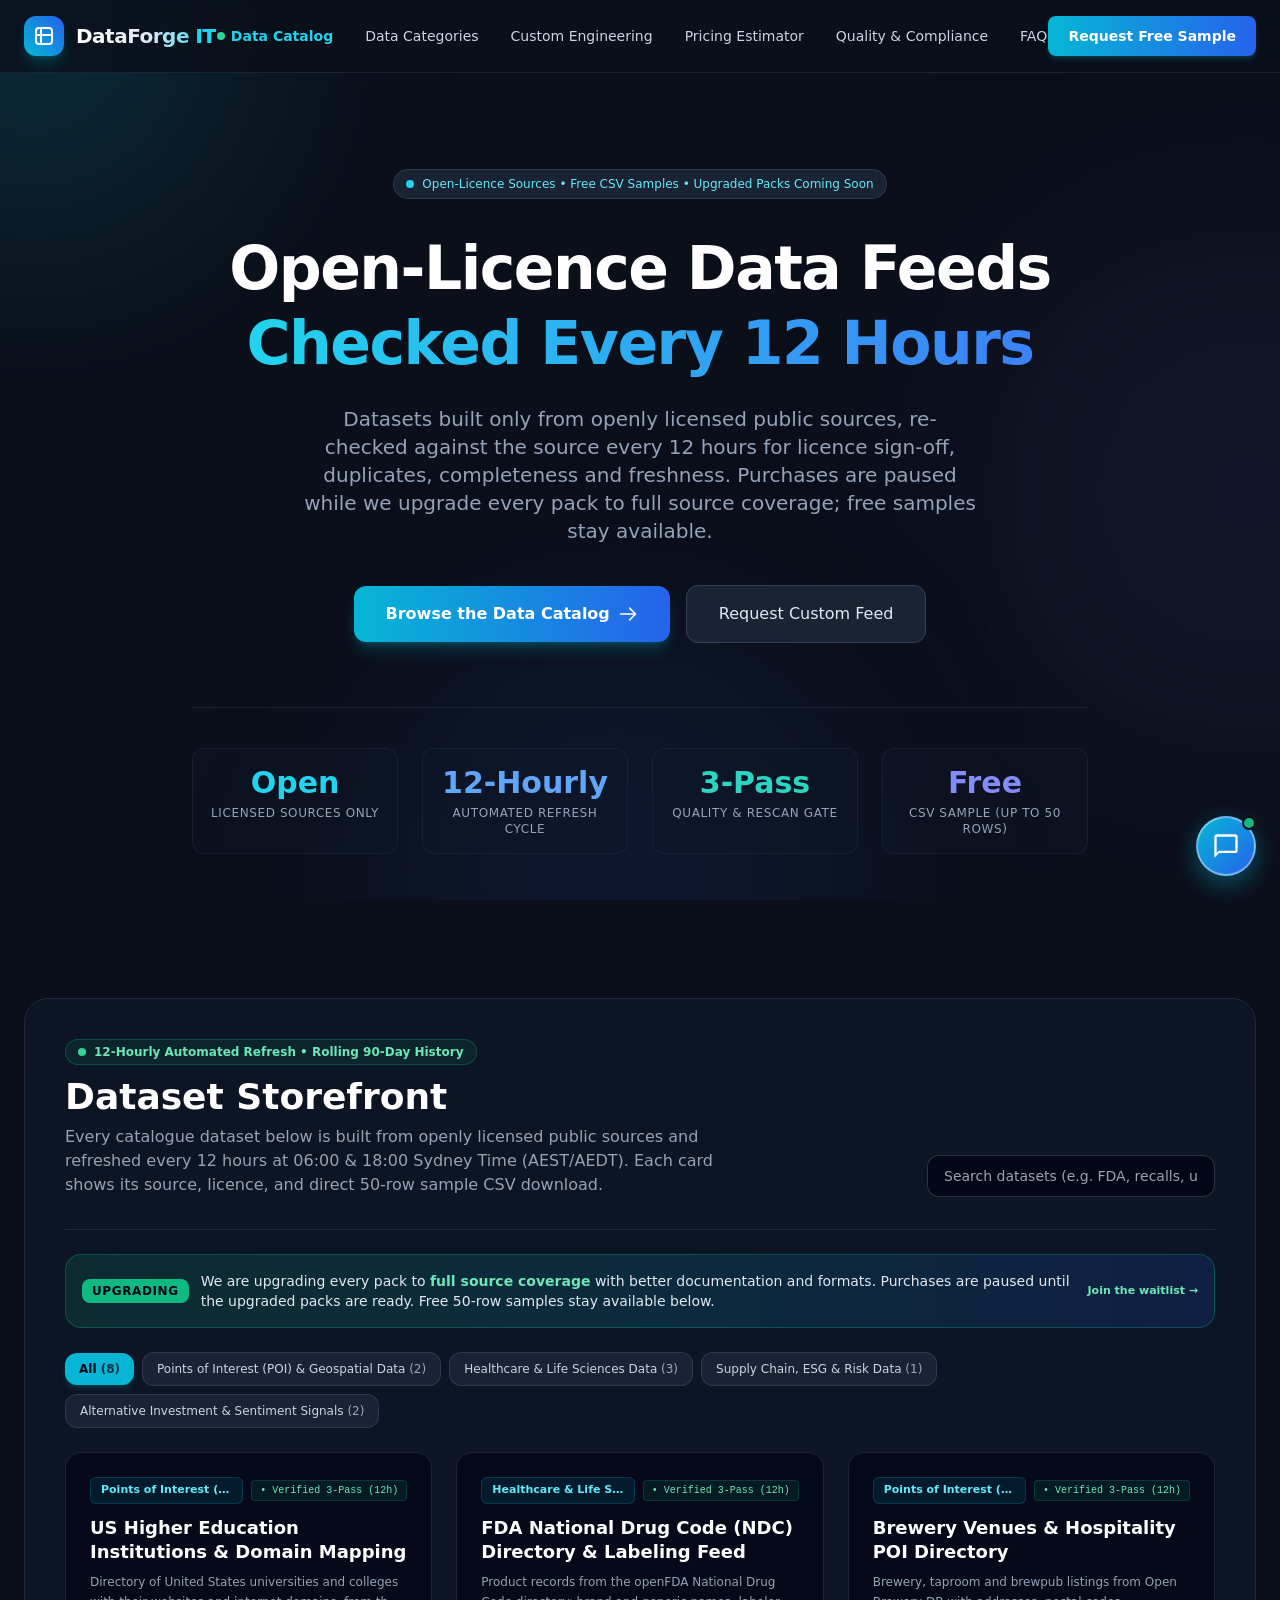
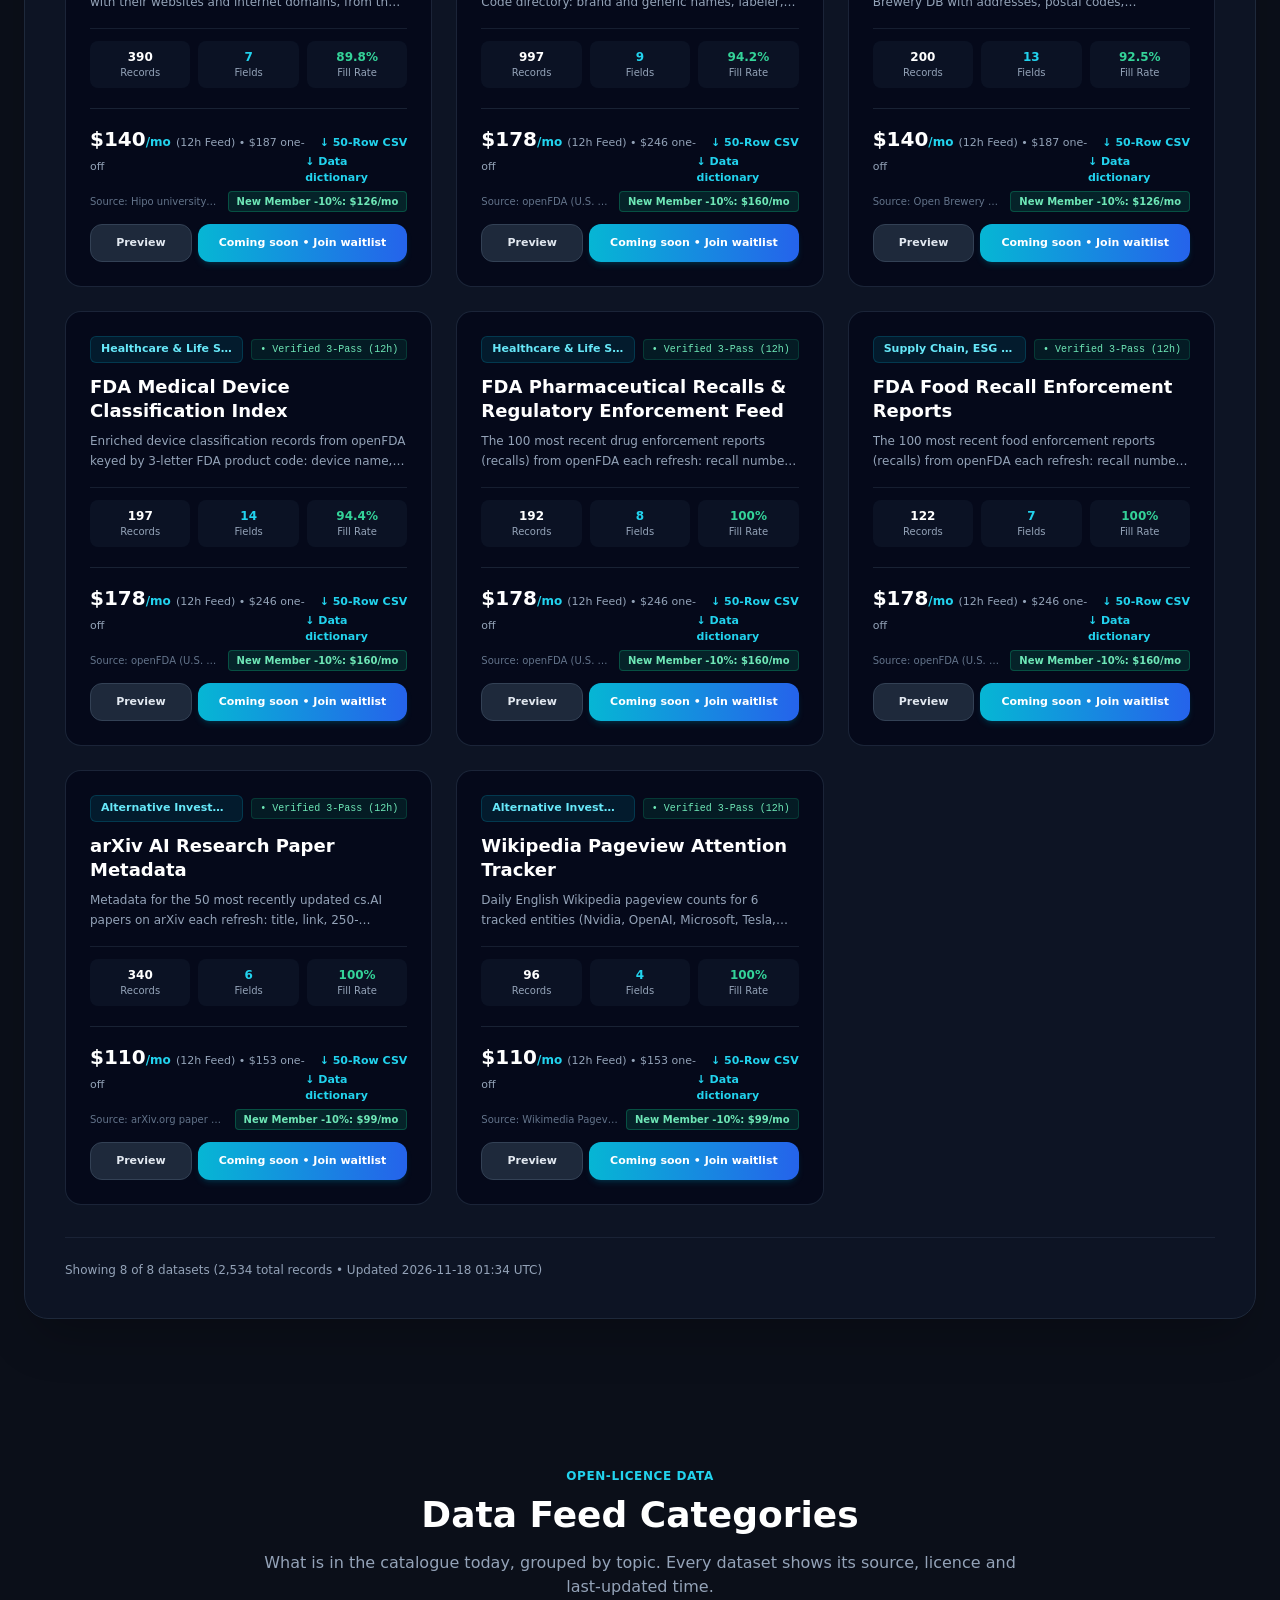
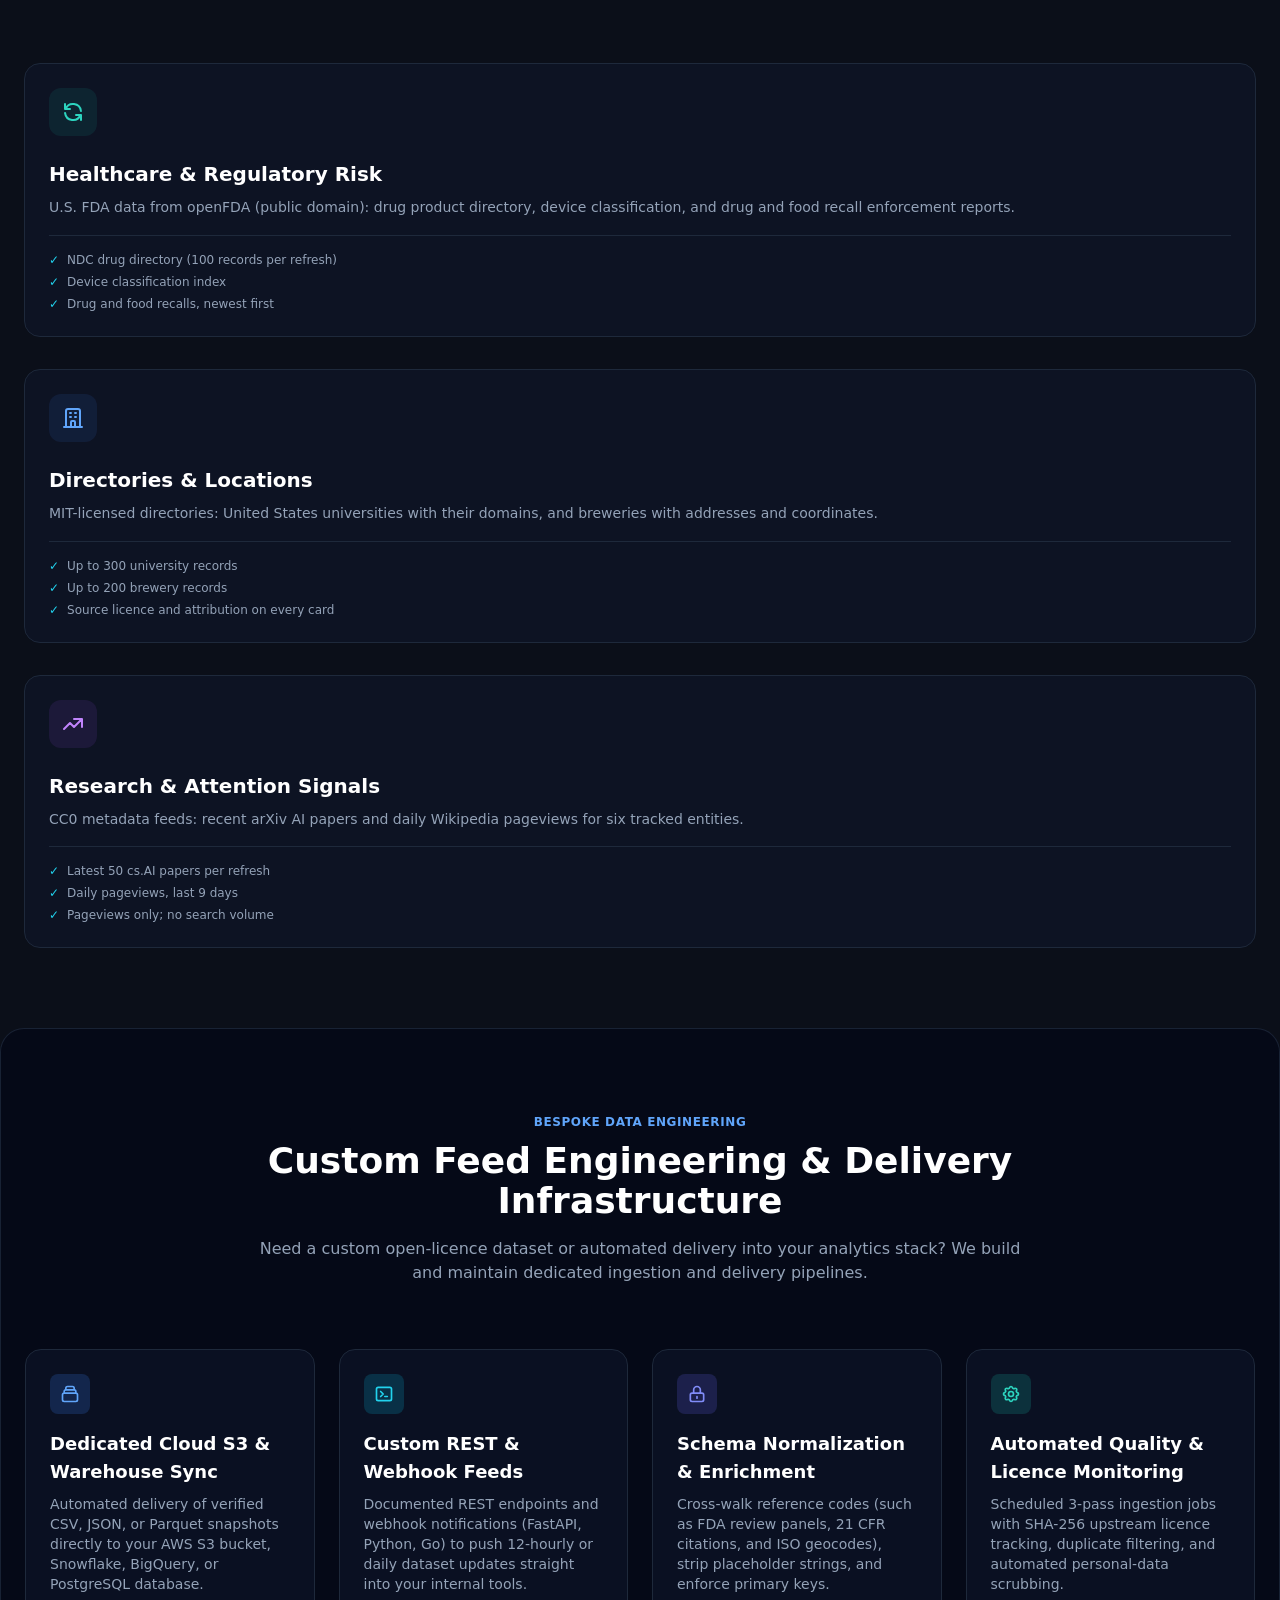
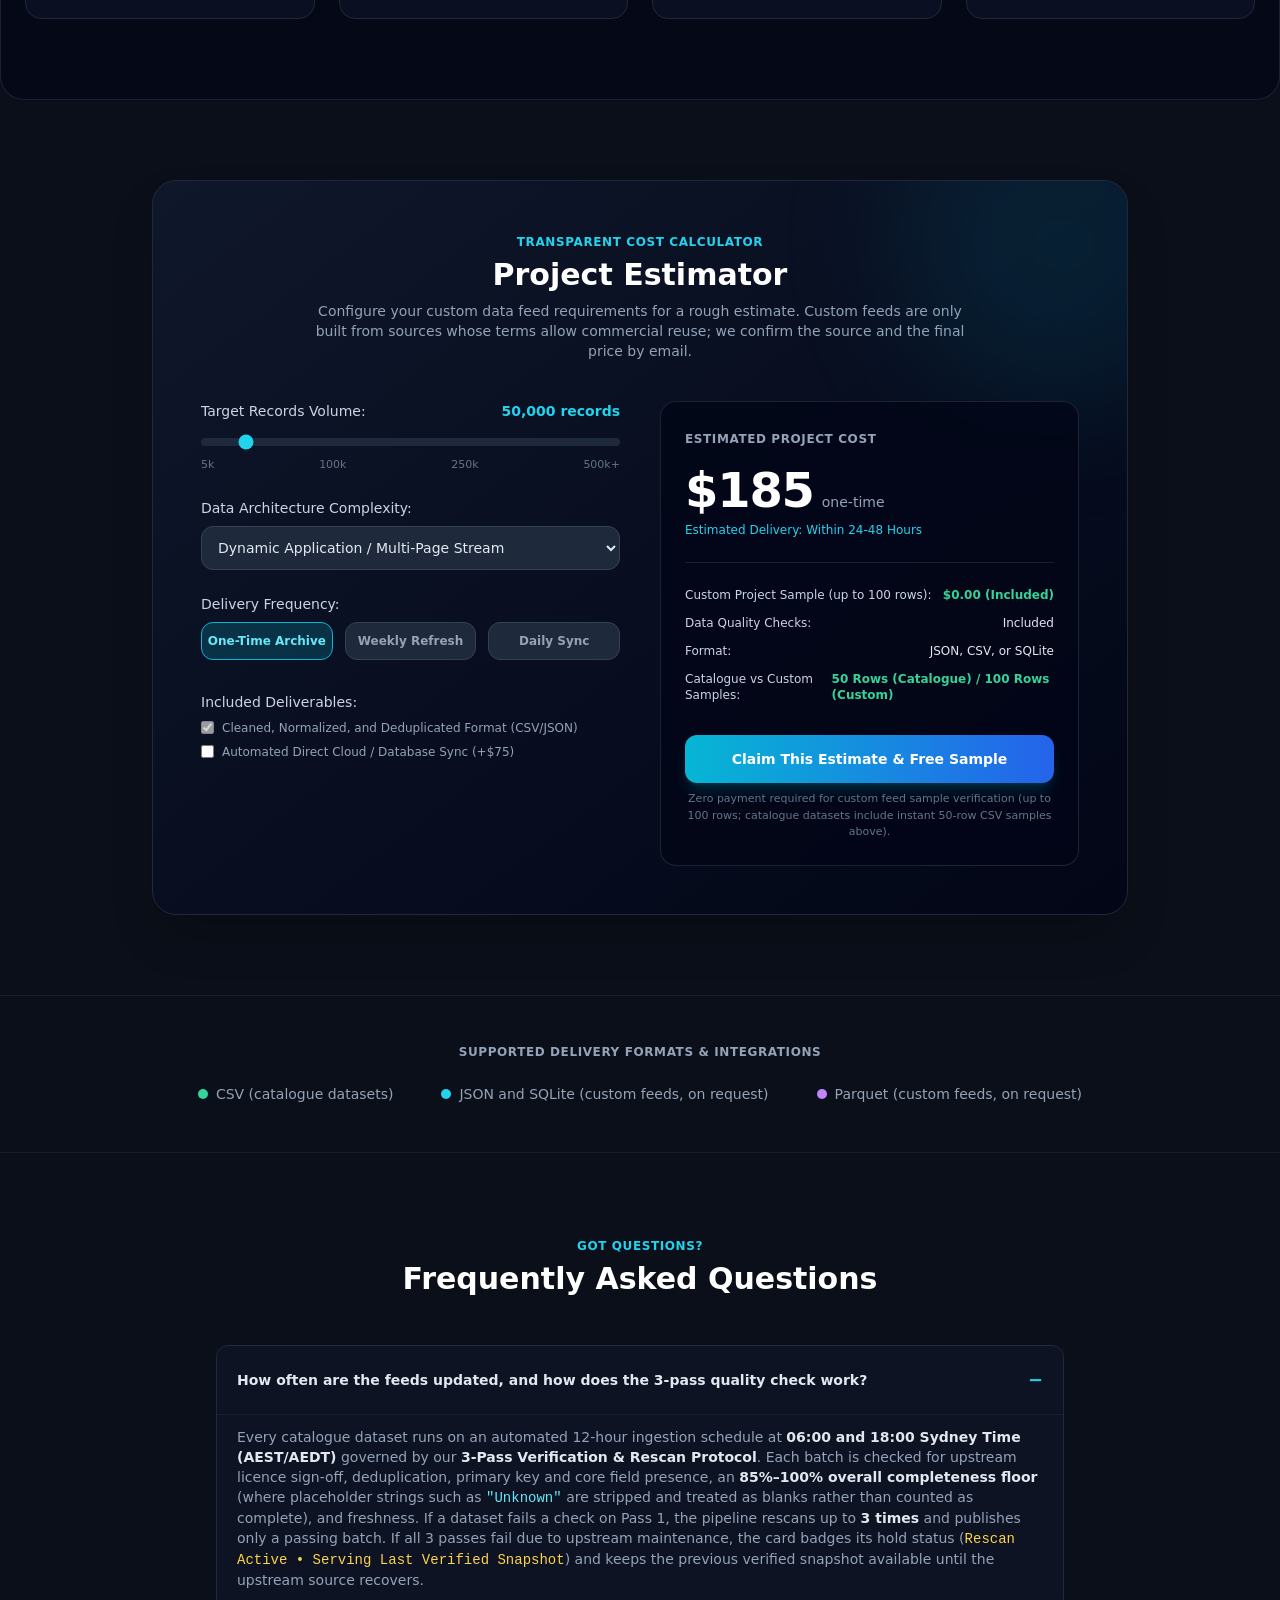
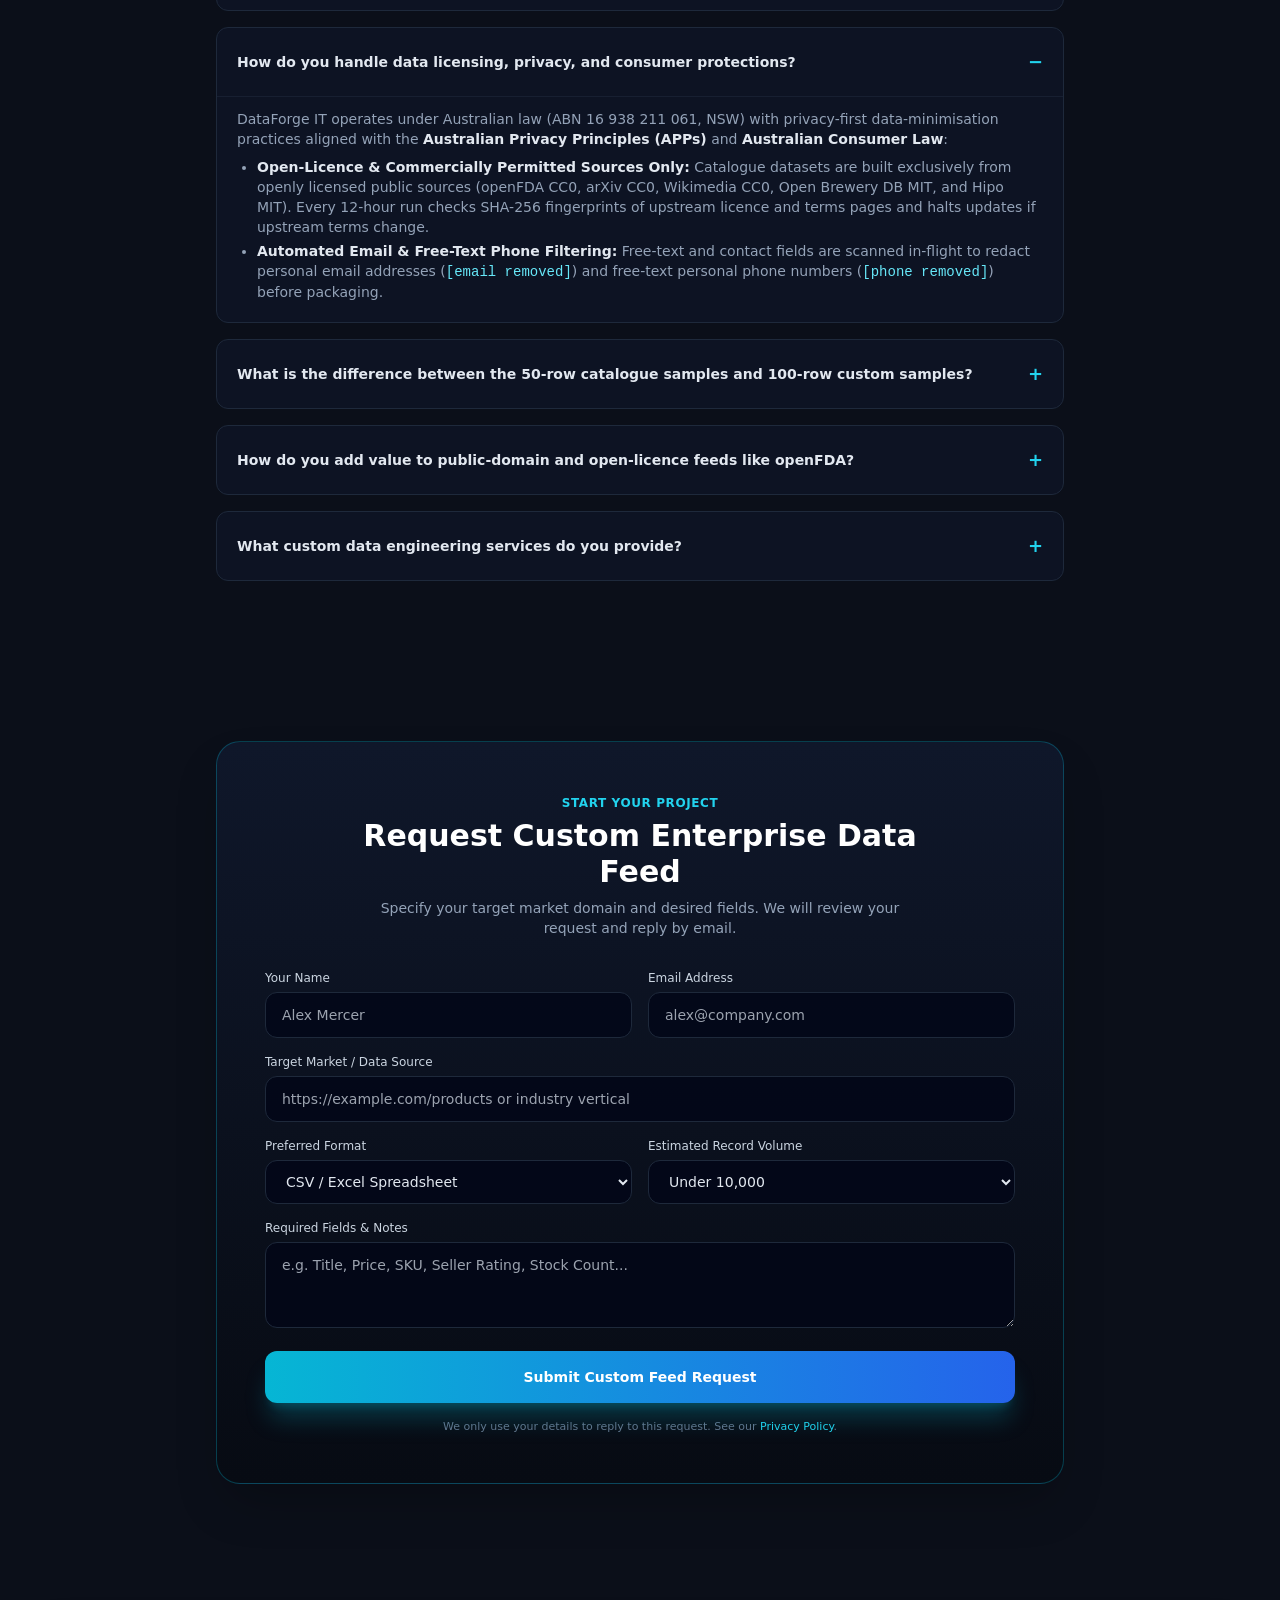
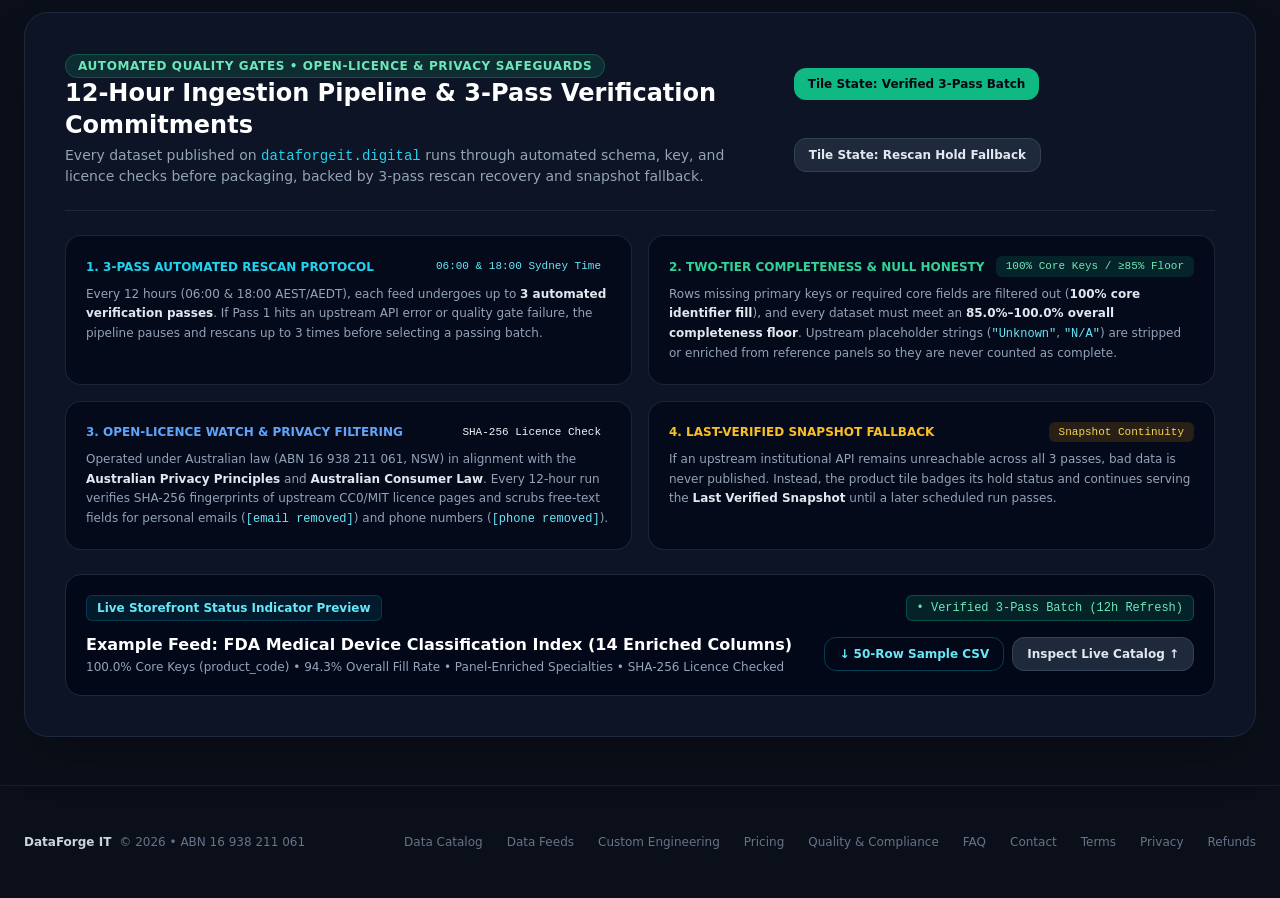
<file: index.html>
<!DOCTYPE html>
<html lang="en" class="scroll-smooth">
<head>
  <meta charset="UTF-8">
  <meta name="viewport" content="width=device-width, initial-scale=1.0">
  <title>DataForge IT | Open-Licence Data Feeds Checked Every 12 Hours</title>
  
  <!-- SEO & Social Preview Tags -->
  <meta name="description" content="Cleaned, ready-to-use datasets built from openly licensed public sources, re-checked every 12 hours. Free CSV sample (up to 50 rows) on every dataset.">
  <meta property="og:type" content="website">
  <meta property="og:url" content="https://dataforgeit.digital/">
  <meta property="og:title" content="DataForge IT &mdash; Open-Licence Data Feeds Refreshed Every 12 Hours">
  <meta property="og:description" content="Inspect schemas and download free sample CSVs (up to 50 rows): FDA recalls and drug data, research trends, universities and more. New members save 10%.">
  <meta name="twitter:card" content="summary">
  <meta name="twitter:title" content="DataForge IT &mdash; Open-Licence Data Feeds">
  <meta name="twitter:description" content="Upgraded packs coming soon. Free CSV sample (up to 50 rows) on every dataset.">
  
  <link rel="stylesheet" href="site.css">
  <style>
    @keyframes pulseGlow {
      0%, 100% { opacity: 0.4; transform: scale(1); }
      50% { opacity: 0.8; transform: scale(1.05); }
    }
    .glow-effect {
      animation: pulseGlow 6s ease-in-out infinite;
    }
    .custom-scrollbar::-webkit-scrollbar {
      width: 6px;
      height: 6px;
    }
    .custom-scrollbar::-webkit-scrollbar-track {
      background: rgba(0, 0, 0, 0.2);
    }
    .custom-scrollbar::-webkit-scrollbar-thumb {
      background: rgba(255, 255, 255, 0.2);
      border-radius: 4px;
    }
    .bg-amber-500 { background-color: rgb(245 158 11); }
    .bg-amber-500\/15 { background-color: rgb(245 158 11 / 0.15); }
    .border-amber-500\/30 { border-color: rgb(245 158 11 / 0.3); }
    .border-amber-500\/40 { border-color: rgb(245 158 11 / 0.4); }
    .text-amber-300 { color: rgb(252 211 77); }
    .text-amber-400 { color: rgb(251 191 36); }
    .bg-slate-900\/75 { background-color: rgb(15 23 42 / 0.75); }
    .bg-slate-950\/85 { background-color: rgb(2 6 23 / 0.85); }
  </style>
</head>
<body class="bg-[#0b0f19] text-slate-100 font-sans antialiased selection:bg-cyan-500 selection:text-white">

  <!-- Glow Background Orbs -->
  <div class="fixed inset-0 overflow-hidden pointer-events-none -z-10">
    <div class="absolute -top-40 -left-40 w-96 h-96 bg-cyan-500/20 rounded-full blur-[120px] glow-effect"></div>
    <div class="absolute top-1/3 -right-40 w-96 h-96 bg-indigo-500/15 rounded-full blur-[140px] glow-effect" style="animation-delay: 2s;"></div>
    <div class="absolute -bottom-40 left-1/3 w-96 h-96 bg-blue-600/15 rounded-full blur-[130px] glow-effect" style="animation-delay: 4s;"></div>
  </div>

  <!-- Navigation -->
  <nav class="sticky top-0 z-50 backdrop-blur-md bg-[#0b0f19]/80 border-b border-slate-800/80 px-6 py-4">
    <div class="max-w-7xl mx-auto flex items-center justify-between">
      <a href="https://dataforgeit.digital" class="flex items-center gap-3 hover:opacity-90 transition-opacity" title="DataForge IT Home">
        <div class="w-10 h-10 rounded-xl bg-gradient-to-tr from-cyan-500 to-blue-600 flex items-center justify-center shadow-lg shadow-cyan-500/25">
          <svg class="w-6 h-6 text-white" fill="none" stroke="currentColor" viewBox="0 0 24 24">
            <path stroke-linecap="round" stroke-linejoin="round" stroke-width="2" d="M4 7v10c0 2 1 3 3 3h10c2 0 3-1 3-3V7c0-2-1-3-3-3H7C5 4 4 5 4 7zm0 4h16M9 4v16"/>
          </svg>
        </div>
        <span class="text-xl font-bold tracking-tight bg-gradient-to-r from-white via-slate-200 to-cyan-400 bg-clip-text text-transparent">DataForge <span class="text-cyan-400">IT</span></span>
      </a>

      <div class="hidden md:flex items-center gap-8 text-sm font-medium text-slate-300">
        <a href="#catalog" class="text-cyan-400 font-semibold hover:text-cyan-300 transition-colors flex items-center gap-1.5">
          <span class="w-2 h-2 rounded-full bg-emerald-400 animate-pulse"></span>
          Data Catalog
        </a>
        <a href="#services" class="hover:text-cyan-400 transition-colors">Data Categories</a>
        <a href="#it-solutions" class="hover:text-cyan-400 transition-colors">Custom Engineering</a>
        <a href="#calculator" class="hover:text-cyan-400 transition-colors">Pricing Estimator</a>
        <a href="#compliance" class="hover:text-cyan-400 transition-colors">Quality &amp; Compliance</a>
        <a href="#faq" class="hover:text-cyan-400 transition-colors">FAQ</a>
      </div>

      <div class="flex items-center gap-3">
        <a href="#contact" class="px-5 py-2.5 rounded-lg bg-gradient-to-r from-cyan-500 to-blue-600 hover:from-cyan-400 hover:to-blue-500 text-white font-semibold text-sm shadow-md shadow-cyan-500/20 transition-all transform hover:-translate-y-0.5">
          Request Free Sample
        </a>
      </div>
    </div>
  </nav>

  <!-- Hero Section -->
  <header class="relative pt-24 pb-20 px-6 max-w-7xl mx-auto text-center">
    <div class="inline-flex items-center gap-2 px-3 py-1.5 rounded-full bg-slate-800/80 border border-slate-700/80 text-xs text-cyan-300 font-medium mb-8 backdrop-blur-sm">
      <span class="w-2 h-2 rounded-full bg-cyan-400 animate-ping"></span>
      Open-Licence Sources &bullet; Free CSV Samples &bullet; Upgraded Packs Coming Soon
    </div>

    <h1 class="text-4xl sm:text-6xl font-extrabold tracking-tight text-white max-w-4xl mx-auto leading-tight sm:leading-tight">
      Open-Licence Data Feeds <span class="bg-gradient-to-r from-cyan-400 to-blue-500 bg-clip-text text-transparent">Checked Every 12 Hours</span>
    </h1>

    <p class="mt-6 text-lg sm:text-xl text-slate-400 max-w-2xl mx-auto leading-relaxed">
      Datasets built only from openly licensed public sources, re-checked against the source every 12 hours for licence sign-off, duplicates, completeness and freshness. Purchases are paused while we upgrade every pack to full source coverage; free samples stay available.
    </p>

    <!-- CTAs -->
    <div class="mt-10 flex flex-col sm:flex-row items-center justify-center gap-4">
      <a href="#catalog" class="w-full sm:w-auto px-8 py-4 rounded-xl bg-gradient-to-r from-cyan-500 to-blue-600 hover:from-cyan-400 hover:to-blue-500 text-white font-semibold text-base shadow-lg shadow-cyan-500/25 transition-all transform hover:-translate-y-0.5 flex items-center justify-center gap-2">
        <span>Browse the Data Catalog</span>
        <svg class="w-5 h-5" fill="none" stroke="currentColor" viewBox="0 0 24 24"><path stroke-linecap="round" stroke-linejoin="round" stroke-width="2" d="M14 5l7 7m0 0l-7 7m7-7H3"/></svg>
      </a>
      <a href="#contact" class="w-full sm:w-auto px-8 py-4 rounded-xl bg-slate-800/80 hover:bg-slate-800 border border-slate-700 text-slate-200 font-medium text-base transition-colors flex items-center justify-center gap-2">
        <span>Request Custom Feed</span>
      </a>
    </div>

    <!-- Trust Stats -->
    <div class="mt-16 grid grid-cols-2 md:grid-cols-4 gap-6 max-w-4xl mx-auto pt-10 border-t border-slate-800/80">
      <div class="p-4 rounded-xl bg-slate-900/40 border border-slate-800/60">
        <div class="text-3xl font-extrabold text-cyan-400">Open</div>
        <div class="text-xs text-slate-400 mt-1 uppercase tracking-wider font-medium">Licensed Sources Only</div>
      </div>
      <div class="p-4 rounded-xl bg-slate-900/40 border border-slate-800/60">
        <div class="text-3xl font-extrabold text-blue-400">12-Hourly</div>
        <div class="text-xs text-slate-400 mt-1 uppercase tracking-wider font-medium">Automated Refresh Cycle</div>
      </div>
      <div class="p-4 rounded-xl bg-slate-900/40 border border-slate-800/60">
        <div class="text-3xl font-extrabold text-teal-400">3-Pass</div>
        <div class="text-xs text-slate-400 mt-1 uppercase tracking-wider font-medium">Quality &amp; Rescan Gate</div>
      </div>
      <div class="p-4 rounded-xl bg-slate-900/40 border border-slate-800/60">
        <div class="text-3xl font-extrabold text-indigo-400">Free</div>
        <div class="text-xs text-slate-400 mt-1 uppercase tracking-wider font-medium">CSV Sample (up to 50 rows)</div>
      </div>
    </div>
  </header>

  <!-- Direct Data Storefront -->
  <section id="catalog" class="py-16 px-6 max-w-7xl mx-auto">
    <div class="bg-slate-900/70 border border-slate-800 rounded-3xl p-6 sm:p-10 shadow-2xl backdrop-blur-xl">
      <div class="flex flex-col lg:flex-row lg:items-end justify-between gap-6 pb-8 border-b border-slate-800">
        <div>
          <div class="inline-flex items-center gap-2 px-3 py-1 rounded-full bg-emerald-500/10 border border-emerald-500/30 text-emerald-300 text-xs font-semibold mb-3">
            <span class="w-2 h-2 rounded-full bg-emerald-400 animate-ping"></span>
            12-Hourly Automated Refresh &bull; Rolling 90-Day History
          </div>
          <h2 class="text-3xl sm:text-4xl font-extrabold text-white">Dataset Storefront</h2>
          <p class="text-slate-400 mt-2 max-w-2xl text-sm sm:text-base">
            Every catalogue dataset below is built from openly licensed public sources and refreshed every 12 hours at 06:00 &amp; 18:00 Sydney Time (AEST/AEDT). Each card shows its source, licence, and direct 50-row sample CSV download.
          </p>
        </div>

        <div class="flex flex-col sm:flex-row items-stretch sm:items-center gap-3">
          <div class="relative">
            <input id="catalogSearch" type="text" oninput="renderCatalog()" placeholder="Search datasets (e.g. FDA, recalls, universities)..." class="w-full sm:w-72 bg-slate-950/90 border border-slate-700/80 rounded-xl pl-4 pr-4 py-2.5 text-sm text-slate-200 outline-none focus:border-cyan-400">
          </div>
        </div>
      </div>

      <!-- Standalone Removable 10% New Membership Promo Banner -->
      <div id="newMemberPromoBanner" class="mt-6 p-4 rounded-2xl bg-gradient-to-r from-emerald-500/15 via-cyan-500/15 to-blue-600/15 border border-emerald-500/30 flex flex-col sm:flex-row items-start sm:items-center justify-between gap-3">
        <div class="flex items-center gap-3">
          <span class="px-2.5 py-1 rounded-lg bg-emerald-500 text-slate-950 text-xs font-extrabold uppercase tracking-wider">Upgrading</span>
          <span class="text-xs sm:text-sm text-slate-200 font-medium">
            We are upgrading every pack to <strong class="text-emerald-300">full source coverage</strong> with better documentation and formats. Purchases are paused until the upgraded packs are ready. Free 50-row samples stay available below.
          </span>
        </div>
        <a href="#contact" class="text-[11px] text-emerald-300 font-semibold whitespace-nowrap hover:underline">Join the waitlist &rarr;</a>
      </div>

      <!-- Category Filter Tabs -->
      <div id="catalogCategories" class="flex flex-wrap items-center gap-2 pt-6 pb-6"></div>

      <!-- Dataset Grid -->
      <div id="catalogGrid" class="grid grid-cols-1 md:grid-cols-2 lg:grid-cols-3 gap-6">
        <div class="p-6 rounded-2xl bg-slate-950/70 border border-slate-800/90 hover:border-cyan-500/50 transition-all flex flex-col justify-between group">
          <div>
            <div class="flex items-center justify-between gap-2 mb-3">
              <span class="px-2.5 py-1 rounded-md bg-cyan-500/10 border border-cyan-500/20 text-[11px] font-semibold text-cyan-300 truncate">Points of Interest (POI) & Geospatial Data</span>
              <span class="px-2 py-0.5 rounded bg-emerald-500/10 border border-emerald-500/20 text-[10px] font-mono text-emerald-300 whitespace-nowrap">&bull; Verified 3-Pass (12h)</span>
            </div>
            <h3 class="text-lg font-bold text-white group-hover:text-cyan-400 transition-colors leading-snug">US Higher Education Institutions & Domain Mapping</h3>
            <p class="text-xs text-slate-400 mt-2 line-clamp-2 leading-relaxed">Directory of United States universities and colleges with their websites and internet domains, from the Hipo university-domains-list. Up to 300 records per refresh.</p>
            <p class="text-[10px] text-slate-500 mt-2 font-mono truncate" title="Columns: institution_name, country, alpha_two_code, state_province, domains, web_pages, collected_at_iso">Fields: institution_name, country, alpha_two_code, state_province, domains, web_pages, collected_at_iso</p>

            <div class="mt-4 pt-3 border-t border-slate-800/70 grid grid-cols-3 gap-2 text-center">
              <div class="p-2 rounded-lg bg-slate-900/70">
                <div class="text-xs font-extrabold text-white">390</div>
                <div class="text-[10px] text-slate-400">Records</div>
              </div>
              <div class="p-2 rounded-lg bg-slate-900/70">
                <div class="text-xs font-extrabold text-cyan-400">7</div>
                <div class="text-[10px] text-slate-400">Fields</div>
              </div>
              <div class="p-2 rounded-lg bg-slate-900/70">
                <div class="text-xs font-extrabold text-emerald-400">89.8%</div>
                <div class="text-[10px] text-slate-400">Fill Rate</div>
              </div>
            </div>
          </div>

          <div class="mt-5 pt-4 border-t border-slate-800/80">
            <div class="flex items-baseline justify-between mb-1">
              <div>
                <span class="text-xl font-extrabold text-white">$140<span class="text-xs font-semibold text-cyan-400">/mo</span></span>
                <span class="text-[11px] text-slate-400"> (12h Feed) &bull; $187 one-off</span>
              </div>
              <a href="samples/world_universities_poi_sample_50.csv" download class="text-[11px] font-semibold text-cyan-400 hover:underline">&darr; 50-Row CSV</a>
            </div>
            <div class="flex items-center justify-between gap-2 mb-3">
              <a href="https://github.com/Hipo/university-domains-list/blob/master/LICENSE.txt" target="_blank" rel="noopener" class="text-[10px] text-slate-500 hover:text-cyan-400 truncate" title="Source: Hipo university-domains-list &mdash; MIT License (c) Hipo">Source: Hipo university-domains-list &bull; MIT License (c) Hipo</a>
              <span class="px-2 py-0.5 rounded bg-emerald-500/15 border border-emerald-500/30 text-[10px] font-bold text-emerald-300 whitespace-nowrap">New Member -10%: $126/mo</span>
            </div>
            <div class="grid grid-cols-3 gap-1.5">
              <button onclick="openDatasetModal('world_universities_poi')" class="px-2.5 py-2.5 rounded-xl bg-slate-800 hover:bg-slate-700 border border-slate-700 text-slate-200 text-[11px] font-semibold transition-colors">
                Preview
              </button>
              <button onclick="joinWaitlist('world_universities_poi')" style="grid-column: span 2 / span 2" class="px-2.5 py-2.5 rounded-xl bg-gradient-to-r from-cyan-500 to-blue-600 hover:from-cyan-400 hover:to-blue-500 text-white text-[11px] font-bold shadow-md shadow-cyan-500/15 transition-all">
                Coming soon &bull; Join waitlist
              </button>
            </div>
          </div>
        </div>
        <div class="p-6 rounded-2xl bg-slate-950/70 border border-slate-800/90 hover:border-cyan-500/50 transition-all flex flex-col justify-between group">
          <div>
            <div class="flex items-center justify-between gap-2 mb-3">
              <span class="px-2.5 py-1 rounded-md bg-cyan-500/10 border border-cyan-500/20 text-[11px] font-semibold text-cyan-300 truncate">Healthcare & Life Sciences Data</span>
              <span class="px-2 py-0.5 rounded bg-emerald-500/10 border border-emerald-500/20 text-[10px] font-mono text-emerald-300 whitespace-nowrap">&bull; Verified 3-Pass (12h)</span>
            </div>
            <h3 class="text-lg font-bold text-white group-hover:text-cyan-400 transition-colors leading-snug">FDA National Drug Code (NDC) Directory & Labeling Feed</h3>
            <p class="text-xs text-slate-400 mt-2 line-clamp-2 leading-relaxed">Product records from the openFDA National Drug Code directory: brand and generic names, labeler, active ingredient, dosage form, route and marketing category. 100 records per refresh, accumulated into a rolling 90-day master file.</p>
            <p class="text-[10px] text-slate-500 mt-2 font-mono truncate" title="Columns: product_ndc, brand_name, generic_name, labeler_name, active_ingredient, dosage_form, route, marketing_category, collected_at_iso">Fields: product_ndc, brand_name, generic_name, labeler_name, active_ingredient, dosage_form, route, marketing_category, collected_at_iso</p>

            <div class="mt-4 pt-3 border-t border-slate-800/70 grid grid-cols-3 gap-2 text-center">
              <div class="p-2 rounded-lg bg-slate-900/70">
                <div class="text-xs font-extrabold text-white">200</div>
                <div class="text-[10px] text-slate-400">Records</div>
              </div>
              <div class="p-2 rounded-lg bg-slate-900/70">
                <div class="text-xs font-extrabold text-cyan-400">9</div>
                <div class="text-[10px] text-slate-400">Fields</div>
              </div>
              <div class="p-2 rounded-lg bg-slate-900/70">
                <div class="text-xs font-extrabold text-emerald-400">93.5%</div>
                <div class="text-[10px] text-slate-400">Fill Rate</div>
              </div>
            </div>
          </div>

          <div class="mt-5 pt-4 border-t border-slate-800/80">
            <div class="flex items-baseline justify-between mb-1">
              <div>
                <span class="text-xl font-extrabold text-white">$178<span class="text-xs font-semibold text-cyan-400">/mo</span></span>
                <span class="text-[11px] text-slate-400"> (12h Feed) &bull; $246 one-off</span>
              </div>
              <a href="samples/openfda_drug_ndc_sample_50.csv" download class="text-[11px] font-semibold text-cyan-400 hover:underline">&darr; 50-Row CSV</a>
            </div>
            <div class="flex items-center justify-between gap-2 mb-3">
              <a href="https://open.fda.gov/license/" target="_blank" rel="noopener" class="text-[10px] text-slate-500 hover:text-cyan-400 truncate" title="Source: openFDA (U.S. Food & Drug Administration) &mdash; Public domain (CC0)">Source: openFDA (U.S. Food & Drug Administration) &bull; Public domain (CC0)</a>
              <span class="px-2 py-0.5 rounded bg-emerald-500/15 border border-emerald-500/30 text-[10px] font-bold text-emerald-300 whitespace-nowrap">New Member -10%: $160/mo</span>
            </div>
            <div class="grid grid-cols-3 gap-1.5">
              <button onclick="openDatasetModal('openfda_drug_ndc')" class="px-2.5 py-2.5 rounded-xl bg-slate-800 hover:bg-slate-700 border border-slate-700 text-slate-200 text-[11px] font-semibold transition-colors">
                Preview
              </button>
              <button onclick="joinWaitlist('openfda_drug_ndc')" style="grid-column: span 2 / span 2" class="px-2.5 py-2.5 rounded-xl bg-gradient-to-r from-cyan-500 to-blue-600 hover:from-cyan-400 hover:to-blue-500 text-white text-[11px] font-bold shadow-md shadow-cyan-500/15 transition-all">
                Coming soon &bull; Join waitlist
              </button>
            </div>
          </div>
        </div>
        <div class="p-6 rounded-2xl bg-slate-950/70 border border-slate-800/90 hover:border-cyan-500/50 transition-all flex flex-col justify-between group">
          <div>
            <div class="flex items-center justify-between gap-2 mb-3">
              <span class="px-2.5 py-1 rounded-md bg-cyan-500/10 border border-cyan-500/20 text-[11px] font-semibold text-cyan-300 truncate">Points of Interest (POI) & Geospatial Data</span>
              <span class="px-2 py-0.5 rounded bg-emerald-500/10 border border-emerald-500/20 text-[10px] font-mono text-emerald-300 whitespace-nowrap">&bull; Verified 3-Pass (12h)</span>
            </div>
            <h3 class="text-lg font-bold text-white group-hover:text-cyan-400 transition-colors leading-snug">Brewery Venues & Hospitality POI Directory</h3>
            <p class="text-xs text-slate-400 mt-2 line-clamp-2 leading-relaxed">Brewery, taproom and brewpub listings from Open Brewery DB with addresses, postal codes, coordinates and websites where available. Up to 200 records per refresh.</p>
            <p class="text-[10px] text-slate-500 mt-2 font-mono truncate" title="Columns: venue_id, venue_name, venue_type, address, city, state_province, postal_code, country, latitude, longitude, phone, website_url, collected_at_iso">Fields: venue_id, venue_name, venue_type, address, city, state_province, postal_code, country, latitude, longitude, phone, website_url, collected_at_iso</p>

            <div class="mt-4 pt-3 border-t border-slate-800/70 grid grid-cols-3 gap-2 text-center">
              <div class="p-2 rounded-lg bg-slate-900/70">
                <div class="text-xs font-extrabold text-white">200</div>
                <div class="text-[10px] text-slate-400">Records</div>
              </div>
              <div class="p-2 rounded-lg bg-slate-900/70">
                <div class="text-xs font-extrabold text-cyan-400">13</div>
                <div class="text-[10px] text-slate-400">Fields</div>
              </div>
              <div class="p-2 rounded-lg bg-slate-900/70">
                <div class="text-xs font-extrabold text-emerald-400">93.2%</div>
                <div class="text-[10px] text-slate-400">Fill Rate</div>
              </div>
            </div>
          </div>

          <div class="mt-5 pt-4 border-t border-slate-800/80">
            <div class="flex items-baseline justify-between mb-1">
              <div>
                <span class="text-xl font-extrabold text-white">$140<span class="text-xs font-semibold text-cyan-400">/mo</span></span>
                <span class="text-[11px] text-slate-400"> (12h Feed) &bull; $187 one-off</span>
              </div>
              <a href="samples/open_brewery_poi_sample_50.csv" download class="text-[11px] font-semibold text-cyan-400 hover:underline">&darr; 50-Row CSV</a>
            </div>
            <div class="flex items-center justify-between gap-2 mb-3">
              <a href="https://github.com/openbrewerydb/openbrewerydb/blob/master/LICENSE" target="_blank" rel="noopener" class="text-[10px] text-slate-500 hover:text-cyan-400 truncate" title="Source: Open Brewery DB &mdash; MIT License (c) Open Brewery DB">Source: Open Brewery DB &bull; MIT License (c) Open Brewery DB</a>
              <span class="px-2 py-0.5 rounded bg-emerald-500/15 border border-emerald-500/30 text-[10px] font-bold text-emerald-300 whitespace-nowrap">New Member -10%: $126/mo</span>
            </div>
            <div class="grid grid-cols-3 gap-1.5">
              <button onclick="openDatasetModal('open_brewery_poi')" class="px-2.5 py-2.5 rounded-xl bg-slate-800 hover:bg-slate-700 border border-slate-700 text-slate-200 text-[11px] font-semibold transition-colors">
                Preview
              </button>
              <button onclick="joinWaitlist('open_brewery_poi')" style="grid-column: span 2 / span 2" class="px-2.5 py-2.5 rounded-xl bg-gradient-to-r from-cyan-500 to-blue-600 hover:from-cyan-400 hover:to-blue-500 text-white text-[11px] font-bold shadow-md shadow-cyan-500/15 transition-all">
                Coming soon &bull; Join waitlist
              </button>
            </div>
          </div>
        </div>
        <div class="p-6 rounded-2xl bg-slate-950/70 border border-slate-800/90 hover:border-cyan-500/50 transition-all flex flex-col justify-between group">
          <div>
            <div class="flex items-center justify-between gap-2 mb-3">
              <span class="px-2.5 py-1 rounded-md bg-cyan-500/10 border border-cyan-500/20 text-[11px] font-semibold text-cyan-300 truncate">Healthcare & Life Sciences Data</span>
              <span class="px-2 py-0.5 rounded bg-emerald-500/10 border border-emerald-500/20 text-[10px] font-mono text-emerald-300 whitespace-nowrap">&bull; Verified 3-Pass (12h)</span>
            </div>
            <h3 class="text-lg font-bold text-white group-hover:text-cyan-400 transition-colors leading-snug">FDA Medical Device Classification Index</h3>
            <p class="text-xs text-slate-400 mt-2 line-clamp-2 leading-relaxed">Enriched device classification records from openFDA keyed by 3-letter FDA product code: device name, class code and label (Class I/II/III/Unclassified), panel-resolved medical specialty, 21 CFR regulation number, submission type, implant/life-support/GMP-exempt/third-party flags, and device definition. 100 records per refresh in a rolling 90-day master file.</p>
            <p class="text-[10px] text-slate-500 mt-2 font-mono truncate" title="Columns: product_code, device_name, device_class, device_class_label, medical_specialty, review_panel, regulation_number, submission_type_id, implant_flag, life_sustain_support_flag, gmp_exempt_flag, third_party_flag, definition, collected_at_iso">Fields: product_code, device_name, device_class, device_class_label, medical_specialty, review_panel, regulation_number, submission_type_id, implant_flag, life_sustain_support_flag, gmp_exempt_flag, third_party_flag, definition, collected_at_iso</p>

            <div class="mt-4 pt-3 border-t border-slate-800/70 grid grid-cols-3 gap-2 text-center">
              <div class="p-2 rounded-lg bg-slate-900/70">
                <div class="text-xs font-extrabold text-white">100</div>
                <div class="text-[10px] text-slate-400">Records</div>
              </div>
              <div class="p-2 rounded-lg bg-slate-900/70">
                <div class="text-xs font-extrabold text-cyan-400">14</div>
                <div class="text-[10px] text-slate-400">Fields</div>
              </div>
              <div class="p-2 rounded-lg bg-slate-900/70">
                <div class="text-xs font-extrabold text-emerald-400">94.3%</div>
                <div class="text-[10px] text-slate-400">Fill Rate</div>
              </div>
            </div>
          </div>

          <div class="mt-5 pt-4 border-t border-slate-800/80">
            <div class="flex items-baseline justify-between mb-1">
              <div>
                <span class="text-xl font-extrabold text-white">$178<span class="text-xs font-semibold text-cyan-400">/mo</span></span>
                <span class="text-[11px] text-slate-400"> (12h Feed) &bull; $246 one-off</span>
              </div>
              <a href="samples/fda_medical_devices_sample_50.csv" download class="text-[11px] font-semibold text-cyan-400 hover:underline">&darr; 50-Row CSV</a>
            </div>
            <div class="flex items-center justify-between gap-2 mb-3">
              <a href="https://open.fda.gov/license/" target="_blank" rel="noopener" class="text-[10px] text-slate-500 hover:text-cyan-400 truncate" title="Source: openFDA (U.S. Food & Drug Administration) &mdash; Public domain (CC0)">Source: openFDA (U.S. Food & Drug Administration) &bull; Public domain (CC0)</a>
              <span class="px-2 py-0.5 rounded bg-emerald-500/15 border border-emerald-500/30 text-[10px] font-bold text-emerald-300 whitespace-nowrap">New Member -10%: $160/mo</span>
            </div>
            <div class="grid grid-cols-3 gap-1.5">
              <button onclick="openDatasetModal('fda_medical_devices')" class="px-2.5 py-2.5 rounded-xl bg-slate-800 hover:bg-slate-700 border border-slate-700 text-slate-200 text-[11px] font-semibold transition-colors">
                Preview
              </button>
              <button onclick="joinWaitlist('fda_medical_devices')" style="grid-column: span 2 / span 2" class="px-2.5 py-2.5 rounded-xl bg-gradient-to-r from-cyan-500 to-blue-600 hover:from-cyan-400 hover:to-blue-500 text-white text-[11px] font-bold shadow-md shadow-cyan-500/15 transition-all">
                Coming soon &bull; Join waitlist
              </button>
            </div>
          </div>
        </div>
        <div class="p-6 rounded-2xl bg-slate-950/70 border border-slate-800/90 hover:border-cyan-500/50 transition-all flex flex-col justify-between group">
          <div>
            <div class="flex items-center justify-between gap-2 mb-3">
              <span class="px-2.5 py-1 rounded-md bg-cyan-500/10 border border-cyan-500/20 text-[11px] font-semibold text-cyan-300 truncate">Healthcare & Life Sciences Data</span>
              <span class="px-2 py-0.5 rounded bg-emerald-500/10 border border-emerald-500/20 text-[10px] font-mono text-emerald-300 whitespace-nowrap">&bull; Verified 3-Pass (12h)</span>
            </div>
            <h3 class="text-lg font-bold text-white group-hover:text-cyan-400 transition-colors leading-snug">FDA Pharmaceutical Recalls & Regulatory Enforcement Feed</h3>
            <p class="text-xs text-slate-400 mt-2 line-clamp-2 leading-relaxed">The 100 most recent drug enforcement reports (recalls) from openFDA each refresh: recall number, firm, classification, status, reason and product description, accumulated into a rolling 90-day master file.</p>
            <p class="text-[10px] text-slate-500 mt-2 font-mono truncate" title="Columns: recall_number, recalling_firm, classification, status, reason_for_recall, product_description, recall_initiation_date, collected_at_iso">Fields: recall_number, recalling_firm, classification, status, reason_for_recall, product_description, recall_initiation_date, collected_at_iso</p>

            <div class="mt-4 pt-3 border-t border-slate-800/70 grid grid-cols-3 gap-2 text-center">
              <div class="p-2 rounded-lg bg-slate-900/70">
                <div class="text-xs font-extrabold text-white">136</div>
                <div class="text-[10px] text-slate-400">Records</div>
              </div>
              <div class="p-2 rounded-lg bg-slate-900/70">
                <div class="text-xs font-extrabold text-cyan-400">8</div>
                <div class="text-[10px] text-slate-400">Fields</div>
              </div>
              <div class="p-2 rounded-lg bg-slate-900/70">
                <div class="text-xs font-extrabold text-emerald-400">100.0%</div>
                <div class="text-[10px] text-slate-400">Fill Rate</div>
              </div>
            </div>
          </div>

          <div class="mt-5 pt-4 border-t border-slate-800/80">
            <div class="flex items-baseline justify-between mb-1">
              <div>
                <span class="text-xl font-extrabold text-white">$178<span class="text-xs font-semibold text-cyan-400">/mo</span></span>
                <span class="text-[11px] text-slate-400"> (12h Feed) &bull; $246 one-off</span>
              </div>
              <a href="samples/fda_drug_recalls_sample_50.csv" download class="text-[11px] font-semibold text-cyan-400 hover:underline">&darr; 50-Row CSV</a>
            </div>
            <div class="flex items-center justify-between gap-2 mb-3">
              <a href="https://open.fda.gov/license/" target="_blank" rel="noopener" class="text-[10px] text-slate-500 hover:text-cyan-400 truncate" title="Source: openFDA (U.S. Food & Drug Administration) &mdash; Public domain (CC0)">Source: openFDA (U.S. Food & Drug Administration) &bull; Public domain (CC0)</a>
              <span class="px-2 py-0.5 rounded bg-emerald-500/15 border border-emerald-500/30 text-[10px] font-bold text-emerald-300 whitespace-nowrap">New Member -10%: $160/mo</span>
            </div>
            <div class="grid grid-cols-3 gap-1.5">
              <button onclick="openDatasetModal('fda_drug_recalls')" class="px-2.5 py-2.5 rounded-xl bg-slate-800 hover:bg-slate-700 border border-slate-700 text-slate-200 text-[11px] font-semibold transition-colors">
                Preview
              </button>
              <button onclick="joinWaitlist('fda_drug_recalls')" style="grid-column: span 2 / span 2" class="px-2.5 py-2.5 rounded-xl bg-gradient-to-r from-cyan-500 to-blue-600 hover:from-cyan-400 hover:to-blue-500 text-white text-[11px] font-bold shadow-md shadow-cyan-500/15 transition-all">
                Coming soon &bull; Join waitlist
              </button>
            </div>
          </div>
        </div>
        <div class="p-6 rounded-2xl bg-slate-950/70 border border-slate-800/90 hover:border-cyan-500/50 transition-all flex flex-col justify-between group">
          <div>
            <div class="flex items-center justify-between gap-2 mb-3">
              <span class="px-2.5 py-1 rounded-md bg-cyan-500/10 border border-cyan-500/20 text-[11px] font-semibold text-cyan-300 truncate">Supply Chain, ESG & Risk Data</span>
              <span class="px-2 py-0.5 rounded bg-emerald-500/10 border border-emerald-500/20 text-[10px] font-mono text-emerald-300 whitespace-nowrap">&bull; Verified 3-Pass (12h)</span>
            </div>
            <h3 class="text-lg font-bold text-white group-hover:text-cyan-400 transition-colors leading-snug">FDA Food Recall Enforcement Reports</h3>
            <p class="text-xs text-slate-400 mt-2 line-clamp-2 leading-relaxed">The 100 most recent food enforcement reports (recalls) from openFDA each refresh: recall number, firm, classification, reason, voluntary or mandated, and report date, accumulated into a rolling 90-day master file. United States data.</p>
            <p class="text-[10px] text-slate-500 mt-2 font-mono truncate" title="Columns: recall_number, recalling_firm, classification, reason_for_recall, voluntary_mandated, report_date, collected_at_iso">Fields: recall_number, recalling_firm, classification, reason_for_recall, voluntary_mandated, report_date, collected_at_iso</p>

            <div class="mt-4 pt-3 border-t border-slate-800/70 grid grid-cols-3 gap-2 text-center">
              <div class="p-2 rounded-lg bg-slate-900/70">
                <div class="text-xs font-extrabold text-white">111</div>
                <div class="text-[10px] text-slate-400">Records</div>
              </div>
              <div class="p-2 rounded-lg bg-slate-900/70">
                <div class="text-xs font-extrabold text-cyan-400">7</div>
                <div class="text-[10px] text-slate-400">Fields</div>
              </div>
              <div class="p-2 rounded-lg bg-slate-900/70">
                <div class="text-xs font-extrabold text-emerald-400">100.0%</div>
                <div class="text-[10px] text-slate-400">Fill Rate</div>
              </div>
            </div>
          </div>

          <div class="mt-5 pt-4 border-t border-slate-800/80">
            <div class="flex items-baseline justify-between mb-1">
              <div>
                <span class="text-xl font-extrabold text-white">$178<span class="text-xs font-semibold text-cyan-400">/mo</span></span>
                <span class="text-[11px] text-slate-400"> (12h Feed) &bull; $246 one-off</span>
              </div>
              <a href="samples/fda_food_recalls_sample_50.csv" download class="text-[11px] font-semibold text-cyan-400 hover:underline">&darr; 50-Row CSV</a>
            </div>
            <div class="flex items-center justify-between gap-2 mb-3">
              <a href="https://open.fda.gov/license/" target="_blank" rel="noopener" class="text-[10px] text-slate-500 hover:text-cyan-400 truncate" title="Source: openFDA (U.S. Food & Drug Administration) &mdash; Public domain (CC0)">Source: openFDA (U.S. Food & Drug Administration) &bull; Public domain (CC0)</a>
              <span class="px-2 py-0.5 rounded bg-emerald-500/15 border border-emerald-500/30 text-[10px] font-bold text-emerald-300 whitespace-nowrap">New Member -10%: $160/mo</span>
            </div>
            <div class="grid grid-cols-3 gap-1.5">
              <button onclick="openDatasetModal('fda_food_recalls')" class="px-2.5 py-2.5 rounded-xl bg-slate-800 hover:bg-slate-700 border border-slate-700 text-slate-200 text-[11px] font-semibold transition-colors">
                Preview
              </button>
              <button onclick="joinWaitlist('fda_food_recalls')" style="grid-column: span 2 / span 2" class="px-2.5 py-2.5 rounded-xl bg-gradient-to-r from-cyan-500 to-blue-600 hover:from-cyan-400 hover:to-blue-500 text-white text-[11px] font-bold shadow-md shadow-cyan-500/15 transition-all">
                Coming soon &bull; Join waitlist
              </button>
            </div>
          </div>
        </div>
        <div class="p-6 rounded-2xl bg-slate-950/70 border border-slate-800/90 hover:border-cyan-500/50 transition-all flex flex-col justify-between group">
          <div>
            <div class="flex items-center justify-between gap-2 mb-3">
              <span class="px-2.5 py-1 rounded-md bg-cyan-500/10 border border-cyan-500/20 text-[11px] font-semibold text-cyan-300 truncate">Alternative Investment & Sentiment Signals</span>
              <span class="px-2 py-0.5 rounded bg-emerald-500/10 border border-emerald-500/20 text-[10px] font-mono text-emerald-300 whitespace-nowrap">&bull; Verified 3-Pass (12h)</span>
            </div>
            <h3 class="text-lg font-bold text-white group-hover:text-cyan-400 transition-colors leading-snug">arXiv AI Research Paper Metadata</h3>
            <p class="text-xs text-slate-400 mt-2 line-clamp-2 leading-relaxed">Metadata for the 50 most recently updated cs.AI papers on arXiv each refresh: title, link, 250-character abstract preview and update date, accumulated into a rolling 90-day master file.</p>
            <p class="text-[10px] text-slate-500 mt-2 font-mono truncate" title="Columns: paper_title, arxiv_url, abstract_preview, publication_date, category, collected_at_iso">Fields: paper_title, arxiv_url, abstract_preview, publication_date, category, collected_at_iso</p>

            <div class="mt-4 pt-3 border-t border-slate-800/70 grid grid-cols-3 gap-2 text-center">
              <div class="p-2 rounded-lg bg-slate-900/70">
                <div class="text-xs font-extrabold text-white">90</div>
                <div class="text-[10px] text-slate-400">Records</div>
              </div>
              <div class="p-2 rounded-lg bg-slate-900/70">
                <div class="text-xs font-extrabold text-cyan-400">6</div>
                <div class="text-[10px] text-slate-400">Fields</div>
              </div>
              <div class="p-2 rounded-lg bg-slate-900/70">
                <div class="text-xs font-extrabold text-emerald-400">100.0%</div>
                <div class="text-[10px] text-slate-400">Fill Rate</div>
              </div>
            </div>
          </div>

          <div class="mt-5 pt-4 border-t border-slate-800/80">
            <div class="flex items-baseline justify-between mb-1">
              <div>
                <span class="text-xl font-extrabold text-white">$110<span class="text-xs font-semibold text-cyan-400">/mo</span></span>
                <span class="text-[11px] text-slate-400"> (12h Feed) &bull; $153 one-off</span>
              </div>
              <a href="samples/arxiv_ai_research_sample_50.csv" download class="text-[11px] font-semibold text-cyan-400 hover:underline">&darr; 50-Row CSV</a>
            </div>
            <div class="flex items-center justify-between gap-2 mb-3">
              <a href="https://info.arxiv.org/help/api/tou.html" target="_blank" rel="noopener" class="text-[10px] text-slate-500 hover:text-cyan-400 truncate" title="Source: arXiv.org paper metadata &mdash; CC0 (metadata only)">Source: arXiv.org paper metadata &bull; CC0 (metadata only)</a>
              <span class="px-2 py-0.5 rounded bg-emerald-500/15 border border-emerald-500/30 text-[10px] font-bold text-emerald-300 whitespace-nowrap">New Member -10%: $99/mo</span>
            </div>
            <div class="grid grid-cols-3 gap-1.5">
              <button onclick="openDatasetModal('arxiv_ai_research')" class="px-2.5 py-2.5 rounded-xl bg-slate-800 hover:bg-slate-700 border border-slate-700 text-slate-200 text-[11px] font-semibold transition-colors">
                Preview
              </button>
              <button onclick="joinWaitlist('arxiv_ai_research')" style="grid-column: span 2 / span 2" class="px-2.5 py-2.5 rounded-xl bg-gradient-to-r from-cyan-500 to-blue-600 hover:from-cyan-400 hover:to-blue-500 text-white text-[11px] font-bold shadow-md shadow-cyan-500/15 transition-all">
                Coming soon &bull; Join waitlist
              </button>
            </div>
          </div>
        </div>
        <div class="p-6 rounded-2xl bg-slate-950/70 border border-slate-800/90 hover:border-cyan-500/50 transition-all flex flex-col justify-between group">
          <div>
            <div class="flex items-center justify-between gap-2 mb-3">
              <span class="px-2.5 py-1 rounded-md bg-cyan-500/10 border border-cyan-500/20 text-[11px] font-semibold text-cyan-300 truncate">Alternative Investment & Sentiment Signals</span>
              <span class="px-2 py-0.5 rounded bg-emerald-500/10 border border-emerald-500/20 text-[10px] font-mono text-emerald-300 whitespace-nowrap">&bull; Verified 3-Pass (12h)</span>
            </div>
            <h3 class="text-lg font-bold text-white group-hover:text-cyan-400 transition-colors leading-snug">Wikipedia Pageview Attention Tracker</h3>
            <p class="text-xs text-slate-400 mt-2 line-clamp-2 leading-relaxed">Daily English Wikipedia pageview counts for 6 tracked entities (Nvidia, OpenAI, Microsoft, Tesla, Bitcoin, Amazon) over the most recent 9 days. Pageviews only; it does not include search volume.</p>
            <p class="text-[10px] text-slate-500 mt-2 font-mono truncate" title="Columns: entity, date, daily_views, collected_at_iso">Fields: entity, date, daily_views, collected_at_iso</p>

            <div class="mt-4 pt-3 border-t border-slate-800/70 grid grid-cols-3 gap-2 text-center">
              <div class="p-2 rounded-lg bg-slate-900/70">
                <div class="text-xs font-extrabold text-white">54</div>
                <div class="text-[10px] text-slate-400">Records</div>
              </div>
              <div class="p-2 rounded-lg bg-slate-900/70">
                <div class="text-xs font-extrabold text-cyan-400">4</div>
                <div class="text-[10px] text-slate-400">Fields</div>
              </div>
              <div class="p-2 rounded-lg bg-slate-900/70">
                <div class="text-xs font-extrabold text-emerald-400">100.0%</div>
                <div class="text-[10px] text-slate-400">Fill Rate</div>
              </div>
            </div>
          </div>

          <div class="mt-5 pt-4 border-t border-slate-800/80">
            <div class="flex items-baseline justify-between mb-1">
              <div>
                <span class="text-xl font-extrabold text-white">$110<span class="text-xs font-semibold text-cyan-400">/mo</span></span>
                <span class="text-[11px] text-slate-400"> (12h Feed) &bull; $153 one-off</span>
              </div>
              <a href="samples/wikipedia_entity_trends_sample_50.csv" download class="text-[11px] font-semibold text-cyan-400 hover:underline">&darr; 50-Row CSV</a>
            </div>
            <div class="flex items-center justify-between gap-2 mb-3">
              <a href="https://dumps.wikimedia.org/other/pageviews/readme.html" target="_blank" rel="noopener" class="text-[10px] text-slate-500 hover:text-cyan-400 truncate" title="Source: Wikimedia Pageviews API &mdash; CC0">Source: Wikimedia Pageviews API &bull; CC0</a>
              <span class="px-2 py-0.5 rounded bg-emerald-500/15 border border-emerald-500/30 text-[10px] font-bold text-emerald-300 whitespace-nowrap">New Member -10%: $99/mo</span>
            </div>
            <div class="grid grid-cols-3 gap-1.5">
              <button onclick="openDatasetModal('wikipedia_entity_trends')" class="px-2.5 py-2.5 rounded-xl bg-slate-800 hover:bg-slate-700 border border-slate-700 text-slate-200 text-[11px] font-semibold transition-colors">
                Preview
              </button>
              <button onclick="joinWaitlist('wikipedia_entity_trends')" style="grid-column: span 2 / span 2" class="px-2.5 py-2.5 rounded-xl bg-gradient-to-r from-cyan-500 to-blue-600 hover:from-cyan-400 hover:to-blue-500 text-white text-[11px] font-bold shadow-md shadow-cyan-500/15 transition-all">
                Coming soon &bull; Join waitlist
              </button>
            </div>
          </div>
        </div>
      </div>

      <!-- Show More / Count Footer -->
      <div class="mt-8 pt-6 border-t border-slate-800/80 flex flex-col sm:flex-row items-center justify-between gap-4 text-xs text-slate-400">
        <div id="catalogCountSummary">Showing 8 of 8 datasets (1,281 total records &bull; Updated 2026-11-10 14:15 UTC)</div>
        <button id="toggleShowAllBtn" onclick="toggleShowAllCatalog()" class="px-5 py-2.5 rounded-xl bg-slate-800 hover:bg-slate-700 border border-slate-700 text-cyan-300 font-semibold transition-colors">
          Show All Datasets
        </button>
      </div>
    </div>
  </section>

  <!-- Dataset Sample & Schema Inspection Modal -->
  <div id="datasetModal" class="fixed inset-0 z-50 hidden bg-black/80 backdrop-blur-sm flex items-center justify-center p-4">
    <div class="bg-[#0f1626] border border-slate-700 rounded-2xl max-w-5xl w-full max-h-[90vh] flex flex-col shadow-2xl overflow-hidden">
      <div class="px-6 py-4 border-b border-slate-800 flex items-center justify-between">
        <div>
          <span id="modalCategory" class="text-xs font-semibold uppercase tracking-wider text-cyan-400"></span>
          <h3 id="modalTitle" class="text-xl font-bold text-white mt-0.5"></h3>
        </div>
        <button onclick="closeDatasetModal()" class="text-slate-400 hover:text-white text-2xl leading-none px-2">&times;</button>
      </div>

      <div class="p-6 overflow-y-auto space-y-6 custom-scrollbar">
        <div class="grid grid-cols-2 sm:grid-cols-4 gap-3 text-xs">
          <div class="p-3 rounded-xl bg-slate-900/90 border border-slate-800">
            <div class="text-slate-400">Master Time-Series Rows</div>
            <div id="modalRecords" class="text-lg font-bold text-cyan-400 mt-0.5"></div>
          </div>
          <div class="p-3 rounded-xl bg-slate-900/90 border border-slate-800">
            <div class="text-slate-400">Refresh Schedule</div>
            <div class="text-sm font-bold text-emerald-400 mt-1">Every 12 Hours</div>
          </div>
          <div class="p-3 rounded-xl bg-slate-900/90 border border-slate-800">
            <div class="text-slate-400">Data Completeness</div>
            <div id="modalCompleteness" class="text-lg font-bold text-blue-400 mt-0.5"></div>
          </div>
          <div class="p-3 rounded-xl bg-slate-900/90 border border-slate-800">
            <div class="text-slate-400">Last Updated (UTC)</div>
            <div id="modalUpdated" class="text-xs font-mono text-slate-200 mt-1.5"></div>
          </div>
        </div>

        <p id="modalSource" class="text-xs text-slate-400 leading-relaxed"></p>

        <div>
          <h4 class="text-xs font-semibold uppercase tracking-wider text-slate-400 mb-2">Included Schema Fields</h4>
          <div id="modalColumns" class="flex flex-wrap gap-1.5"></div>
        </div>

        <div>
          <div class="flex items-center justify-between mb-2">
            <h4 class="text-xs font-semibold uppercase tracking-wider text-slate-400">Live Preview Rows (First 8 Records)</h4>
            <a id="modalDownloadSample" href="#" download class="text-xs font-semibold text-cyan-400 hover:text-cyan-300 underline">
              &darr; Download Sample CSV
            </a>
          </div>
          <div class="overflow-x-auto border border-slate-800 rounded-xl bg-slate-950/80 custom-scrollbar">
            <table class="w-full text-left border-collapse text-xs">
              <thead id="modalTableHead" class="bg-slate-900 text-slate-300 border-b border-slate-800"></thead>
              <tbody id="modalTableBody" class="divide-y divide-slate-800/60 text-slate-300 font-mono"></tbody>
            </table>
          </div>
        </div>
      </div>

      <div class="px-6 py-4 border-t border-slate-800 bg-slate-900/70 flex flex-col sm:flex-row items-center justify-between gap-3">
        <div id="modalPricingText" class="text-sm text-slate-300 font-medium"></div>
        <div class="flex flex-wrap items-center gap-2.5 w-full sm:w-auto">
          <a id="modalSampleBtn" href="#" download class="flex-1 sm:flex-initial text-center px-4 py-2.5 rounded-xl bg-slate-800 hover:bg-slate-700 border border-slate-700 text-slate-200 text-xs font-semibold transition-colors">
            Download Sample CSV
          </a>
          <button id="modalPaypalBtn" class="flex-1 sm:flex-initial px-4 py-2.5 rounded-xl bg-[#0070ba] hover:bg-[#003087] text-white text-xs font-bold shadow-md shadow-blue-500/20 transition-all flex items-center justify-center gap-1.5">
            <span>Coming soon &bull; Join waitlist</span>
          </button>
          <button id="modalStripeBtn" style="display:none" class="flex-1 sm:flex-initial px-4 py-2.5 rounded-xl bg-gradient-to-r from-cyan-500 to-blue-600 hover:from-cyan-400 hover:to-blue-500 text-white text-xs font-bold shadow-md shadow-cyan-500/20 transition-all flex items-center justify-center gap-1.5">
            <svg class="w-3.5 h-3.5 fill-current" viewBox="0 0 24 24"><path d="M20 4H4c-1.11 0-1.99.89-1.99 2L2 18c0 1.11.89 2 2 2h16c1.11 0 2-.89 2-2V6c0-1.11-.89-2-2-2zm0 14H4v-6h16v6zm0-10H4V6h16v2z"/></svg>
            <span>Pay by Card</span>
          </button>
        </div>
      </div>
    </div>
  </div>

  <!-- Core Data Feed Categories -->
  <section id="services" class="py-20 px-6 max-w-7xl mx-auto">
    <div class="text-center max-w-3xl mx-auto mb-16">
      <span class="text-xs font-semibold uppercase tracking-wider text-cyan-400">Open-Licence Data</span>
      <h2 class="text-3xl sm:text-4xl font-extrabold text-white mt-2">Data Feed Categories</h2>
      <p class="mt-4 text-slate-400">What is in the catalogue today, grouped by topic. Every dataset shows its source, licence and last-updated time.</p>
    </div>

    <div class="grid grid-cols-1 md:grid-cols-3 gap-8">
      <div class="bg-slate-900/60 border border-slate-800 hover:border-cyan-500/50 rounded-2xl p-6 transition-all duration-300 hover:shadow-xl hover:shadow-cyan-500/10 group">
        <div class="w-12 h-12 rounded-xl bg-teal-500/10 text-teal-400 flex items-center justify-center mb-6 group-hover:scale-110 transition-transform">
          <svg class="w-6 h-6" fill="none" stroke="currentColor" viewBox="0 0 24 24"><path stroke-linecap="round" stroke-linejoin="round" stroke-width="2" d="M4 4v5h.582m15.356 2A8.001 8.001 0 004.582 9m0 0H9m11 11v-5h-.581m0 0a8.003 8.003 0 01-15.357-2m15.357 2H15"/></svg>
        </div>
        <h3 class="text-xl font-bold text-white mb-2">Healthcare &amp; Regulatory Risk</h3>
        <p class="text-slate-400 text-sm mb-4 leading-relaxed">U.S. FDA data from openFDA (public domain): drug product directory, device classification, and drug and food recall enforcement reports.</p>
        <ul class="text-xs text-slate-400 space-y-1.5 font-medium border-t border-slate-800 pt-4">
          <li class="flex items-center gap-2"><span class="text-cyan-400">&check;</span> NDC drug directory (100 records per refresh)</li>
          <li class="flex items-center gap-2"><span class="text-cyan-400">&check;</span> Device classification index</li>
          <li class="flex items-center gap-2"><span class="text-cyan-400">&check;</span> Drug and food recalls, newest first</li>
        </ul>
      </div>

      <div class="bg-slate-900/60 border border-slate-800 hover:border-cyan-500/50 rounded-2xl p-6 transition-all duration-300 hover:shadow-xl hover:shadow-cyan-500/10 group">
        <div class="w-12 h-12 rounded-xl bg-blue-500/10 text-blue-400 flex items-center justify-center mb-6 group-hover:scale-110 transition-transform">
          <svg class="w-6 h-6" fill="none" stroke="currentColor" viewBox="0 0 24 24"><path stroke-linecap="round" stroke-linejoin="round" stroke-width="2" d="M19 21V5a2 2 0 00-2-2H7a2 2 0 00-2 2v16m14 0h2m-2 0h-5m-9 0H3m2 0h5M9 7h1m-1 4h1m4-4h1m-1 4h1m-5 10v-5a1 1 0 011-1h2a1 1 0 011 1v5m-4 0h4"/></svg>
        </div>
        <h3 class="text-xl font-bold text-white mb-2">Directories &amp; Locations</h3>
        <p class="text-slate-400 text-sm mb-4 leading-relaxed">MIT-licensed directories: United States universities with their domains, and breweries with addresses and coordinates.</p>
        <ul class="text-xs text-slate-400 space-y-1.5 font-medium border-t border-slate-800 pt-4">
          <li class="flex items-center gap-2"><span class="text-cyan-400">&check;</span> Up to 300 university records</li>
          <li class="flex items-center gap-2"><span class="text-cyan-400">&check;</span> Up to 200 brewery records</li>
          <li class="flex items-center gap-2"><span class="text-cyan-400">&check;</span> Source licence and attribution on every card</li>
        </ul>
      </div>

      <div class="bg-slate-900/60 border border-slate-800 hover:border-cyan-500/50 rounded-2xl p-6 transition-all duration-300 hover:shadow-xl hover:shadow-cyan-500/10 group">
        <div class="w-12 h-12 rounded-xl bg-purple-500/10 text-purple-400 flex items-center justify-center mb-6 group-hover:scale-110 transition-transform">
          <svg class="w-6 h-6" fill="none" stroke="currentColor" viewBox="0 0 24 24"><path stroke-linecap="round" stroke-linejoin="round" stroke-width="2" d="M13 7h8m0 0v8m0-8l-8 8-4-4-6 6"/></svg>
        </div>
        <h3 class="text-xl font-bold text-white mb-2">Research &amp; Attention Signals</h3>
        <p class="text-slate-400 text-sm mb-4 leading-relaxed">CC0 metadata feeds: recent arXiv AI papers and daily Wikipedia pageviews for six tracked entities.</p>
        <ul class="text-xs text-slate-400 space-y-1.5 font-medium border-t border-slate-800 pt-4">
          <li class="flex items-center gap-2"><span class="text-cyan-400">&check;</span> Latest 50 cs.AI papers per refresh</li>
          <li class="flex items-center gap-2"><span class="text-cyan-400">&check;</span> Daily pageviews, last 9 days</li>
          <li class="flex items-center gap-2"><span class="text-cyan-400">&check;</span> Pageviews only; no search volume</li>
        </ul>
      </div>
    </div>
  </section>

  <!-- Custom Data Engineering & Delivery Infrastructure Section -->
  <section id="it-solutions" class="py-20 px-6 max-w-7xl mx-auto bg-slate-950/60 border border-slate-800/80 rounded-3xl">
    <div class="text-center max-w-3xl mx-auto mb-16">
      <span class="text-xs font-semibold uppercase tracking-wider text-blue-400">Bespoke Data Engineering</span>
      <h2 class="text-3xl sm:text-4xl font-extrabold text-white mt-2">Custom Feed Engineering &amp; Delivery Infrastructure</h2>
      <p class="mt-4 text-slate-400">Need a custom open-licence dataset or automated delivery into your analytics stack? We build and maintain dedicated ingestion and delivery pipelines.</p>
    </div>

    <div class="grid grid-cols-1 md:grid-cols-2 lg:grid-cols-4 gap-6">
      <div class="p-6 rounded-2xl bg-slate-900/60 border border-slate-800">
        <div class="w-10 h-10 rounded-lg bg-blue-500/20 text-blue-400 flex items-center justify-center mb-4">
          <svg class="w-5 h-5" fill="none" stroke="currentColor" viewBox="0 0 24 24"><path stroke-linecap="round" stroke-linejoin="round" stroke-width="2" d="M19 11H5m14 0a2 2 0 012 2v6a2 2 0 01-2 2H5a2 2 0 01-2-2v-6a2 2 0 012-2m14 0V9a2 2 0 00-2-2M5 11V9a2 2 0 012-2m0 0V5a2 2 0 012-2h6a2 2 0 012 2v2M7 7h10"/></svg>
        </div>
        <h4 class="font-bold text-white text-lg mb-2">Dedicated Cloud S3 &amp; Warehouse Sync</h4>
        <p class="text-slate-400 text-sm">Automated delivery of verified CSV, JSON, or Parquet snapshots directly to your AWS S3 bucket, Snowflake, BigQuery, or PostgreSQL database.</p>
      </div>

      <div class="p-6 rounded-2xl bg-slate-900/60 border border-slate-800">
        <div class="w-10 h-10 rounded-lg bg-cyan-500/20 text-cyan-400 flex items-center justify-center mb-4">
          <svg class="w-5 h-5" fill="none" stroke="currentColor" viewBox="0 0 24 24"><path stroke-linecap="round" stroke-linejoin="round" stroke-width="2" d="M8 9l3 3-3 3m5 0h3M5 20h14a2 2 0 002-2V6a2 2 0 00-2-2H5a2 2 0 00-2 2v12a2 2 0 002 2z"/></svg>
        </div>
        <h4 class="font-bold text-white text-lg mb-2">Custom REST &amp; Webhook Feeds</h4>
        <p class="text-slate-400 text-sm">Documented REST endpoints and webhook notifications (FastAPI, Python, Go) to push 12-hourly or daily dataset updates straight into your internal tools.</p>
      </div>

      <div class="p-6 rounded-2xl bg-slate-900/60 border border-slate-800">
        <div class="w-10 h-10 rounded-lg bg-indigo-500/20 text-indigo-400 flex items-center justify-center mb-4">
          <svg class="w-5 h-5" fill="none" stroke="currentColor" viewBox="0 0 24 24"><path stroke-linecap="round" stroke-linejoin="round" stroke-width="2" d="M12 15v2m-6 4h12a2 2 0 002-2v-6a2 2 0 00-2-2H6a2 2 0 00-2 2v6a2 2 0 002 2zm10-10V7a4 4 0 00-8 0v4h8z"/></svg>
        </div>
        <h4 class="font-bold text-white text-lg mb-2">Schema Normalization &amp; Enrichment</h4>
        <p class="text-slate-400 text-sm">Cross-walk reference codes (such as FDA review panels, 21 CFR citations, and ISO geocodes), strip placeholder strings, and enforce primary keys.</p>
      </div>

      <div class="p-6 rounded-2xl bg-slate-900/60 border border-slate-800">
        <div class="w-10 h-10 rounded-lg bg-teal-500/20 text-teal-400 flex items-center justify-center mb-4">
          <svg class="w-5 h-5" fill="none" stroke="currentColor" viewBox="0 0 24 24"><path stroke-linecap="round" stroke-linejoin="round" stroke-width="2" d="M10.325 4.317c.426-1.756 2.924-1.756 3.35 0a1.724 1.724 0 002.573 1.066c1.543-.94 3.31.826 2.37 2.37a1.724 1.724 0 001.065 2.572c1.756.426 1.756 2.924 0 3.35a1.724 1.724 0 00-1.066 2.573c.94 1.543-.826 3.31-2.37 2.37a1.724 1.724 0 00-2.572 1.065c-.426 1.756-2.924 1.756-3.35 0a1.724 1.724 0 00-2.573-1.066c-1.543.94-3.31-.826-2.37-2.37a1.724 1.724 0 00-1.065-2.572c-1.756-.426-1.756-2.924 0-3.35a1.724 1.724 0 001.066-2.573c-.94-1.543.826-3.31 2.37-2.37.996.608 2.296.07 2.572-1.065z"/><path stroke-linecap="round" stroke-linejoin="round" stroke-width="2" d="M15 12a3 3 0 11-6 0 3 3 0 016 0z"/></svg>
        </div>
        <h4 class="font-bold text-white text-lg mb-2">Automated Quality &amp; Licence Monitoring</h4>
        <p class="text-slate-400 text-sm">Scheduled 3-pass ingestion jobs with SHA-256 upstream licence tracking, duplicate filtering, and automated personal-data scrubbing.</p>
      </div>
    </div>
  </section>

  <!-- Interactive Project Pricing Estimator -->
  <section id="calculator" class="py-20 px-6 max-w-5xl mx-auto">
    <div class="bg-gradient-to-br from-slate-900 to-slate-950 border border-slate-800 rounded-3xl p-8 sm:p-12 shadow-2xl relative overflow-hidden">
      <div class="absolute -top-24 -right-24 w-80 h-80 bg-cyan-500/10 rounded-full blur-3xl pointer-events-none"></div>

      <div class="text-center max-w-2xl mx-auto mb-10">
        <span class="text-xs font-semibold uppercase tracking-wider text-cyan-400">Transparent Cost Calculator</span>
        <h2 class="text-3xl font-extrabold text-white mt-1">Project Estimator</h2>
        <p class="text-sm text-slate-400 mt-2">Configure your custom data feed requirements for a rough estimate. Custom feeds are only built from sources whose terms allow commercial reuse; we confirm the source and the final price by email.</p>
      </div>

      <div class="grid grid-cols-1 md:grid-cols-2 gap-10">
        <!-- Controls -->
        <div class="space-y-6">
          <div>
            <div class="flex justify-between text-sm font-medium mb-2">
              <span class="text-slate-300">Target Records Volume:</span>
              <span id="volumeDisplay" class="text-cyan-400 font-bold">50,000 records</span>
            </div>
            <input type="range" id="volumeSlider" min="5000" max="500000" step="5000" value="50000" oninput="updateEstimate()" class="w-full h-2 bg-slate-800 rounded-lg appearance-none cursor-pointer accent-cyan-400">
            <div class="flex justify-between text-[11px] text-slate-500 mt-1">
              <span>5k</span>
              <span>100k</span>
              <span>250k</span>
              <span>500k+</span>
            </div>
          </div>

          <div>
            <label class="block text-sm font-medium text-slate-300 mb-2">Data Architecture Complexity:</label>
            <select id="complexitySelect" onchange="updateEstimate()" class="w-full bg-slate-800 border border-slate-700 text-slate-200 text-sm rounded-xl p-3 outline-none focus:border-cyan-500">
              <option value="1">Standard Structured Feed / Public Endpoints</option>
              <option value="1.5" selected>Dynamic Application / Multi-Page Stream</option>
              <option value="2.2">Enterprise High-Frequency Multi-Source Synthesis</option>
            </select>
          </div>

          <div>
            <label class="block text-sm font-medium text-slate-300 mb-2">Delivery Frequency:</label>
            <div class="grid grid-cols-3 gap-3">
              <button type="button" onclick="setFrequency('onetime', this)" class="freq-btn py-2.5 rounded-xl border text-xs font-semibold bg-cyan-500/20 border-cyan-500 text-cyan-300">One-Time Archive</button>
              <button type="button" onclick="setFrequency('weekly', this)" class="freq-btn py-2.5 rounded-xl border text-xs font-semibold bg-slate-800 border-slate-700 text-slate-400">Weekly Refresh</button>
              <button type="button" onclick="setFrequency('daily', this)" class="freq-btn py-2.5 rounded-xl border text-xs font-semibold bg-slate-800 border-slate-700 text-slate-400">Daily Sync</button>
            </div>
          </div>

          <div class="space-y-2 pt-2">
            <span class="block text-sm font-medium text-slate-300">Included Deliverables:</span>
            <label class="flex items-center gap-2 text-xs text-slate-400 cursor-pointer">
              <input type="checkbox" id="cleanDataCheck" checked disabled class="accent-cyan-400 rounded">
              <span>Cleaned, Normalized, and Deduplicated Format (CSV/JSON)</span>
            </label>
            <label class="flex items-center gap-2 text-xs text-slate-400 cursor-pointer">
              <input type="checkbox" id="apiCheck" onchange="updateEstimate()" class="accent-cyan-400 rounded">
              <span>Automated Direct Cloud / Database Sync (+$75)</span>
            </label>
          </div>
        </div>

        <!-- Calculated Summary Card -->
        <div class="flex flex-col justify-between bg-slate-950/80 border border-slate-800/90 rounded-2xl p-6 relative">
          <div>
            <span class="text-xs uppercase tracking-wider text-slate-400 font-semibold">Estimated Project Cost</span>
            <div class="mt-4 flex items-baseline gap-2">
              <span id="priceDisplay" class="text-5xl font-extrabold text-white tracking-tight">$185</span>
              <span id="priceSuffix" class="text-slate-400 text-sm">one-time</span>
            </div>
            <p id="etaDisplay" class="text-xs text-cyan-400 mt-2 font-medium">Estimated Delivery: Within 24-48 Hours</p>

            <div class="mt-6 space-y-3 border-t border-slate-800/80 pt-6 text-xs text-slate-300">
              <div class="flex justify-between">
                <span>Custom Project Sample (up to 100 rows):</span>
                <span class="text-emerald-400 font-semibold">$0.00 (Included)</span>
              </div>
              <div class="flex justify-between">
                <span>Data Quality Checks:</span>
                <span class="text-slate-200">Included</span>
              </div>
              <div class="flex justify-between">
                <span>Format:</span>
                <span class="text-slate-200">JSON, CSV, or SQLite</span>
              </div>
              <div class="flex justify-between">
                <span>Catalogue vs Custom Samples:</span>
                <span class="text-emerald-400 font-semibold">50 Rows (Catalogue) / 100 Rows (Custom)</span>
              </div>
            </div>
          </div>

          <div class="mt-8">
            <a href="#contact" class="block w-full text-center py-3.5 rounded-xl bg-gradient-to-r from-cyan-500 to-blue-600 hover:from-cyan-400 hover:to-blue-500 text-white font-bold text-sm shadow-lg shadow-cyan-500/20 transition-all">
              Claim This Estimate & Free Sample
            </a>
            <p class="text-[11px] text-center text-slate-500 mt-2">Zero payment required for custom feed sample verification (up to 100 rows; catalogue datasets include instant 50-row CSV samples above).</p>
          </div>
        </div>
      </div>
    </div>
  </section>

  <!-- Deliverables & Formats Supported -->
  <section class="py-12 px-6 max-w-7xl mx-auto border-y border-slate-800/60">
    <div class="text-center text-xs uppercase tracking-wider text-slate-400 font-semibold mb-6">Supported Delivery Formats & Integrations</div>
    <div class="flex flex-wrap items-center justify-center gap-6 sm:gap-12 text-slate-400 font-medium text-sm">
      <div class="flex items-center gap-2">
        <span class="w-2.5 h-2.5 rounded-full bg-emerald-400"></span> CSV (catalogue datasets)
      </div>
      <div class="flex items-center gap-2">
        <span class="w-2.5 h-2.5 rounded-full bg-cyan-400"></span> JSON and SQLite (custom feeds, on request)
      </div>
      <div class="flex items-center gap-2">
        <span class="w-2.5 h-2.5 rounded-full bg-purple-400"></span> Parquet (custom feeds, on request)
      </div>
    </div>
  </section>

  <!-- FAQ Section -->
  <section id="faq" class="py-20 px-6 max-w-4xl mx-auto">
    <div class="text-center mb-12">
      <span class="text-xs font-semibold uppercase tracking-wider text-cyan-400">Got Questions?</span>
      <h2 class="text-3xl font-extrabold text-white mt-1">Frequently Asked Questions</h2>
    </div>

    <div class="space-y-4">
      <!-- FAQ 1 -->
      <div class="bg-slate-900/60 border border-slate-800 rounded-xl overflow-hidden">
        <button onclick="toggleFaq(this)" class="w-full text-left p-5 flex items-center justify-between text-slate-200 font-semibold text-sm hover:text-cyan-400 transition-colors">
          <span>How often are the feeds updated, and how does the 3-pass quality check work?</span>
          <span class="faq-icon text-cyan-400 text-lg">&minus;</span>
        </button>
        <div class="faq-content px-5 pb-5 text-xs sm:text-sm text-slate-400 leading-relaxed border-t border-slate-800/60 pt-3">
          Every catalogue dataset runs on an automated 12-hour ingestion schedule at <strong class="text-slate-200">06:00 and 18:00 Sydney Time (AEST/AEDT)</strong> governed by our <strong class="text-slate-200">3-Pass Verification &amp; Rescan Protocol</strong>. Each batch is checked for upstream licence sign-off, deduplication, primary key and core field presence, an <strong class="text-slate-200">85%&ndash;100% overall completeness floor</strong> (where placeholder strings such as <code class="text-cyan-300">"Unknown"</code> are stripped and treated as blanks rather than counted as complete), and freshness. If a dataset fails a check on Pass 1, the pipeline rescans up to <strong class="text-slate-200">3 times</strong> and publishes only a passing batch. If all 3 passes fail due to upstream maintenance, the card badges its hold status (<code class="text-amber-300">Rescan Active &bull; Serving Last Verified Snapshot</code>) and keeps the previous verified snapshot available until the upstream source recovers.
        </div>
      </div>

      <!-- FAQ 2 -->
      <div class="bg-slate-900/60 border border-slate-800 rounded-xl overflow-hidden">
        <button onclick="toggleFaq(this)" class="w-full text-left p-5 flex items-center justify-between text-slate-200 font-semibold text-sm hover:text-cyan-400 transition-colors">
          <span>How do you handle data licensing, privacy, and consumer protections?</span>
          <span class="faq-icon text-cyan-400 text-lg">&minus;</span>
        </button>
        <div class="faq-content px-5 pb-5 text-xs sm:text-sm text-slate-400 leading-relaxed border-t border-slate-800/60 pt-3">
          DataForge IT operates under Australian law (ABN 16 938 211 061, NSW) with privacy-first data-minimisation practices aligned with the <strong class="text-slate-200">Australian Privacy Principles (APPs)</strong> and <strong class="text-slate-200">Australian Consumer Law</strong>:
          <ul class="list-disc pl-5 mt-2 space-y-1">
            <li><strong class="text-slate-200">Open-Licence &amp; Commercially Permitted Sources Only:</strong> Catalogue datasets are built exclusively from openly licensed public sources (openFDA CC0, arXiv CC0, Wikimedia CC0, Open Brewery DB MIT, and Hipo MIT). Every 12-hour run checks SHA-256 fingerprints of upstream licence and terms pages and halts updates if upstream terms change.</li>
            <li><strong class="text-slate-200">Automated Email &amp; Free-Text Phone Filtering:</strong> Free-text and contact fields are scanned in-flight to redact personal email addresses (<code class="text-cyan-300">[email removed]</code>) and free-text personal phone numbers (<code class="text-cyan-300">[phone removed]</code>) before packaging.</li>
          </ul>
        </div>
      </div>

      <!-- FAQ 3 -->
      <div class="bg-slate-900/60 border border-slate-800 rounded-xl overflow-hidden">
        <button onclick="toggleFaq(this)" class="w-full text-left p-5 flex items-center justify-between text-slate-200 font-semibold text-sm hover:text-cyan-400 transition-colors">
          <span>What is the difference between the 50-row catalogue samples and 100-row custom samples?</span>
          <span class="faq-icon text-cyan-400 text-lg">&plus;</span>
        </button>
        <div class="faq-content hidden px-5 pb-5 text-xs sm:text-sm text-slate-400 leading-relaxed border-t border-slate-800/60 pt-3">
          Every dataset in our live storefront includes an instant, free <strong class="text-slate-200">50-row CSV sample</strong> linked directly on its card so you can inspect the exact columns, formatting, and data quality before buying. If you commission a <strong class="text-slate-200">custom enterprise data feed</strong> via the Project Estimator, we provide a free <strong class="text-slate-200">up to 100-row custom verification sample</strong> before you pay anything.
        </div>
      </div>

      <!-- FAQ 4 -->
      <div class="bg-slate-900/60 border border-slate-800 rounded-xl overflow-hidden">
        <button onclick="toggleFaq(this)" class="w-full text-left p-5 flex items-center justify-between text-slate-200 font-semibold text-sm hover:text-cyan-400 transition-colors">
          <span>How do you add value to public-domain and open-licence feeds like openFDA?</span>
          <span class="faq-icon text-cyan-400 text-lg">&plus;</span>
        </button>
        <div class="faq-content hidden px-5 pb-5 text-xs sm:text-sm text-slate-400 leading-relaxed border-t border-slate-800/60 pt-3">
          Raw public endpoints often return nested JSON, unmapped codes, or literal <code class="text-cyan-300">"Unknown"</code> strings when secondary fields are missing, and they do not maintain a deduplicated rolling time-series CSV for you. Our pipeline flattens and normalises the schema, resolves reference codes (for example, mapping FDA 2-letter review panel codes to medical specialties when the upstream specialty is missing, adding human-readable device class labels, and prefixing <code class="text-cyan-300">21 CFR</code> regulation numbers so spreadsheet tools do not strip trailing zeros), enforces primary keys, and accumulates records into a deduplicated rolling 90-day master file.
        </div>
      </div>

      <!-- FAQ 5 -->
      <div class="bg-slate-900/60 border border-slate-800 rounded-xl overflow-hidden">
        <button onclick="toggleFaq(this)" class="w-full text-left p-5 flex items-center justify-between text-slate-200 font-semibold text-sm hover:text-cyan-400 transition-colors">
          <span>What custom data engineering services do you provide?</span>
          <span class="faq-icon text-cyan-400 text-lg">&plus;</span>
        </button>
        <div class="faq-content hidden px-5 pb-5 text-xs sm:text-sm text-slate-400 leading-relaxed border-t border-slate-800/60 pt-3">
          We build custom open-licence ingestion pipelines, schema normalization and code-mapping workflows, scheduled S3/Snowflake/BigQuery dataset deliveries, and custom REST API or webhook wrappers.
        </div>
      </div>
    </div>
  </section>

  <!-- Contact & Free Sample Request Section -->
  <section id="contact" class="py-20 px-6 max-w-4xl mx-auto">
    <div class="bg-gradient-to-b from-slate-900 to-[#070b13] border border-cyan-500/30 rounded-3xl p-8 sm:p-12 shadow-2xl relative">
      <div class="text-center max-w-xl mx-auto mb-8">
        <span class="text-xs font-semibold uppercase tracking-wider text-cyan-400">Start Your Project</span>
        <h2 class="text-3xl font-extrabold text-white mt-1">Request Custom Enterprise Data Feed</h2>
        <p class="text-sm text-slate-400 mt-2">Specify your target market domain and desired fields. We will review your request and reply by email.</p>
      </div>

      <form name="sample-requests" method="POST" id="sampleForm" onsubmit="handleFormSubmit(event)" class="space-y-4">
        <input type="hidden" name="form-name" value="sample-requests" />
        <p class="hidden">
          <label>Don't fill this out if you're human: <input name="bot-field" /></label>
        </p>

        <div class="grid grid-cols-1 sm:grid-cols-2 gap-4">
          <div>
            <label class="block text-xs font-medium text-slate-300 mb-1.5">Your Name</label>
            <input type="text" name="name" required placeholder="Alex Mercer" class="w-full bg-slate-950/80 border border-slate-800 rounded-xl px-4 py-3 text-sm text-slate-200 outline-none focus:border-cyan-400 transition-colors">
          </div>
          <div>
            <label class="block text-xs font-medium text-slate-300 mb-1.5">Email Address</label>
            <input type="email" name="email" required placeholder="alex@company.com" class="w-full bg-slate-950/80 border border-slate-800 rounded-xl px-4 py-3 text-sm text-slate-200 outline-none focus:border-cyan-400 transition-colors">
          </div>
        </div>

        <div>
          <label class="block text-xs font-medium text-slate-300 mb-1.5">Target Market / Data Source</label>
          <input type="text" name="target_website" required placeholder="https://example.com/products or industry vertical" class="w-full bg-slate-950/80 border border-slate-800 rounded-xl px-4 py-3 text-sm text-slate-200 outline-none focus:border-cyan-400 transition-colors">
        </div>

        <div class="grid grid-cols-1 sm:grid-cols-2 gap-4">
          <div>
            <label class="block text-xs font-medium text-slate-300 mb-1.5">Preferred Format</label>
            <select name="format" class="w-full bg-slate-950/80 border border-slate-800 rounded-xl px-4 py-3 text-sm text-slate-200 outline-none focus:border-cyan-400">
              <option>CSV / Excel Spreadsheet</option>
              <option>JSON Format</option>
              <option>Database (PostgreSQL / MySQL dump)</option>
              <option>Live REST API / Webhook</option>
            </select>
          </div>
          <div>
            <label class="block text-xs font-medium text-slate-300 mb-1.5">Estimated Record Volume</label>
            <select name="volume" class="w-full bg-slate-950/80 border border-slate-800 rounded-xl px-4 py-3 text-sm text-slate-200 outline-none focus:border-cyan-400">
              <option>Under 10,000</option>
              <option>10,000 - 100,000</option>
              <option>100,000 - 1,000,000</option>
              <option>1,000,000+ (Continuous Data Ingestion)</option>
            </select>
          </div>
        </div>

        <div>
          <label class="block text-xs font-medium text-slate-300 mb-1.5">Required Fields & Notes</label>
          <textarea name="notes" rows="3" placeholder="e.g. Title, Price, SKU, Seller Rating, Stock Count..." class="w-full bg-slate-950/80 border border-slate-800 rounded-xl px-4 py-3 text-sm text-slate-200 outline-none focus:border-cyan-400 transition-colors"></textarea>
        </div>

        <button type="submit" id="submitBtn" class="w-full py-4 rounded-xl bg-gradient-to-r from-cyan-500 to-blue-600 hover:from-cyan-400 hover:to-blue-500 text-white font-bold text-sm shadow-xl shadow-cyan-500/25 transition-all transform hover:-translate-y-0.5">
          Submit Custom Feed Request
        </button>
        <p class="text-[11px] text-slate-500 text-center">We only use your details to reply to this request. See our <a href="privacy.html" class="text-cyan-400 hover:underline">Privacy Policy</a>.</p>

        <div id="formSuccess" class="hidden p-4 rounded-xl bg-emerald-500/10 border border-emerald-500/30 text-emerald-300 text-xs text-center font-medium">
          &check; Request received! We will review it and reply by email.
        </div>
      </form>
    </div>
  </section>

  <!-- 12-Hour Ingestion Pipeline, 3-Pass Verification & Quality Commitments Section -->
  <section id="compliance" class="py-12 px-6 max-w-7xl mx-auto">
    <div class="bg-slate-900/75 border border-slate-800 rounded-3xl p-6 sm:p-10 shadow-2xl space-y-6">
      <div class="flex flex-col lg:flex-row lg:items-center justify-between gap-4 border-b border-slate-800 pb-6">
        <div>
          <span class="inline-block px-3 py-1 rounded-full bg-emerald-500/15 border border-emerald-500/30 text-emerald-300 text-xs font-bold uppercase tracking-wider mb-2">
            Automated Quality Gates &bull; Open-Licence &amp; Privacy Safeguards
          </span>
          <h2 class="text-2xl sm:text-3xl font-extrabold text-white">
            12-Hour Ingestion Pipeline &amp; 3-Pass Verification Commitments
          </h2>
          <p class="text-xs sm:text-sm text-slate-400 mt-1 max-w-3xl">
            Every dataset published on <span class="font-mono text-cyan-400">dataforgeit.digital</span> runs through automated schema, key, and licence checks before packaging, backed by 3-pass rescan recovery and snapshot fallback.
          </p>
        </div>
        <div class="flex flex-wrap items-center gap-2">
          <button type="button" id="btnVerified" onclick="setCompliancePreviewMode('verified')" class="px-3.5 py-2 rounded-xl text-xs font-bold bg-emerald-500 text-slate-950 transition-all cursor-pointer">
            Tile State: Verified 3-Pass Batch
          </button>
          <button type="button" id="btnHold" onclick="setCompliancePreviewMode('hold')" class="px-3.5 py-2 rounded-xl text-xs font-semibold bg-slate-800 text-slate-200 border border-slate-700 hover:bg-slate-700 transition-all cursor-pointer">
            Tile State: Rescan Hold Fallback
          </button>
        </div>
      </div>

      <!-- 4 Quality & Governance Pillar Cards -->
      <div class="grid grid-cols-1 md:grid-cols-2 gap-4">
        <div class="p-5 rounded-2xl bg-slate-950/70 border border-slate-800/90 space-y-2">
          <div class="flex items-center justify-between gap-2">
            <span class="text-xs font-bold text-cyan-400 uppercase tracking-wide">1. 3-Pass Automated Rescan Protocol</span>
            <span class="px-2.5 py-0.5 rounded-md bg-cyan-500/15 text-cyan-300 text-[11px] font-mono">06:00 &amp; 18:00 Sydney Time</span>
          </div>
          <p class="text-xs text-slate-400 leading-relaxed">
            Every 12 hours (06:00 &amp; 18:00 AEST/AEDT), each feed undergoes up to <strong class="text-slate-200">3 automated verification passes</strong>. If Pass 1 hits an upstream API error or quality gate failure, the pipeline pauses and rescans up to 3 times before selecting a passing batch.
          </p>
        </div>

        <div class="p-5 rounded-2xl bg-slate-950/70 border border-slate-800/90 space-y-2">
          <div class="flex items-center justify-between gap-2">
            <span class="text-xs font-bold text-emerald-400 uppercase tracking-wide">2. Two-Tier Completeness &amp; Null Honesty</span>
            <span class="px-2.5 py-0.5 rounded-md bg-emerald-500/15 text-emerald-300 text-[11px] font-mono">100% Core Keys / &ge;85% Floor</span>
          </div>
          <p class="text-xs text-slate-400 leading-relaxed">
            Rows missing primary keys or required core fields are filtered out (<strong class="text-slate-200">100% core identifier fill</strong>), and every dataset must meet an <strong class="text-slate-200">85.0%&ndash;100.0% overall completeness floor</strong>. Upstream placeholder strings (<code class="text-cyan-300">"Unknown"</code>, <code class="text-cyan-300">"N/A"</code>) are stripped or enriched from reference panels so they are never counted as complete.
          </p>
        </div>

        <div class="p-5 rounded-2xl bg-slate-950/70 border border-slate-800/90 space-y-2">
          <div class="flex items-center justify-between gap-2">
            <span class="text-xs font-bold text-blue-400 uppercase tracking-wide">3. Open-Licence Watch &amp; Privacy Filtering</span>
            <span class="px-2.5 py-0.5 rounded-md bg-blue-500/15 text-blue-300 text-[11px] font-mono">SHA-256 Licence Check</span>
          </div>
          <p class="text-xs text-slate-400 leading-relaxed">
            Operated under Australian law (ABN 16 938 211 061, NSW) in alignment with the <strong class="text-slate-200">Australian Privacy Principles</strong> and <strong class="text-slate-200">Australian Consumer Law</strong>. Every 12-hour run verifies SHA-256 fingerprints of upstream CC0/MIT licence pages and scrubs free-text fields for personal emails (<code class="text-cyan-300">[email removed]</code>) and phone numbers (<code class="text-cyan-300">[phone removed]</code>).
          </p>
        </div>

        <div class="p-5 rounded-2xl bg-slate-950/70 border border-slate-800/90 space-y-2">
          <div class="flex items-center justify-between gap-2">
            <span class="text-xs font-bold text-amber-400 uppercase tracking-wide">4. Last-Verified Snapshot Fallback</span>
            <span class="px-2.5 py-0.5 rounded-md bg-amber-500/15 text-amber-300 text-[11px] font-mono">Snapshot Continuity</span>
          </div>
          <p class="text-xs text-slate-400 leading-relaxed">
            If an upstream institutional API remains unreachable across all 3 passes, bad data is never published. Instead, the product tile badges its hold status and continues serving the <strong class="text-slate-200">Last Verified Snapshot</strong> until a later scheduled run passes.
          </p>
        </div>
      </div>

      <!-- Interactive Live vs. Rescan Hold Tile State Demonstration -->
      <div id="tilePreviewCard" class="p-5 rounded-2xl bg-slate-950/85 border border-slate-800 transition-all space-y-3">
        <div class="flex flex-wrap items-center justify-between gap-2">
          <span class="px-2.5 py-1 rounded-md bg-cyan-500/10 border border-cyan-500/20 text-xs font-semibold text-cyan-300">
            Live Storefront Status Indicator Preview
          </span>
          <span id="tileBadge" class="px-2.5 py-1 rounded-md bg-emerald-500/15 border border-emerald-500/30 text-xs font-mono text-emerald-300">
            &bull; Verified 3-Pass Batch (12h Refresh)
          </span>
        </div>

        <div class="flex flex-col sm:flex-row sm:items-center justify-between gap-3">
          <div>
            <h3 class="text-sm sm:text-base font-bold text-white">Example Feed: FDA Medical Device Classification Index (14 Enriched Columns)</h3>
            <p id="tileSubtext" class="text-xs text-slate-400 mt-0.5">
              100.0% Core Keys (product_code) &bull; 94.3% Overall Fill Rate &bull; Panel-Enriched Specialties &bull; SHA-256 Licence Checked
            </p>
          </div>
          <div class="flex items-center gap-2">
            <a href="samples/fda_medical_devices_sample_50.csv" download class="px-3.5 py-2 rounded-xl bg-cyan-500/15 hover:bg-cyan-500/25 border border-cyan-500/30 text-cyan-300 text-xs font-semibold transition-colors">&darr; 50-Row Sample CSV</a>
            <a href="#catalog" class="px-3.5 py-2 rounded-xl bg-slate-800 hover:bg-slate-700 border border-slate-700 text-slate-200 text-xs font-semibold transition-colors">Inspect Live Catalog &uarr;</a>
          </div>
        </div>
      </div>
    </div>
  </section>

  <!-- Footer -->
  <footer class="py-12 px-6 max-w-7xl mx-auto border-t border-slate-800/60 text-slate-500 text-xs flex flex-col sm:flex-row items-center justify-between gap-4">
    <div class="flex items-center gap-2">
      <span class="font-bold text-slate-300">DataForge IT</span>
      <span>&copy; 2026 &bull; ABN 16 938 211 061</span>
    </div>
    <div class="flex flex-wrap items-center justify-center gap-x-6 gap-y-2">
      <a href="#catalog" class="hover:text-cyan-400">Data Catalog</a>
      <a href="#services" class="hover:text-cyan-400">Data Feeds</a>
      <a href="#it-solutions" class="hover:text-cyan-400">Custom Engineering</a>
      <a href="#calculator" class="hover:text-cyan-400">Pricing</a>
      <a href="#compliance" class="hover:text-cyan-400">Quality &amp; Compliance</a>
      <a href="#faq" class="hover:text-cyan-400">FAQ</a>
      <a href="#contact" class="hover:text-cyan-400">Contact</a>
      <a href="terms.html" class="hover:text-cyan-400">Terms</a>
      <a href="privacy.html" class="hover:text-cyan-400">Privacy</a>
      <a href="refunds.html" class="hover:text-cyan-400">Refunds</a>
    </div>
  </footer>

  <!-- Interactive JavaScript Logic -->
  <script>
    // Pricing Calculator
    let selectedFrequency = 'onetime';
    function setFrequency(freq, btn) {
      selectedFrequency = freq;
      document.querySelectorAll(".freq-btn").forEach(b => {
        b.className = "freq-btn py-2.5 rounded-xl border text-xs font-semibold bg-slate-800 border-slate-700 text-slate-400";
      });
      btn.className = "freq-btn py-2.5 rounded-xl border text-xs font-semibold bg-cyan-500/20 border-cyan-500 text-cyan-300";
      updateEstimate();
    }

    function updateEstimate() {
      const vol = parseInt(document.getElementById("volumeSlider").value);
      const complexity = parseFloat(document.getElementById("complexitySelect").value);
      const apiAddon = document.getElementById("apiCheck").checked ? 75 : 0;

      document.getElementById("volumeDisplay").textContent = vol.toLocaleString() + " records";

      // Base formula: base fee + (vol / 1000 * rate) * complexity
      let base = 60 + (vol / 1000) * 1.8;
      let total = Math.round((base * complexity) + apiAddon);

      let suffix = "one-time";
      let eta = "Estimated Delivery: Within 24-48 Hours";

      if (selectedFrequency === 'weekly') {
        total = Math.round(total * 0.7);
        suffix = "/ week";
        eta = "Recurring Pipeline: Automated Weekly Sync";
      } else if (selectedFrequency === 'daily') {
        total = Math.round(total * 0.45);
        suffix = "/ day";
        eta = "Scheduled Pipeline: Daily Refresh";
      }

      document.getElementById("priceDisplay").textContent = "$" + total;
      document.getElementById("priceSuffix").textContent = suffix;
      document.getElementById("etaDisplay").textContent = eta;
    }

    // FAQ Toggle
    function toggleFaq(button) {
      const content = button.nextElementSibling;
      const icon = button.querySelector(".faq-icon");
      const isHidden = content.classList.contains("hidden");

      document.querySelectorAll(".faq-content").forEach(c => c.classList.add("hidden"));
      document.querySelectorAll(".faq-icon").forEach(i => i.innerHTML = "&plus;");

      if (isHidden) {
        content.classList.remove("hidden");
        icon.innerHTML = "&minus;";
      }
    }

    function setCompliancePreviewMode(mode) {
      const badge = document.getElementById("tileBadge");
      const subtext = document.getElementById("tileSubtext");
      const card = document.getElementById("tilePreviewCard");
      const btnVerified = document.getElementById("btnVerified");
      const btnHold = document.getElementById("btnHold");
      if (!badge || !subtext || !card) return;

      if (mode === "hold") {
        badge.className = "px-2.5 py-1 rounded-md bg-amber-500/15 border border-amber-500/40 text-xs font-mono text-amber-300";
        badge.innerHTML = "&#9888; Rescan Active &bull; Serving Last Verified Snapshot";
        subtext.textContent = "Upstream refresh under 3-pass rescan \u2014 verified snapshot remains available for immediate download.";
        card.className = "p-5 rounded-2xl bg-slate-950/85 border border-amber-500/40 transition-all space-y-3";
        btnHold.className = "px-3.5 py-2 rounded-xl text-xs font-bold bg-amber-500 text-slate-950 transition-all cursor-pointer";
        btnVerified.className = "px-3.5 py-2 rounded-xl text-xs font-semibold bg-slate-800 text-slate-200 border border-slate-700 hover:bg-slate-700 transition-all cursor-pointer";
      } else {
        badge.className = "px-2.5 py-1 rounded-md bg-emerald-500/15 border border-emerald-500/30 text-xs font-mono text-emerald-300";
        badge.innerHTML = "&bull; Verified 3-Pass Batch (12h Refresh)";
        subtext.textContent = "100.0% Core Keys (product_code) \u2022 94.3% Overall Fill Rate \u2022 Panel-Enriched Specialties \u2022 SHA-256 Licence Checked";
        card.className = "p-5 rounded-2xl bg-slate-950/85 border border-slate-800 transition-all space-y-3";
        btnVerified.className = "px-3.5 py-2 rounded-xl text-xs font-bold bg-emerald-500 text-slate-950 transition-all cursor-pointer";
        btnHold.className = "px-3.5 py-2 rounded-xl text-xs font-semibold bg-slate-800 text-slate-200 border border-slate-700 hover:bg-slate-700 transition-all cursor-pointer";
      }
    }

    // Contact Form AJAX Handler for Netlify Forms
    function handleFormSubmit(e) {
      e.preventDefault();
      const form = e.target;
      const btn = document.getElementById("submitBtn");
      const successBox = document.getElementById("formSuccess");
      
      btn.disabled = true;
      btn.textContent = "Submitting Request...";

      const formData = new FormData(form);

      const f = Object.fromEntries(formData.entries());
      const body = `Name: ${f.name || ""}\nEmail: ${f.email || ""}\nData source / market: ${f.target_website || ""}\nFormat: ${f.format || ""}\nVolume: ${f.volume || ""}\n\nNotes:\n${f.notes || ""}`;
      window.location.href = "mailto:contact@dataforgeit.digital?subject=" + encodeURIComponent("Custom data feed request - " + (f.name || "")) + "&body=" + encodeURIComponent(body);
      successBox.classList.remove("hidden");
      successBox.textContent = "Your email app should now open with your request filled in - just press Send. If it doesn't open, email us at contact@dataforgeit.digital.";
      btn.textContent = "Submit Custom Feed Request";
      btn.disabled = false;
    }
  </script>
  <script src="catalog-data.js?v=20261109"></script>
  <script src="catalog-loader.js?v=20261113"></script>
  <script src="paypal-links.js?v=20261113"></script>
  <script>
    let activeCategory = "All";
    let showAllCatalog = false;

    function initCatalog() {
      const catData = window.DATAFORGE_CATALOG;
      if (!catData || !catData.datasets) return;

      const categories = ["All", ...new Set(catData.datasets.map(d => d.category))];
      const catContainer = document.getElementById("catalogCategories");
      catContainer.innerHTML = categories.map(cat => {
        const count = cat === "All" ? catData.datasets.length : catData.datasets.filter(d => d.category === cat).length;
        const isActive = cat === activeCategory;
        const cls = isActive
          ? "px-3.5 py-2 rounded-xl text-xs font-bold bg-cyan-500 text-slate-950 shadow-md shadow-cyan-500/20 transition-all"
          : "px-3.5 py-2 rounded-xl text-xs font-medium bg-slate-800/80 hover:bg-slate-800 border border-slate-700/80 text-slate-300 transition-all";
        const safeCat = cat.replace(/'/g, "\\'");
        return `<button onclick="setCatalogCategory('${safeCat}')" class="${cls}">${cat} <span class="opacity-75">(${count})</span></button>`;
      }).join("");

      renderCatalog();
    }

    function setCatalogCategory(cat) {
      activeCategory = cat;
      showAllCatalog = true;
      initCatalog();
    }

    function toggleShowAllCatalog() {
      showAllCatalog = !showAllCatalog;
      renderCatalog();
    }

    function renderCatalog() {
      const catData = window.DATAFORGE_CATALOG;
      if (!catData || !catData.datasets) return;
      const q = (document.getElementById("catalogSearch")?.value || "").toLowerCase().trim();

      const filtered = catData.datasets.filter(d => {
        const matchCat = activeCategory === "All" || d.category === activeCategory;
        const matchQ = !q ||
          d.title.toLowerCase().includes(q) ||
          d.id.toLowerCase().includes(q) ||
          d.description.toLowerCase().includes(q) ||
          d.category.toLowerCase().includes(q) ||
          d.columns.some(c => c.toLowerCase().includes(q));
        return matchCat && matchQ;
      });

      const limit = (showAllCatalog || q || activeCategory !== "All") ? filtered.length : Math.min(9, filtered.length);
      const visible = filtered.slice(0, limit);

      const grid = document.getElementById("catalogGrid");
      grid.innerHTML = visible.map(d => `
        <div class="p-6 rounded-2xl bg-slate-950/70 border border-slate-800/90 hover:border-cyan-500/50 transition-all flex flex-col justify-between group">
          <div>
            <div class="flex items-center justify-between gap-2 mb-3">
              <span class="px-2.5 py-1 rounded-md bg-cyan-500/10 border border-cyan-500/20 text-[11px] font-semibold text-cyan-300 truncate">${d.category}</span>
              ${d.refresh_status === 'retrying'
                ? '<span class="px-2 py-0.5 rounded bg-amber-500/15 border border-amber-500/30 text-[10px] font-mono text-amber-300 whitespace-nowrap">&#9888; Rescan Active &bull; Verified Snapshot</span>'
                : '<span class="px-2 py-0.5 rounded bg-emerald-500/10 border border-emerald-500/20 text-[10px] font-mono text-emerald-300 whitespace-nowrap">&bull; Verified 3-Pass (12h)</span>'}
            </div>
            <h3 class="text-lg font-bold text-white group-hover:text-cyan-400 transition-colors leading-snug">${d.title}</h3>
            <p class="text-xs text-slate-400 mt-2 line-clamp-2 leading-relaxed">${d.description}</p>

            <div class="mt-4 pt-3 border-t border-slate-800/70 grid grid-cols-3 gap-2 text-center">
              <div class="p-2 rounded-lg bg-slate-900/70">
                <div class="text-xs font-extrabold text-white">${d.master_records.toLocaleString()}</div>
                <div class="text-[10px] text-slate-400">Records</div>
              </div>
              <div class="p-2 rounded-lg bg-slate-900/70">
                <div class="text-xs font-extrabold text-cyan-400">${d.columns.length}</div>
                <div class="text-[10px] text-slate-400">Fields</div>
              </div>
              <div class="p-2 rounded-lg bg-slate-900/70">
                <div class="text-xs font-extrabold text-emerald-400">${d.completeness_pct}%</div>
                <div class="text-[10px] text-slate-400">Fill Rate</div>
              </div>
            </div>
          </div>

          <div class="mt-5 pt-4 border-t border-slate-800/80">
            <div class="flex items-baseline justify-between mb-1">
              <div>
                <span class="text-xl font-extrabold text-white">$${d.price_monthly_usd}<span class="text-xs font-semibold text-cyan-400">/mo</span></span>
                <span class="text-[11px] text-slate-400"> (12h Feed) &bull; $${d.price_oneoff_usd} one-off</span>
              </div>
              <div style="display:flex;flex-direction:column;align-items:flex-end;gap:2px">
                <a href="${d.sample_csv_url}" download class="text-[11px] font-semibold text-cyan-400 hover:underline">&darr; 50-Row CSV</a>
                ${d.data_dictionary_url ? `<a href="${d.data_dictionary_url}" download class="text-[11px] font-semibold text-cyan-400 hover:underline" title="Every column explained, with its measured fill rate">&darr; Data dictionary</a>` : ""}
              </div>
            </div>
            <div class="flex items-center justify-between gap-2 mb-3">
              <a href="${d.licence_url}" target="_blank" rel="noopener" class="text-[10px] text-slate-500 hover:text-cyan-400 truncate" title="Source: ${d.source} &mdash; ${d.licence}">Source: ${d.source} &bull; ${d.licence}</a>
              <span class="px-2 py-0.5 rounded bg-emerald-500/15 border border-emerald-500/30 text-[10px] font-bold text-emerald-300 whitespace-nowrap">New Member -10%: $${d.price_new_member_usd}/mo</span>
            </div>
            <div class="grid grid-cols-3 gap-1.5">
              <button onclick="openDatasetModal('${d.id}')" class="px-2.5 py-2.5 rounded-xl bg-slate-800 hover:bg-slate-700 border border-slate-700 text-slate-200 text-[11px] font-semibold transition-colors">
                Preview
              </button>
              <button onclick="joinWaitlist('${d.id}')" style="grid-column: span 2 / span 2" class="px-2.5 py-2.5 rounded-xl bg-gradient-to-r from-cyan-500 to-blue-600 hover:from-cyan-400 hover:to-blue-500 text-white text-[11px] font-bold shadow-md shadow-cyan-500/15 transition-all">
                Coming soon &bull; Join waitlist
              </button>
            </div>
          </div>
        </div>
      `).join("");

      document.getElementById("catalogCountSummary").textContent =
        `Showing ${visible.length} of ${filtered.length} datasets (${catData.total_cumulative_records.toLocaleString()} total records \u2022 Updated ${catData.generated_at_utc.replace('T', ' ').slice(0, 16)} UTC)`;

      const toggleBtn = document.getElementById("toggleShowAllBtn");
      if (filtered.length <= 9 || q || activeCategory !== "All") {
        toggleBtn.classList.add("hidden");
      } else {
        toggleBtn.classList.remove("hidden");
        toggleBtn.textContent = showAllCatalog ? "Show Top 9 Featured Datasets" : `Show All ${filtered.length} Datasets`;
      }
    }

    function buyPaypal(datasetId) { joinWaitlist(datasetId); }   // purchases paused 2026-11-13
    function buyStripe(datasetId) { joinWaitlist(datasetId); }

    function joinWaitlist(datasetId) {
      // Purchases are paused while every pack is upgraded. Pre-fill the contact form as a waitlist request.
      const cat = window.DATAFORGE_CATALOG || {};
      const d = (cat.datasets || []).find(x => x.id === datasetId);
      const name = d ? d.title : datasetId;
      if (typeof closeDatasetModal === "function") closeDatasetModal();
      const form = document.getElementById("sampleForm");
      if (form) {
        if (form.elements.target_website) form.elements.target_website.value = "Waitlist: " + name;
        if (form.elements.notes) form.elements.notes.value = "Please tell me when the upgraded \"" + name + "\" pack is available.";
      }
      const c = document.getElementById("contact");
      if (c) c.scrollIntoView({ behavior: "smooth" });
    }

    function openDatasetModal(datasetId) {
      const catData = window.DATAFORGE_CATALOG;
      const d = catData.datasets.find(x => x.id === datasetId);
      if (!d) return;

      document.getElementById("modalCategory").textContent = d.category;
      document.getElementById("modalTitle").textContent = d.title;
      document.getElementById("modalRecords").textContent = d.master_records.toLocaleString() + " rows";
      document.getElementById("modalCompleteness").textContent = d.completeness_pct + "%";
      document.getElementById("modalUpdated").textContent = d.last_updated_utc.replace("T", " ").slice(0, 16) + " UTC";

      document.getElementById("modalColumns").innerHTML = d.columns.map(c =>
        `<span class="px-2.5 py-1 rounded-md bg-slate-900 border border-slate-700 text-cyan-300 font-mono text-xs">${c}</span>`
      ).join("");

      const previewCols = d.preview_rows.length ? Object.keys(d.preview_rows[0]) : d.columns.slice(0, 6);
      document.getElementById("modalTableHead").innerHTML = `<tr>${previewCols.map(c => `<th class="px-3 py-2 font-semibold whitespace-nowrap">${c}</th>`).join("")}</tr>`;
      document.getElementById("modalTableBody").innerHTML = d.preview_rows.map(r =>
        `<tr class="hover:bg-slate-900/60">${previewCols.map(c => `<td class="px-3 py-2 whitespace-nowrap max-w-xs truncate">${r[c] || ""}</td>`).join("")}</tr>`
      ).join("");

      document.getElementById("modalDownloadSample").href = d.sample_csv_url;
      document.getElementById("modalSampleBtn").href = d.sample_csv_url;
      document.getElementById("modalSource").innerHTML = `Source: <a href="${d.licence_url}" target="_blank" rel="noopener" class="text-cyan-400 hover:underline">${d.source}</a> &bull; Licence: ${d.licence}. ${d.attribution || ""}`;
      document.getElementById("modalPricingText").innerHTML =
        `<span class="text-slate-400">Purchases paused &bull; list price:</span> <strong>$${d.price_monthly_usd}/mo</strong> General Rate (<span class="text-emerald-300 font-bold">$${d.price_new_member_usd}/mo New Member -10%</span>) &bull; <strong>$${d.price_oneoff_usd}</strong> One-Off`;

      // Direct PayPal Instant Checkout
      const paypalBtn = document.getElementById("modalPaypalBtn");
      paypalBtn.onclick = () => joinWaitlist(d.id);

      // Direct Stripe / Card Instant Checkout
      const stripeBtn = document.getElementById("modalStripeBtn");
      stripeBtn.onclick = () => buyStripe(d.id);

      document.getElementById("datasetModal").classList.remove("hidden");
    }

    function closeDatasetModal() {
      document.getElementById("datasetModal").classList.add("hidden");
    }

    window.addEventListener("DOMContentLoaded", function () {
      initCatalog();
      if (window.loadLatestCatalog) window.loadLatestCatalog().then(function (updated) { if (updated) initCatalog(); });
    });
  </script>
  <!-- DataForge IT AI Assistant Widget -->
  <script src="widget.js" data-name="DataForge AI Assistant" data-kb="knowledge_base.json"></script>
</body>
</html>
</file>
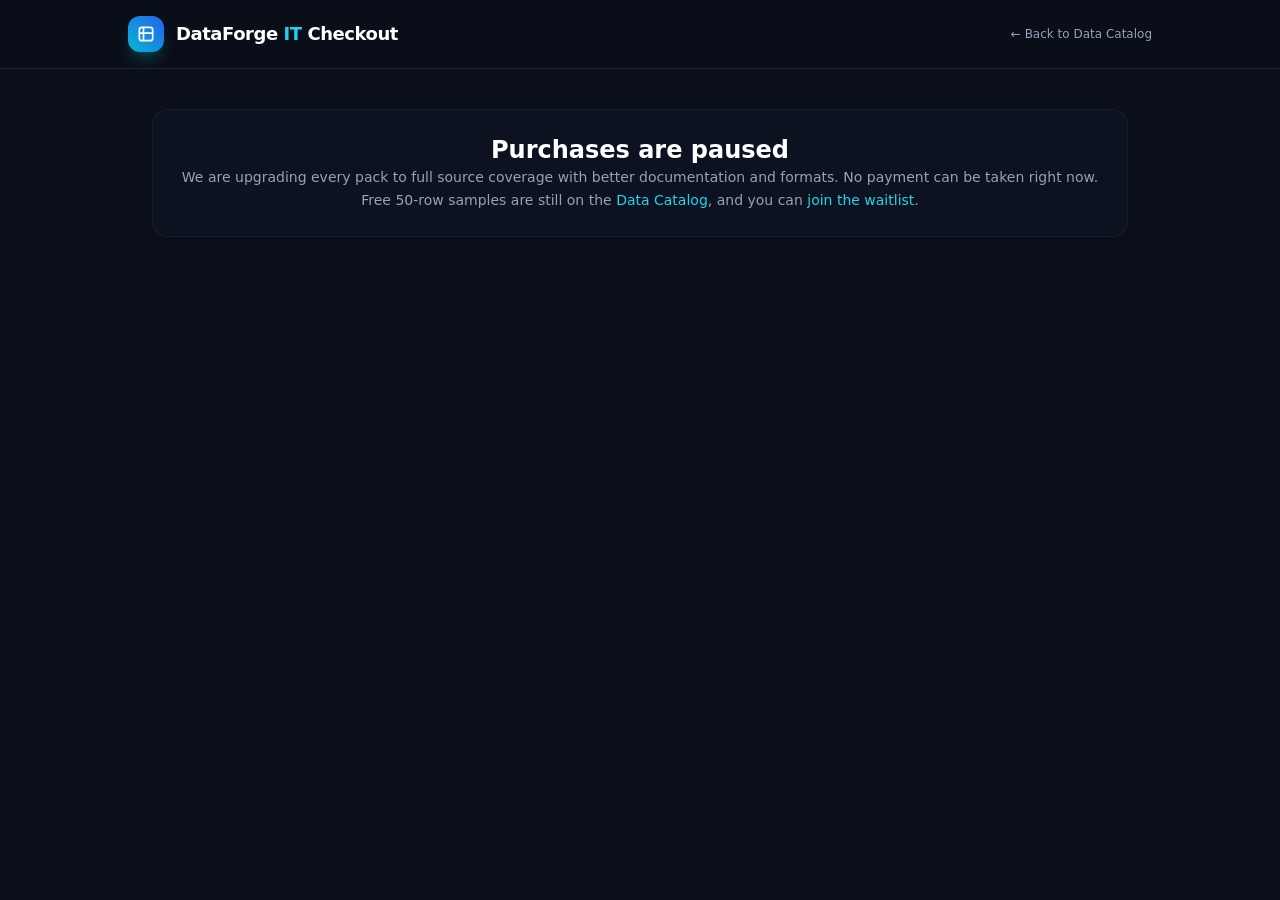
<file: checkout.html>
<!DOCTYPE html>
<html lang="en">
<head>
  <meta charset="UTF-8">
  <meta name="viewport" content="width=device-width, initial-scale=1.0">
  <title>Secure Checkout | DataForge IT Data Feeds</title>
  <link rel="stylesheet" href="site.css">
  <script src="catalog-data.js?v=20261109"></script>
  <script src="catalog-loader.js?v=20261113"></script>
  <script src="paypal-links.js?v=20261113"></script>
</head>
<body class="bg-[#0b0f19] text-slate-100 font-sans antialiased min-h-screen flex flex-col">
  <nav class="border-b border-slate-800/80 px-6 py-4 bg-[#0b0f19]/90">
    <div class="max-w-5xl mx-auto flex items-center justify-between">
      <a href="https://dataforgeit.digital" class="flex items-center gap-3 hover:opacity-90 transition-opacity">
        <div class="w-9 h-9 rounded-xl bg-gradient-to-tr from-cyan-500 to-blue-600 flex items-center justify-center shadow-lg shadow-cyan-500/25">
          <svg class="w-5 h-5 text-white" fill="none" stroke="currentColor" viewBox="0 0 24 24">
            <path stroke-linecap="round" stroke-linejoin="round" stroke-width="2" d="M4 7v10c0 2 1 3 3 3h10c2 0 3-1 3-3V7c0-2-1-3-3-3H7C5 4 4 5 4 7zm0 4h16M9 4v16"/>
          </svg>
        </div>
        <span class="text-lg font-bold tracking-tight text-white">DataForge <span class="text-cyan-400">IT</span> Checkout</span>
      </a>
      <a href="https://dataforgeit.digital/#catalog" class="text-xs text-slate-400 hover:text-cyan-400 transition-colors">&larr; Back to Data Catalog</a>
    </div>
  </nav>

  <main class="flex-1 max-w-5xl w-full mx-auto px-6 py-10">
    <div class="p-6 rounded-2xl bg-slate-900/40 border border-slate-800/60 text-center">
      <h1 class="text-2xl font-bold text-white">Purchases are paused</h1>
      <p class="mt-3 text-sm text-slate-400 leading-relaxed">We are upgrading every pack to full source coverage with better documentation and formats. No payment can be taken right now. Free 50-row samples are still on the <a href="https://dataforgeit.digital/#catalog" class="text-cyan-400 hover:underline">Data Catalog</a>, and you can <a href="https://dataforgeit.digital/#contact" class="text-cyan-400 hover:underline">join the waitlist</a>.</p>
    </div>
  </main>
  <main style="display:none" class="flex-1 max-w-5xl w-full mx-auto px-6 py-10 grid grid-cols-1 lg:grid-cols-12 gap-8">
    <!-- Left: Order Summary -->
    <div class="lg:col-span-5 bg-slate-900/80 border border-slate-800 rounded-2xl p-6 flex flex-col justify-between h-fit">
      <div>
        <div class="inline-flex items-center gap-1.5 px-2.5 py-1 rounded-full bg-emerald-500/10 border border-emerald-500/30 text-emerald-300 text-[11px] font-semibold mb-4">
          &check; New Member 10% Discount Applied
        </div>
        <div id="coCategory" class="text-xs uppercase tracking-wider text-cyan-400 font-semibold">Data Feed</div>
        <h1 id="coTitle" class="text-xl font-extrabold text-white mt-1">Loading Dataset...</h1>
        <p id="coDesc" class="text-xs text-slate-400 mt-2 leading-relaxed"></p>

        <div class="mt-6 pt-5 border-t border-slate-800 space-y-3 text-sm">
          <div class="flex justify-between items-center">
            <span class="text-slate-400">Plan Type</span>
            <select id="planSelect" onchange="updateTotal()" class="bg-slate-950 border border-slate-700 rounded-lg px-2.5 py-1 text-xs text-white font-semibold">
              <option value="monthly">12-Hourly Subscription (Monthly)</option>
              <option value="oneoff">One-Off Full Snapshot Archive</option>
            </select>
          </div>
          <div class="flex justify-between text-xs text-slate-300">
            <span>Standard Rate</span>
            <span id="coStdPrice">$327.00</span>
          </div>
          <div id="coDiscountRow" class="flex justify-between text-xs text-emerald-400 font-semibold">
            <span>New Member Discount (10% Off)</span>
            <span id="coDiscountAmt">-$33.00</span>
          </div>
          <div class="pt-3 border-t border-slate-800 flex justify-between items-baseline">
            <span class="font-bold text-white">Total Due Today (USD)</span>
            <span id="coTotalPrice" class="text-2xl font-extrabold text-cyan-400">$294.00</span>
          </div>
        </div>
      </div>

      <div class="mt-6 pt-4 border-t border-slate-800/80 text-[11px] text-slate-400 space-y-1.5">
        <div>&bull; After payment we run a fresh extract, check it for accuracy and privacy, then email it to your PayPal email address as soon as possible</div>
        <div>&bull; A monthly plan covers one month of 12-hourly updates; renew by purchasing again (no automatic charges)</div>
        <div>&bull; Refreshed every 12 hours (06:00 &amp; 18:00 Sydney time)</div>
        <div>&bull; Payments processed securely by PayPal</div>
      </div>
    </div>

    <!-- Right: Payment Gateway -->
    <div class="lg:col-span-7 bg-slate-900/80 border border-slate-800 rounded-2xl p-6 sm:p-8">
      <div class="flex items-center gap-2 mb-6">
        <button id="tabStripe" onclick="switchTab('stripe')" class="flex-1 py-2.5 px-4 rounded-xl text-xs font-bold border transition-all bg-cyan-500/20 border-cyan-500 text-cyan-300">
          Pay by Card
        </button>
        <button id="tabPaypal" onclick="switchTab('paypal')" class="flex-1 py-2.5 px-4 rounded-xl text-xs font-bold border transition-all bg-slate-800 border-slate-700 text-slate-400">
          Pay with PayPal
        </button>
      </div>

      <!-- Card Payment (processed securely by PayPal - no card details are entered on this site) -->
      <div id="stripePanel" class="space-y-5">
        <div class="p-4 rounded-xl bg-slate-950 border border-slate-800 text-xs text-slate-300 leading-relaxed">
          Pay by <strong>debit or credit card</strong> through PayPal's secure checkout. <strong>No PayPal account is needed</strong> &mdash; choose &ldquo;Pay with Debit or Credit Card&rdquo; on the next screen. Your card details are entered on PayPal only and are never seen or stored by DataForge IT.
        </div>
        <a id="cardPaypalLink" href="#" target="_blank" rel="noopener" class="block w-full text-center py-3.5 rounded-xl bg-gradient-to-r from-cyan-500 to-blue-600 hover:from-cyan-400 hover:to-blue-500 text-white font-bold text-sm shadow-lg shadow-cyan-500/25 transition-all">
          Pay by Card (Secure Checkout) &rarr;
        </a>
      </div>

      <!-- PayPal Panel -->
      <div id="paypalPanel" class="hidden space-y-5">
        <div class="p-4 rounded-xl bg-slate-950 border border-slate-800 text-xs text-slate-300 leading-relaxed">
          Click below to complete your instant checkout via <strong>PayPal Express Checkout</strong> (supports PayPal Balance, Bank, or Debit/Credit Card).
        </div>
        <a id="directPaypalLink" href="#" target="_blank" rel="noopener" class="block w-full text-center py-3.5 rounded-xl bg-[#0070ba] hover:bg-[#005ea6] text-white font-bold text-sm shadow-lg transition-all">
          Proceed to PayPal Checkout &rarr;
        </a>
      </div>

      <p class="mt-5 text-[11px] text-slate-500 leading-relaxed">By paying you agree to our <a href="terms.html" target="_blank" class="text-cyan-400 hover:underline">Terms &amp; Conditions</a> and <a href="refunds.html" target="_blank" class="text-cyan-400 hover:underline">Refund Policy</a>. Payments are handled by PayPal; see our <a href="privacy.html" target="_blank" class="text-cyan-400 hover:underline">Privacy Policy</a>.</p>

      <div id="paymentStatusBox" class="hidden mt-5 p-4 rounded-xl bg-emerald-500/15 border border-emerald-500/30 text-emerald-300 text-xs leading-relaxed"></div>
    </div>
  </main>

  <script>
    const params = new URLSearchParams(window.location.search);
    const datasetId = params.get('dataset') || 'world_universities_poi';
    const initialMethod = params.get('method') || 'stripe';
    let currentDataset = null;

    function switchTab(method) {
      const isStripe = method === 'stripe';
      document.getElementById('stripePanel').classList.toggle('hidden', !isStripe);
      document.getElementById('paypalPanel').classList.toggle('hidden', isStripe);
      document.getElementById('tabStripe').className = isStripe
        ? 'flex-1 py-2.5 px-4 rounded-xl text-xs font-bold border transition-all bg-cyan-500/20 border-cyan-500 text-cyan-300'
        : 'flex-1 py-2.5 px-4 rounded-xl text-xs font-bold border transition-all bg-slate-800 border-slate-700 text-slate-400';
      document.getElementById('tabPaypal').className = !isStripe
        ? 'flex-1 py-2.5 px-4 rounded-xl text-xs font-bold border transition-all bg-[#0070ba]/30 border-[#0070ba] text-white'
        : 'flex-1 py-2.5 px-4 rounded-xl text-xs font-bold border transition-all bg-slate-800 border-slate-700 text-slate-400';
    }

    function updateTotal() {
      if (!currentDataset) return;
      const plan = document.getElementById('planSelect').value;
      const isMonthly = plan === 'monthly';
      const std = isMonthly ? currentDataset.price_monthly_usd : currentDataset.price_oneoff_usd;
      const finalPrice = isMonthly ? (currentDataset.price_new_member_usd || std) : currentDataset.price_oneoff_usd;

      document.getElementById('coStdPrice').textContent = '$' + std + (isMonthly ? '/mo' : '');
      document.getElementById('coDiscountRow').classList.toggle('hidden', !isMonthly);
      document.getElementById('coDiscountAmt').textContent = '-$' + (std - finalPrice) + '/mo';
      document.getElementById('coTotalPrice').textContent = '$' + finalPrice + '.00';
      document.getElementById('cardPaypalLink').textContent = 'Pay $' + finalPrice + '.00 USD by Card (Secure Checkout) \u2192';

      // PayPal hosted link: the price is fixed on PayPal's side and cannot be changed in the browser.
      const payUrl = window.dataforgePayUrl ? window.dataforgePayUrl(currentDataset.id, isMonthly ? 'monthly' : 'oneoff') : null;
      document.querySelectorAll('#directPaypalLink, #cardPaypalLink').forEach(el => {
        if (payUrl) { el.href = payUrl; el.style.pointerEvents = ''; el.style.opacity = ''; }
        else { el.removeAttribute('href'); el.style.pointerEvents = 'none'; el.style.opacity = '0.4'; }
      });
      const box = document.getElementById('paymentStatusBox');
      box.classList.toggle('hidden', !!payUrl);
      if (!payUrl) box.textContent = 'Online payment for this option is not available yet. Email contact@dataforgeit.digital and we will send you a payment link.';
    }

    function showDataset() {
      const cat = window.DATAFORGE_CATALOG;
      if (cat && cat.datasets) {
        currentDataset = cat.datasets.find(d => d.id === datasetId);
        if (!currentDataset) {
          document.getElementById('coTitle').textContent = 'This dataset is no longer available';
          document.getElementById('coDesc').textContent = 'Please go back to the Data Catalog and choose a current dataset.';
          document.querySelectorAll('#directPaypalLink, #cardPaypalLink').forEach(el => { el.removeAttribute('href'); el.style.pointerEvents = 'none'; el.style.opacity = '0.4'; });
          return;
        }
        document.getElementById('coCategory').textContent = currentDataset.category;
        document.getElementById('coTitle').textContent = currentDataset.title;
        document.getElementById('coDesc').textContent = currentDataset.description;
        if (window.dataforgePayUrl && !window.dataforgePayUrl(currentDataset.id, 'monthly') && window.dataforgePayUrl(currentDataset.id, 'oneoff')) { document.getElementById('planSelect').value = 'oneoff'; }
        updateTotal();
      }
    }
    window.addEventListener('DOMContentLoaded', () => {
      showDataset();
      switchTab(initialMethod);
      if (window.loadLatestCatalog) window.loadLatestCatalog().then(updated => { if (updated) showDataset(); });
    });
  </script>
</body>
</html>
</file>
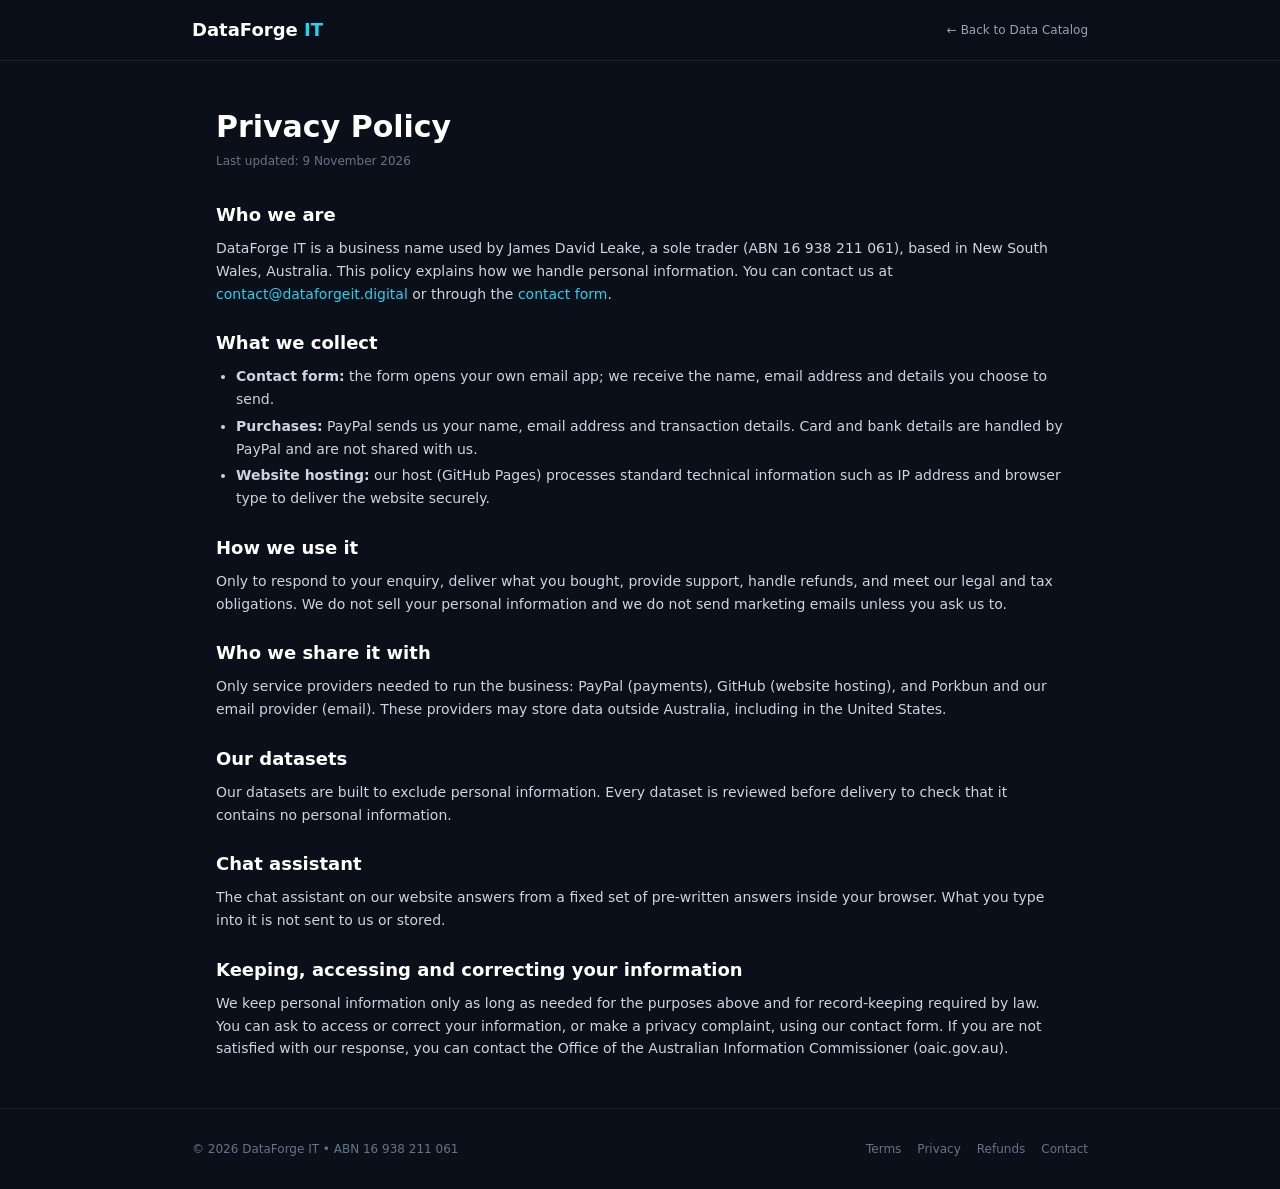
<file: privacy.html>
<!DOCTYPE html>
<html lang="en">
<head>
  <meta charset="UTF-8">
  <meta name="viewport" content="width=device-width, initial-scale=1.0">
  <title>Privacy Policy | DataForge IT</title>
  <meta name="description" content="Privacy Policy for DataForge IT (dataforgeit.digital).">
  <link rel="stylesheet" href="site.css">
</head>
<body class="bg-[#0b0f19] text-slate-100 font-sans antialiased min-h-screen flex flex-col">
  <nav class="border-b border-slate-800/80 px-6 py-4 bg-[#0b0f19]/90">
    <div class="max-w-4xl mx-auto flex items-center justify-between">
      <a href="/" class="text-lg font-bold text-white">DataForge <span class="text-cyan-400">IT</span></a>
      <a href="/#catalog" class="text-xs text-slate-400 hover:text-cyan-400">&larr; Back to Data Catalog</a>
    </div>
  </nav>
  <main class="flex-1 max-w-4xl w-full mx-auto px-6 py-12">
    <h1 class="text-3xl font-extrabold text-white">Privacy Policy</h1>
    <p class="text-xs text-slate-500 mt-2">Last updated: 9 November 2026</p>
    <div class="policy mt-8 space-y-6 text-sm text-slate-300 leading-relaxed">
      <section class="space-y-2">
        <h2 class="text-lg font-bold text-white mb-2">Who we are</h2>
        <p>DataForge IT is a business name used by James David Leake, a sole trader (ABN 16 938 211 061), based in New South Wales, Australia. This policy explains how we handle personal information. You can contact us at <a class="text-cyan-400 hover:underline" href="mailto:contact@dataforgeit.digital">contact@dataforgeit.digital</a> or through the <a class="text-cyan-400 hover:underline" href="/#contact">contact form</a>.</p>
      </section>
      <section class="space-y-2">
        <h2 class="text-lg font-bold text-white mb-2">What we collect</h2>
        <ul class="list-disc pl-5 space-y-1"><li><strong>Contact form:</strong> the form opens your own email app; we receive the name, email address and details you choose to send.</li><li><strong>Purchases:</strong> PayPal sends us your name, email address and transaction details. Card and bank details are handled by PayPal and are not shared with us.</li><li><strong>Website hosting:</strong> our host (GitHub Pages) processes standard technical information such as IP address and browser type to deliver the website securely.</li></ul>
      </section>
      <section class="space-y-2">
        <h2 class="text-lg font-bold text-white mb-2">How we use it</h2>
        <p>Only to respond to your enquiry, deliver what you bought, provide support, handle refunds, and meet our legal and tax obligations. We do not sell your personal information and we do not send marketing emails unless you ask us to.</p>
      </section>
      <section class="space-y-2">
        <h2 class="text-lg font-bold text-white mb-2">Who we share it with</h2>
        <p>Only service providers needed to run the business: PayPal (payments), GitHub (website hosting), and Porkbun and our email provider (email). These providers may store data outside Australia, including in the United States.</p>
      </section>
      <section class="space-y-2">
        <h2 class="text-lg font-bold text-white mb-2">Our datasets</h2>
        <p>Our datasets are built to exclude personal information. Every dataset is reviewed before delivery to check that it contains no personal information.</p>
      </section>
      <section class="space-y-2">
        <h2 class="text-lg font-bold text-white mb-2">Chat assistant</h2>
        <p>The chat assistant on our website answers from a fixed set of pre-written answers inside your browser. What you type into it is not sent to us or stored.</p>
      </section>
      <section class="space-y-2">
        <h2 class="text-lg font-bold text-white mb-2">Keeping, accessing and correcting your information</h2>
        <p>We keep personal information only as long as needed for the purposes above and for record-keeping required by law. You can ask to access or correct your information, or make a privacy complaint, using our contact form. If you are not satisfied with our response, you can contact the Office of the Australian Information Commissioner (oaic.gov.au).</p>
      </section>
    </div>
  </main>
  <footer class="py-8 px-6 border-t border-slate-800/60 text-slate-500 text-xs">
    <div class="max-w-4xl mx-auto flex flex-col sm:flex-row gap-3 justify-between">
      <span>&copy; 2026 DataForge IT &bull; ABN 16 938 211 061</span>
      <span class="flex gap-4"><a href="terms.html" class="hover:text-cyan-400">Terms</a><a href="privacy.html" class="hover:text-cyan-400">Privacy</a><a href="refunds.html" class="hover:text-cyan-400">Refunds</a><a href="/#contact" class="hover:text-cyan-400">Contact</a></span>
    </div>
  </footer>
</body>
</html>
</file>
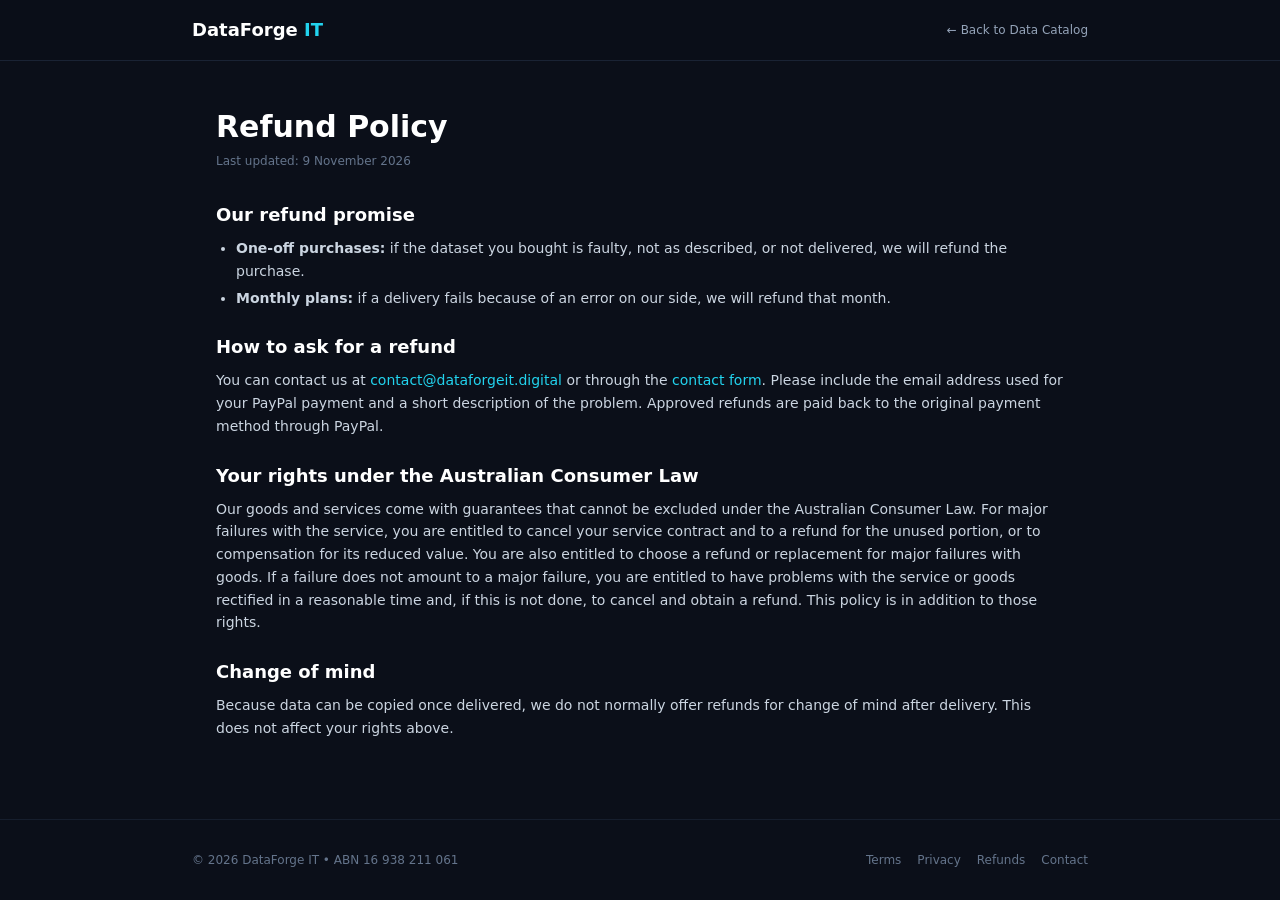
<file: refunds.html>
<!DOCTYPE html>
<html lang="en">
<head>
  <meta charset="UTF-8">
  <meta name="viewport" content="width=device-width, initial-scale=1.0">
  <title>Refund Policy | DataForge IT</title>
  <meta name="description" content="Refund Policy for DataForge IT (dataforgeit.digital).">
  <link rel="stylesheet" href="site.css">
</head>
<body class="bg-[#0b0f19] text-slate-100 font-sans antialiased min-h-screen flex flex-col">
  <nav class="border-b border-slate-800/80 px-6 py-4 bg-[#0b0f19]/90">
    <div class="max-w-4xl mx-auto flex items-center justify-between">
      <a href="/" class="text-lg font-bold text-white">DataForge <span class="text-cyan-400">IT</span></a>
      <a href="/#catalog" class="text-xs text-slate-400 hover:text-cyan-400">&larr; Back to Data Catalog</a>
    </div>
  </nav>
  <main class="flex-1 max-w-4xl w-full mx-auto px-6 py-12">
    <h1 class="text-3xl font-extrabold text-white">Refund Policy</h1>
    <p class="text-xs text-slate-500 mt-2">Last updated: 9 November 2026</p>
    <div class="policy mt-8 space-y-6 text-sm text-slate-300 leading-relaxed">
      <section class="space-y-2">
        <h2 class="text-lg font-bold text-white mb-2">Our refund promise</h2>
        <ul class="list-disc pl-5 space-y-1"><li><strong>One-off purchases:</strong> if the dataset you bought is faulty, not as described, or not delivered, we will refund the purchase.</li><li><strong>Monthly plans:</strong> if a delivery fails because of an error on our side, we will refund that month.</li></ul>
      </section>
      <section class="space-y-2">
        <h2 class="text-lg font-bold text-white mb-2">How to ask for a refund</h2>
        <p>You can contact us at <a class="text-cyan-400 hover:underline" href="mailto:contact@dataforgeit.digital">contact@dataforgeit.digital</a> or through the <a class="text-cyan-400 hover:underline" href="/#contact">contact form</a>. Please include the email address used for your PayPal payment and a short description of the problem. Approved refunds are paid back to the original payment method through PayPal.</p>
      </section>
      <section class="space-y-2">
        <h2 class="text-lg font-bold text-white mb-2">Your rights under the Australian Consumer Law</h2>
        <p>Our goods and services come with guarantees that cannot be excluded under the Australian Consumer Law. For major failures with the service, you are entitled to cancel your service contract and to a refund for the unused portion, or to compensation for its reduced value. You are also entitled to choose a refund or replacement for major failures with goods. If a failure does not amount to a major failure, you are entitled to have problems with the service or goods rectified in a reasonable time and, if this is not done, to cancel and obtain a refund. This policy is in addition to those rights.</p>
      </section>
      <section class="space-y-2">
        <h2 class="text-lg font-bold text-white mb-2">Change of mind</h2>
        <p>Because data can be copied once delivered, we do not normally offer refunds for change of mind after delivery. This does not affect your rights above.</p>
      </section>
    </div>
  </main>
  <footer class="py-8 px-6 border-t border-slate-800/60 text-slate-500 text-xs">
    <div class="max-w-4xl mx-auto flex flex-col sm:flex-row gap-3 justify-between">
      <span>&copy; 2026 DataForge IT &bull; ABN 16 938 211 061</span>
      <span class="flex gap-4"><a href="terms.html" class="hover:text-cyan-400">Terms</a><a href="privacy.html" class="hover:text-cyan-400">Privacy</a><a href="refunds.html" class="hover:text-cyan-400">Refunds</a><a href="/#contact" class="hover:text-cyan-400">Contact</a></span>
    </div>
  </footer>
</body>
</html>
</file>
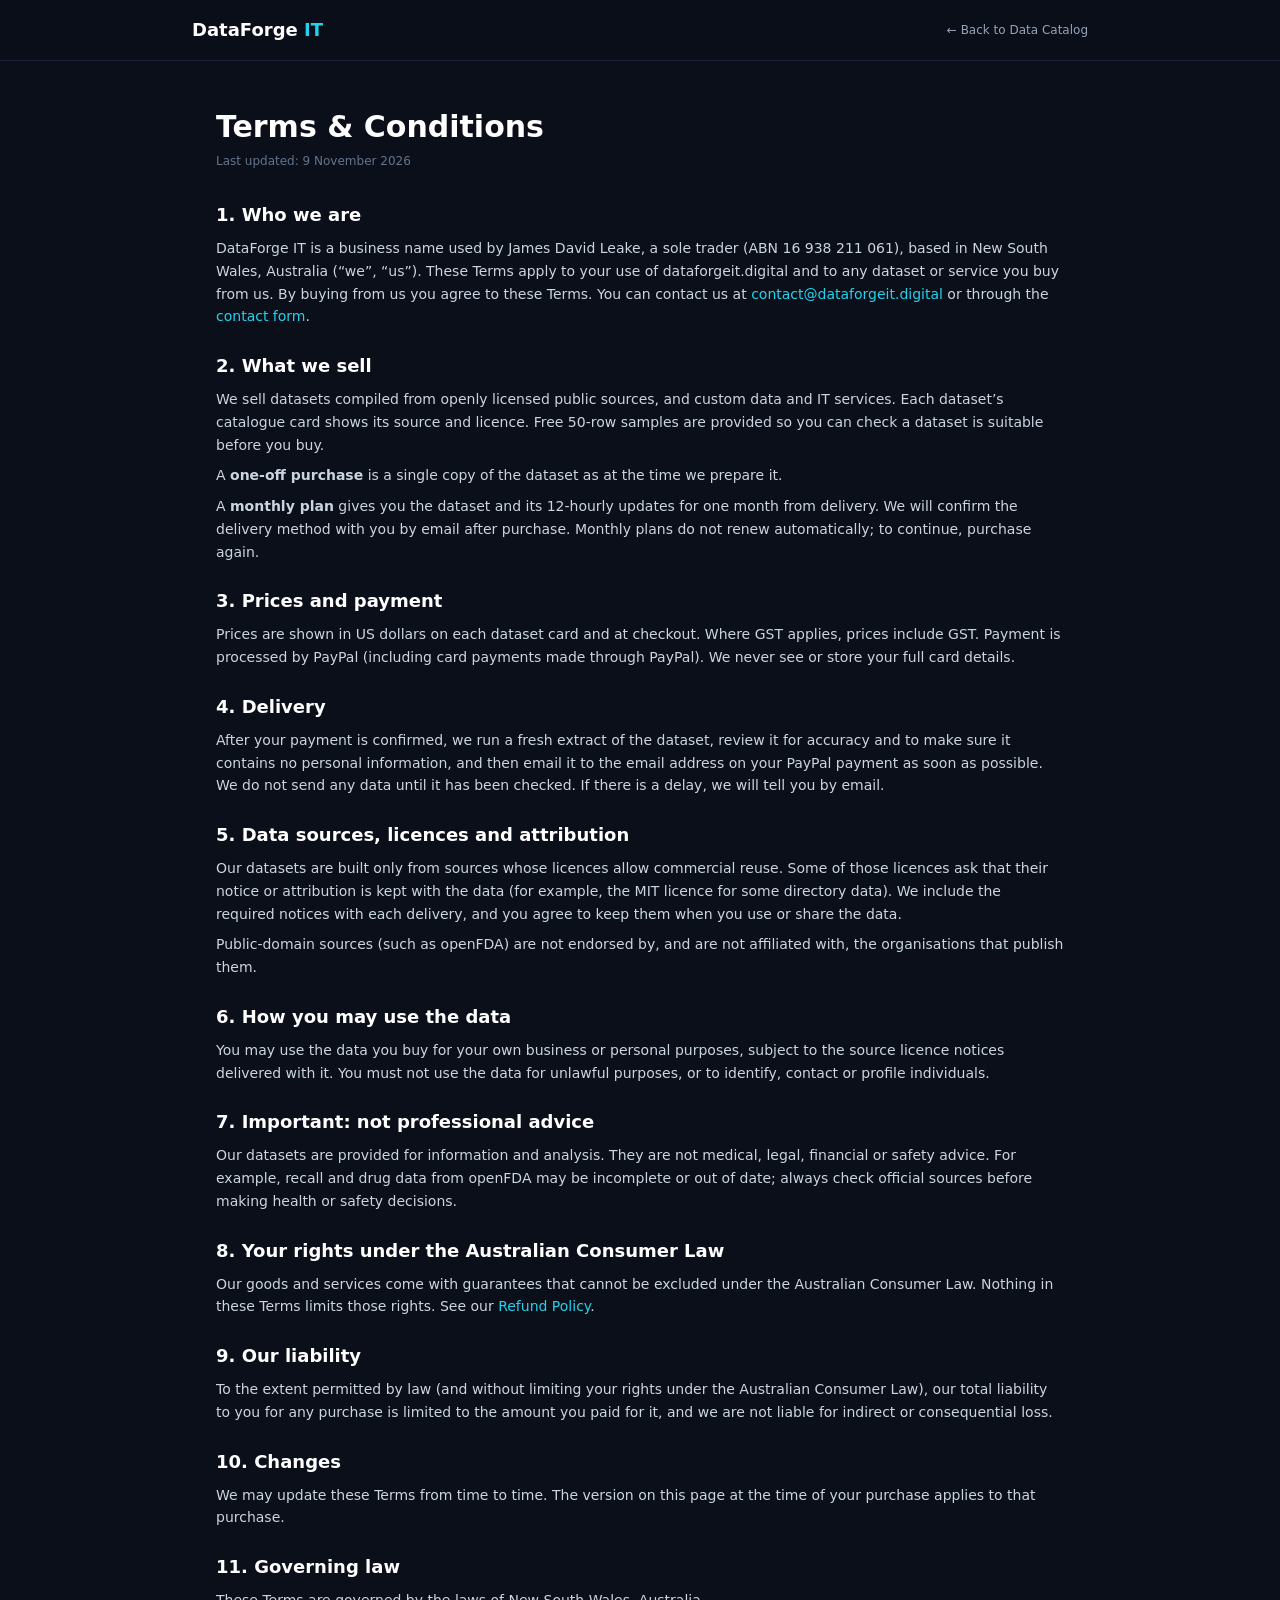
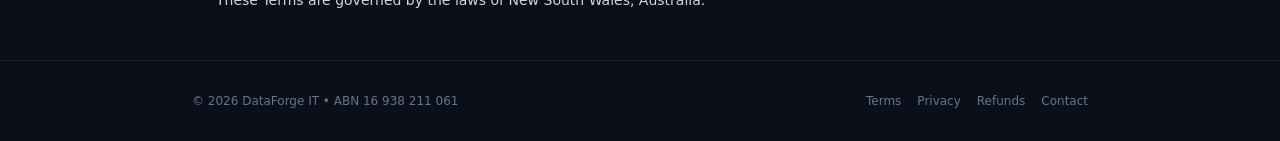
<file: terms.html>
<!DOCTYPE html>
<html lang="en">
<head>
  <meta charset="UTF-8">
  <meta name="viewport" content="width=device-width, initial-scale=1.0">
  <title>Terms &amp; Conditions | DataForge IT</title>
  <meta name="description" content="Terms &amp; Conditions for DataForge IT (dataforgeit.digital).">
  <link rel="stylesheet" href="site.css">
</head>
<body class="bg-[#0b0f19] text-slate-100 font-sans antialiased min-h-screen flex flex-col">
  <nav class="border-b border-slate-800/80 px-6 py-4 bg-[#0b0f19]/90">
    <div class="max-w-4xl mx-auto flex items-center justify-between">
      <a href="/" class="text-lg font-bold text-white">DataForge <span class="text-cyan-400">IT</span></a>
      <a href="/#catalog" class="text-xs text-slate-400 hover:text-cyan-400">&larr; Back to Data Catalog</a>
    </div>
  </nav>
  <main class="flex-1 max-w-4xl w-full mx-auto px-6 py-12">
    <h1 class="text-3xl font-extrabold text-white">Terms &amp; Conditions</h1>
    <p class="text-xs text-slate-500 mt-2">Last updated: 9 November 2026</p>
    <div class="policy mt-8 space-y-6 text-sm text-slate-300 leading-relaxed">
      <section class="space-y-2">
        <h2 class="text-lg font-bold text-white mb-2">1. Who we are</h2>
        <p>DataForge IT is a business name used by James David Leake, a sole trader (ABN 16 938 211 061), based in New South Wales, Australia (&ldquo;we&rdquo;, &ldquo;us&rdquo;). These Terms apply to your use of dataforgeit.digital and to any dataset or service you buy from us. By buying from us you agree to these Terms. You can contact us at <a class="text-cyan-400 hover:underline" href="mailto:contact@dataforgeit.digital">contact@dataforgeit.digital</a> or through the <a class="text-cyan-400 hover:underline" href="/#contact">contact form</a>.</p>
      </section>
      <section class="space-y-2">
        <h2 class="text-lg font-bold text-white mb-2">2. What we sell</h2>
        <p>We sell datasets compiled from openly licensed public sources, and custom data and IT services. Each dataset&rsquo;s catalogue card shows its source and licence. Free 50-row samples are provided so you can check a dataset is suitable before you buy.</p>
        <p>A <strong>one-off purchase</strong> is a single copy of the dataset as at the time we prepare it.</p>
        <p>A <strong>monthly plan</strong> gives you the dataset and its 12-hourly updates for one month from delivery. We will confirm the delivery method with you by email after purchase. Monthly plans do not renew automatically; to continue, purchase again.</p>
      </section>
      <section class="space-y-2">
        <h2 class="text-lg font-bold text-white mb-2">3. Prices and payment</h2>
        <p>Prices are shown in US dollars on each dataset card and at checkout. Where GST applies, prices include GST. Payment is processed by PayPal (including card payments made through PayPal). We never see or store your full card details.</p>
      </section>
      <section class="space-y-2">
        <h2 class="text-lg font-bold text-white mb-2">4. Delivery</h2>
        <p>After your payment is confirmed, we run a fresh extract of the dataset, review it for accuracy and to make sure it contains no personal information, and then email it to the email address on your PayPal payment as soon as possible. We do not send any data until it has been checked. If there is a delay, we will tell you by email.</p>
      </section>
      <section class="space-y-2">
        <h2 class="text-lg font-bold text-white mb-2">5. Data sources, licences and attribution</h2>
        <p>Our datasets are built only from sources whose licences allow commercial reuse. Some of those licences ask that their notice or attribution is kept with the data (for example, the MIT licence for some directory data). We include the required notices with each delivery, and you agree to keep them when you use or share the data.</p>
        <p>Public-domain sources (such as openFDA) are not endorsed by, and are not affiliated with, the organisations that publish them.</p>
      </section>
      <section class="space-y-2">
        <h2 class="text-lg font-bold text-white mb-2">6. How you may use the data</h2>
        <p>You may use the data you buy for your own business or personal purposes, subject to the source licence notices delivered with it. You must not use the data for unlawful purposes, or to identify, contact or profile individuals.</p>
      </section>
      <section class="space-y-2">
        <h2 class="text-lg font-bold text-white mb-2">7. Important: not professional advice</h2>
        <p>Our datasets are provided for information and analysis. They are not medical, legal, financial or safety advice. For example, recall and drug data from openFDA may be incomplete or out of date; always check official sources before making health or safety decisions.</p>
      </section>
      <section class="space-y-2">
        <h2 class="text-lg font-bold text-white mb-2">8. Your rights under the Australian Consumer Law</h2>
        <p>Our goods and services come with guarantees that cannot be excluded under the Australian Consumer Law. Nothing in these Terms limits those rights. See our <a class="text-cyan-400 hover:underline" href="refunds.html">Refund Policy</a>.</p>
      </section>
      <section class="space-y-2">
        <h2 class="text-lg font-bold text-white mb-2">9. Our liability</h2>
        <p>To the extent permitted by law (and without limiting your rights under the Australian Consumer Law), our total liability to you for any purchase is limited to the amount you paid for it, and we are not liable for indirect or consequential loss.</p>
      </section>
      <section class="space-y-2">
        <h2 class="text-lg font-bold text-white mb-2">10. Changes</h2>
        <p>We may update these Terms from time to time. The version on this page at the time of your purchase applies to that purchase.</p>
      </section>
      <section class="space-y-2">
        <h2 class="text-lg font-bold text-white mb-2">11. Governing law</h2>
        <p>These Terms are governed by the laws of New South Wales, Australia.</p>
      </section>
    </div>
  </main>
  <footer class="py-8 px-6 border-t border-slate-800/60 text-slate-500 text-xs">
    <div class="max-w-4xl mx-auto flex flex-col sm:flex-row gap-3 justify-between">
      <span>&copy; 2026 DataForge IT &bull; ABN 16 938 211 061</span>
      <span class="flex gap-4"><a href="terms.html" class="hover:text-cyan-400">Terms</a><a href="privacy.html" class="hover:text-cyan-400">Privacy</a><a href="refunds.html" class="hover:text-cyan-400">Refunds</a><a href="/#contact" class="hover:text-cyan-400">Contact</a></span>
    </div>
  </footer>
</body>
</html>
</file>
<file: site.css>
*,:after,:before{--tw-border-spacing-x:0;--tw-border-spacing-y:0;--tw-translate-x:0;--tw-translate-y:0;--tw-rotate:0;--tw-skew-x:0;--tw-skew-y:0;--tw-scale-x:1;--tw-scale-y:1;--tw-pan-x: ;--tw-pan-y: ;--tw-pinch-zoom: ;--tw-scroll-snap-strictness:proximity;--tw-gradient-from-position: ;--tw-gradient-via-position: ;--tw-gradient-to-position: ;--tw-ordinal: ;--tw-slashed-zero: ;--tw-numeric-figure: ;--tw-numeric-spacing: ;--tw-numeric-fraction: ;--tw-ring-inset: ;--tw-ring-offset-width:0px;--tw-ring-offset-color:#fff;--tw-ring-color:rgba(59,130,246,.5);--tw-ring-offset-shadow:0 0 #0000;--tw-ring-shadow:0 0 #0000;--tw-shadow:0 0 #0000;--tw-shadow-colored:0 0 #0000;--tw-blur: ;--tw-brightness: ;--tw-contrast: ;--tw-grayscale: ;--tw-hue-rotate: ;--tw-invert: ;--tw-saturate: ;--tw-sepia: ;--tw-drop-shadow: ;--tw-backdrop-blur: ;--tw-backdrop-brightness: ;--tw-backdrop-contrast: ;--tw-backdrop-grayscale: ;--tw-backdrop-hue-rotate: ;--tw-backdrop-invert: ;--tw-backdrop-opacity: ;--tw-backdrop-saturate: ;--tw-backdrop-sepia: ;--tw-contain-size: ;--tw-contain-layout: ;--tw-contain-paint: ;--tw-contain-style: }::backdrop{--tw-border-spacing-x:0;--tw-border-spacing-y:0;--tw-translate-x:0;--tw-translate-y:0;--tw-rotate:0;--tw-skew-x:0;--tw-skew-y:0;--tw-scale-x:1;--tw-scale-y:1;--tw-pan-x: ;--tw-pan-y: ;--tw-pinch-zoom: ;--tw-scroll-snap-strictness:proximity;--tw-gradient-from-position: ;--tw-gradient-via-position: ;--tw-gradient-to-position: ;--tw-ordinal: ;--tw-slashed-zero: ;--tw-numeric-figure: ;--tw-numeric-spacing: ;--tw-numeric-fraction: ;--tw-ring-inset: ;--tw-ring-offset-width:0px;--tw-ring-offset-color:#fff;--tw-ring-color:rgba(59,130,246,.5);--tw-ring-offset-shadow:0 0 #0000;--tw-ring-shadow:0 0 #0000;--tw-shadow:0 0 #0000;--tw-shadow-colored:0 0 #0000;--tw-blur: ;--tw-brightness: ;--tw-contrast: ;--tw-grayscale: ;--tw-hue-rotate: ;--tw-invert: ;--tw-saturate: ;--tw-sepia: ;--tw-drop-shadow: ;--tw-backdrop-blur: ;--tw-backdrop-brightness: ;--tw-backdrop-contrast: ;--tw-backdrop-grayscale: ;--tw-backdrop-hue-rotate: ;--tw-backdrop-invert: ;--tw-backdrop-opacity: ;--tw-backdrop-saturate: ;--tw-backdrop-sepia: ;--tw-contain-size: ;--tw-contain-layout: ;--tw-contain-paint: ;--tw-contain-style: }/*! tailwindcss v3.4.17 | MIT License | https://tailwindcss.com*/*,:after,:before{box-sizing:border-box;border:0 solid #e5e7eb}:after,:before{--tw-content:""}:host,html{line-height:1.5;-webkit-text-size-adjust:100%;-moz-tab-size:4;-o-tab-size:4;tab-size:4;font-family:ui-sans-serif,system-ui,sans-serif,Apple Color Emoji,Segoe UI Emoji,Segoe UI Symbol,Noto Color Emoji;font-feature-settings:normal;font-variation-settings:normal;-webkit-tap-highlight-color:transparent}body{margin:0;line-height:inherit}hr{height:0;color:inherit;border-top-width:1px}abbr:where([title]){-webkit-text-decoration:underline dotted;text-decoration:underline dotted}h1,h2,h3,h4,h5,h6{font-size:inherit;font-weight:inherit}a{color:inherit;text-decoration:inherit}b,strong{font-weight:bolder}code,kbd,pre,samp{font-family:ui-monospace,SFMono-Regular,Menlo,Monaco,Consolas,Liberation Mono,Courier New,monospace;font-feature-settings:normal;font-variation-settings:normal;font-size:1em}small{font-size:80%}sub,sup{font-size:75%;line-height:0;position:relative;vertical-align:baseline}sub{bottom:-.25em}sup{top:-.5em}table{text-indent:0;border-color:inherit;border-collapse:collapse}button,input,optgroup,select,textarea{font-family:inherit;font-feature-settings:inherit;font-variation-settings:inherit;font-size:100%;font-weight:inherit;line-height:inherit;letter-spacing:inherit;color:inherit;margin:0;padding:0}button,select{text-transform:none}button,input:where([type=button]),input:where([type=reset]),input:where([type=submit]){-webkit-appearance:button;background-color:transparent;background-image:none}:-moz-focusring{outline:auto}:-moz-ui-invalid{box-shadow:none}progress{vertical-align:baseline}::-webkit-inner-spin-button,::-webkit-outer-spin-button{height:auto}[type=search]{-webkit-appearance:textfield;outline-offset:-2px}::-webkit-search-decoration{-webkit-appearance:none}::-webkit-file-upload-button{-webkit-appearance:button;font:inherit}summary{display:list-item}blockquote,dd,dl,figure,h1,h2,h3,h4,h5,h6,hr,p,pre{margin:0}fieldset{margin:0}fieldset,legend{padding:0}menu,ol,ul{list-style:none;margin:0;padding:0}dialog{padding:0}textarea{resize:vertical}input::-moz-placeholder,textarea::-moz-placeholder{opacity:1;color:#9ca3af}input::placeholder,textarea::placeholder{opacity:1;color:#9ca3af}[role=button],button{cursor:pointer}:disabled{cursor:default}audio,canvas,embed,iframe,img,object,svg,video{display:block;vertical-align:middle}img,video{max-width:100%;height:auto}[hidden]:where(:not([hidden=until-found])){display:none}.pointer-events-none{pointer-events:none}.visible{visibility:visible}.fixed{position:fixed}.absolute{position:absolute}.relative{position:relative}.sticky{position:sticky}.inset-0{inset:0}.-bottom-40{bottom:-10rem}.-left-40{left:-10rem}.-right-24{right:-6rem}.-right-40{right:-10rem}.-top-24{top:-6rem}.-top-40{top:-10rem}.left-1\/3{left:33.333333%}.top-0{top:0}.top-1\/3{top:33.333333%}.-z-10{z-index:-10}.z-50{z-index:50}.mx-auto{margin-left:auto;margin-right:auto}.mb-1{margin-bottom:.25rem}.mb-1\.5{margin-bottom:.375rem}.mb-10{margin-bottom:2.5rem}.mb-12{margin-bottom:3rem}.mb-16{margin-bottom:4rem}.mb-2{margin-bottom:.5rem}.mb-3{margin-bottom:.75rem}.mb-4{margin-bottom:1rem}.mb-6{margin-bottom:1.5rem}.mb-8{margin-bottom:2rem}.mt-0\.5{margin-top:.125rem}.mt-1{margin-top:.25rem}.mt-1\.5{margin-top:.375rem}.mt-10{margin-top:2.5rem}.mt-16{margin-top:4rem}.mt-2{margin-top:.5rem}.mt-4{margin-top:1rem}.mt-5{margin-top:1.25rem}.mt-6{margin-top:1.5rem}.mt-8{margin-top:2rem}.line-clamp-2{overflow:hidden;display:-webkit-box;-webkit-box-orient:vertical;-webkit-line-clamp:2}.block{display:block}.flex{display:flex}.inline-flex{display:inline-flex}.table{display:table}.grid{display:grid}.hidden{display:none}.h-10{height:2.5rem}.h-12{height:3rem}.h-2{height:.5rem}.h-2\.5{height:.625rem}.h-3\.5{height:.875rem}.h-5{height:1.25rem}.h-6{height:1.5rem}.h-80{height:20rem}.h-9{height:2.25rem}.h-96{height:24rem}.h-fit{height:-moz-fit-content;height:fit-content}.max-h-\[90vh\]{max-height:90vh}.min-h-screen{min-height:100vh}.w-10{width:2.5rem}.w-12{width:3rem}.w-2{width:.5rem}.w-2\.5{width:.625rem}.w-3\.5{width:.875rem}.w-5{width:1.25rem}.w-6{width:1.5rem}.w-80{width:20rem}.w-9{width:2.25rem}.w-96{width:24rem}.w-full{width:100%}.max-w-2xl{max-width:42rem}.max-w-3xl{max-width:48rem}.max-w-4xl{max-width:56rem}.max-w-5xl{max-width:64rem}.max-w-7xl{max-width:80rem}.max-w-xl{max-width:36rem}.max-w-xs{max-width:20rem}.flex-1{flex:1 1 0%}.border-collapse{border-collapse:collapse}.transform{transform:translate(var(--tw-translate-x),var(--tw-translate-y)) rotate(var(--tw-rotate)) skewX(var(--tw-skew-x)) skewY(var(--tw-skew-y)) scaleX(var(--tw-scale-x)) scaleY(var(--tw-scale-y))}@keyframes ping{75%,to{transform:scale(2);opacity:0}}.animate-ping{animation:ping 1s cubic-bezier(0,0,.2,1) infinite}@keyframes pulse{50%{opacity:.5}}.animate-pulse{animation:pulse 2s cubic-bezier(.4,0,.6,1) infinite}.cursor-pointer{cursor:pointer}.list-disc{list-style-type:disc}.appearance-none{-webkit-appearance:none;-moz-appearance:none;appearance:none}.grid-cols-1{grid-template-columns:repeat(1,minmax(0,1fr))}.grid-cols-2{grid-template-columns:repeat(2,minmax(0,1fr))}.grid-cols-3{grid-template-columns:repeat(3,minmax(0,1fr))}.flex-col{flex-direction:column}.flex-wrap{flex-wrap:wrap}.items-start{align-items:flex-start}.items-center{align-items:center}.items-baseline{align-items:baseline}.items-stretch{align-items:stretch}.justify-center{justify-content:center}.justify-between{justify-content:space-between}.gap-1\.5{gap:.375rem}.gap-10{gap:2.5rem}.gap-2{gap:.5rem}.gap-2\.5{gap:.625rem}.gap-3{gap:.75rem}.gap-4{gap:1rem}.gap-6{gap:1.5rem}.gap-8{gap:2rem}.gap-x-6{-moz-column-gap:1.5rem;column-gap:1.5rem}.gap-y-2{row-gap:.5rem}.space-y-1>:not([hidden])~:not([hidden]){--tw-space-y-reverse:0;margin-top:calc(.25rem*(1 - var(--tw-space-y-reverse)));margin-bottom:calc(.25rem*var(--tw-space-y-reverse))}.space-y-1\.5>:not([hidden])~:not([hidden]){--tw-space-y-reverse:0;margin-top:calc(.375rem*(1 - var(--tw-space-y-reverse)));margin-bottom:calc(.375rem*var(--tw-space-y-reverse))}.space-y-2>:not([hidden])~:not([hidden]){--tw-space-y-reverse:0;margin-top:calc(.5rem*(1 - var(--tw-space-y-reverse)));margin-bottom:calc(.5rem*var(--tw-space-y-reverse))}.space-y-3>:not([hidden])~:not([hidden]){--tw-space-y-reverse:0;margin-top:calc(.75rem*(1 - var(--tw-space-y-reverse)));margin-bottom:calc(.75rem*var(--tw-space-y-reverse))}.space-y-4>:not([hidden])~:not([hidden]){--tw-space-y-reverse:0;margin-top:calc(1rem*(1 - var(--tw-space-y-reverse)));margin-bottom:calc(1rem*var(--tw-space-y-reverse))}.space-y-5>:not([hidden])~:not([hidden]){--tw-space-y-reverse:0;margin-top:calc(1.25rem*(1 - var(--tw-space-y-reverse)));margin-bottom:calc(1.25rem*var(--tw-space-y-reverse))}.space-y-6>:not([hidden])~:not([hidden]){--tw-space-y-reverse:0;margin-top:calc(1.5rem*(1 - var(--tw-space-y-reverse)));margin-bottom:calc(1.5rem*var(--tw-space-y-reverse))}.divide-y>:not([hidden])~:not([hidden]){--tw-divide-y-reverse:0;border-top-width:calc(1px*(1 - var(--tw-divide-y-reverse)));border-bottom-width:calc(1px*var(--tw-divide-y-reverse))}.divide-slate-800\/60>:not([hidden])~:not([hidden]){border-color:rgba(30,41,59,.6)}.overflow-hidden{overflow:hidden}.overflow-x-auto{overflow-x:auto}.overflow-y-auto{overflow-y:auto}.scroll-smooth{scroll-behavior:smooth}.truncate{overflow:hidden;text-overflow:ellipsis}.truncate,.whitespace-nowrap{white-space:nowrap}.rounded{border-radius:.25rem}.rounded-2xl{border-radius:1rem}.rounded-3xl{border-radius:1.5rem}.rounded-full{border-radius:9999px}.rounded-lg{border-radius:.5rem}.rounded-md{border-radius:.375rem}.rounded-xl{border-radius:.75rem}.border{border-width:1px}.border-y{border-top-width:1px}.border-b,.border-y{border-bottom-width:1px}.border-t{border-top-width:1px}.border-\[\#0070ba\]{--tw-border-opacity:1;border-color:rgb(0 112 186/var(--tw-border-opacity,1))}.border-cyan-500{--tw-border-opacity:1;border-color:rgb(6 182 212/var(--tw-border-opacity,1))}.border-cyan-500\/20{border-color:rgba(6,182,212,.2)}.border-cyan-500\/30{border-color:rgba(6,182,212,.3)}.border-emerald-500\/20{border-color:rgba(16,185,129,.2)}.border-emerald-500\/30{border-color:rgba(16,185,129,.3)}.border-red-500\/30{border-color:rgba(239,68,68,.3)}.border-slate-700{--tw-border-opacity:1;border-color:rgb(51 65 85/var(--tw-border-opacity,1))}.border-slate-700\/80{border-color:rgba(51,65,85,.8)}.border-slate-800{--tw-border-opacity:1;border-color:rgb(30 41 59/var(--tw-border-opacity,1))}.border-slate-800\/60{border-color:rgba(30,41,59,.6)}.border-slate-800\/70{border-color:rgba(30,41,59,.7)}.border-slate-800\/80{border-color:rgba(30,41,59,.8)}.border-slate-800\/90{border-color:rgba(30,41,59,.9)}.bg-\[\#0070ba\]{--tw-bg-opacity:1;background-color:rgb(0 112 186/var(--tw-bg-opacity,1))}.bg-\[\#0070ba\]\/30{background-color:rgba(0,112,186,.3)}.bg-\[\#0b0f19\]{--tw-bg-opacity:1;background-color:rgb(11 15 25/var(--tw-bg-opacity,1))}.bg-\[\#0b0f19\]\/80{background-color:rgba(11,15,25,.8)}.bg-\[\#0b0f19\]\/90{background-color:rgba(11,15,25,.9)}.bg-\[\#0f1626\]{--tw-bg-opacity:1;background-color:rgb(15 22 38/var(--tw-bg-opacity,1))}.bg-black\/80{background-color:rgba(0,0,0,.8)}.bg-blue-400{--tw-bg-opacity:1;background-color:rgb(96 165 250/var(--tw-bg-opacity,1))}.bg-blue-500\/10{background-color:rgba(59,130,246,.1)}.bg-blue-500\/20{background-color:rgba(59,130,246,.2)}.bg-blue-600\/15{background-color:rgba(37,99,235,.15)}.bg-cyan-400{--tw-bg-opacity:1;background-color:rgb(34 211 238/var(--tw-bg-opacity,1))}.bg-cyan-500{--tw-bg-opacity:1;background-color:rgb(6 182 212/var(--tw-bg-opacity,1))}.bg-cyan-500\/10{background-color:rgba(6,182,212,.1)}.bg-cyan-500\/20{background-color:rgba(6,182,212,.2)}.bg-emerald-400{--tw-bg-opacity:1;background-color:rgb(52 211 153/var(--tw-bg-opacity,1))}.bg-emerald-500{--tw-bg-opacity:1;background-color:rgb(16 185 129/var(--tw-bg-opacity,1))}.bg-emerald-500\/10{background-color:rgba(16,185,129,.1)}.bg-emerald-500\/15{background-color:rgba(16,185,129,.15)}.bg-indigo-500\/10{background-color:rgba(99,102,241,.1)}.bg-indigo-500\/15{background-color:rgba(99,102,241,.15)}.bg-indigo-500\/20{background-color:rgba(99,102,241,.2)}.bg-purple-400{--tw-bg-opacity:1;background-color:rgb(192 132 252/var(--tw-bg-opacity,1))}.bg-purple-500\/10{background-color:rgba(168,85,247,.1)}.bg-red-400{--tw-bg-opacity:1;background-color:rgb(248 113 113/var(--tw-bg-opacity,1))}.bg-red-500\/10{background-color:rgba(239,68,68,.1)}.bg-slate-800{--tw-bg-opacity:1;background-color:rgb(30 41 59/var(--tw-bg-opacity,1))}.bg-slate-800\/80{background-color:rgba(30,41,59,.8)}.bg-slate-900{--tw-bg-opacity:1;background-color:rgb(15 23 42/var(--tw-bg-opacity,1))}.bg-slate-900\/40{background-color:rgba(15,23,42,.4)}.bg-slate-900\/60{background-color:rgba(15,23,42,.6)}.bg-slate-900\/70{background-color:rgba(15,23,42,.7)}.bg-slate-900\/80{background-color:rgba(15,23,42,.8)}.bg-slate-900\/90{background-color:rgba(15,23,42,.9)}.bg-slate-950{--tw-bg-opacity:1;background-color:rgb(2 6 23/var(--tw-bg-opacity,1))}.bg-slate-950\/60{background-color:rgba(2,6,23,.6)}.bg-slate-950\/70{background-color:rgba(2,6,23,.7)}.bg-slate-950\/80{background-color:rgba(2,6,23,.8)}.bg-slate-950\/90{background-color:rgba(2,6,23,.9)}.bg-teal-500\/10{background-color:rgba(20,184,166,.1)}.bg-teal-500\/20{background-color:rgba(20,184,166,.2)}.bg-yellow-400{--tw-bg-opacity:1;background-color:rgb(250 204 21/var(--tw-bg-opacity,1))}.bg-gradient-to-b{background-image:linear-gradient(to bottom,var(--tw-gradient-stops))}.bg-gradient-to-br{background-image:linear-gradient(to bottom right,var(--tw-gradient-stops))}.bg-gradient-to-r{background-image:linear-gradient(to right,var(--tw-gradient-stops))}.bg-gradient-to-tr{background-image:linear-gradient(to top right,var(--tw-gradient-stops))}.from-cyan-400{--tw-gradient-from:#22d3ee var(--tw-gradient-from-position);--tw-gradient-to:rgba(34,211,238,0) var(--tw-gradient-to-position);--tw-gradient-stops:var(--tw-gradient-from),var(--tw-gradient-to)}.from-cyan-500{--tw-gradient-from:#06b6d4 var(--tw-gradient-from-position);--tw-gradient-to:rgba(6,182,212,0) var(--tw-gradient-to-position);--tw-gradient-stops:var(--tw-gradient-from),var(--tw-gradient-to)}.from-emerald-500\/15{--tw-gradient-from:rgba(16,185,129,.15) var(--tw-gradient-from-position);--tw-gradient-to:rgba(16,185,129,0) var(--tw-gradient-to-position);--tw-gradient-stops:var(--tw-gradient-from),var(--tw-gradient-to)}.from-slate-900{--tw-gradient-from:#0f172a var(--tw-gradient-from-position);--tw-gradient-to:rgba(15,23,42,0) var(--tw-gradient-to-position);--tw-gradient-stops:var(--tw-gradient-from),var(--tw-gradient-to)}.from-white{--tw-gradient-from:#fff var(--tw-gradient-from-position);--tw-gradient-to:hsla(0,0%,100%,0) var(--tw-gradient-to-position);--tw-gradient-stops:var(--tw-gradient-from),var(--tw-gradient-to)}.via-cyan-500\/15{--tw-gradient-to:rgba(6,182,212,0) var(--tw-gradient-to-position);--tw-gradient-stops:var(--tw-gradient-from),rgba(6,182,212,.15) var(--tw-gradient-via-position),var(--tw-gradient-to)}.via-slate-200{--tw-gradient-to:rgba(226,232,240,0) var(--tw-gradient-to-position);--tw-gradient-stops:var(--tw-gradient-from),#e2e8f0 var(--tw-gradient-via-position),var(--tw-gradient-to)}.to-\[\#070b13\]{--tw-gradient-to:#070b13 var(--tw-gradient-to-position)}.to-blue-500{--tw-gradient-to:#3b82f6 var(--tw-gradient-to-position)}.to-blue-600{--tw-gradient-to:#2563eb var(--tw-gradient-to-position)}.to-blue-600\/15{--tw-gradient-to:rgba(37,99,235,.15) var(--tw-gradient-to-position)}.to-cyan-400{--tw-gradient-to:#22d3ee var(--tw-gradient-to-position)}.to-slate-950{--tw-gradient-to:#020617 var(--tw-gradient-to-position)}.bg-clip-text{-webkit-background-clip:text;background-clip:text}.fill-current{fill:currentColor}.p-2{padding:.5rem}.p-3{padding:.75rem}.p-4{padding:1rem}.p-5{padding:1.25rem}.p-6{padding:1.5rem}.p-8{padding:2rem}.px-1\.5{padding-left:.375rem;padding-right:.375rem}.px-2{padding-left:.5rem;padding-right:.5rem}.px-2\.5{padding-left:.625rem;padding-right:.625rem}.px-3{padding-left:.75rem;padding-right:.75rem}.px-3\.5{padding-left:.875rem;padding-right:.875rem}.px-4{padding-left:1rem;padding-right:1rem}.px-5{padding-left:1.25rem;padding-right:1.25rem}.px-6{padding-left:1.5rem;padding-right:1.5rem}.px-8{padding-left:2rem;padding-right:2rem}.py-0\.5{padding-top:.125rem;padding-bottom:.125rem}.py-1{padding-top:.25rem;padding-bottom:.25rem}.py-1\.5{padding-top:.375rem;padding-bottom:.375rem}.py-10{padding-top:2.5rem;padding-bottom:2.5rem}.py-12{padding-top:3rem;padding-bottom:3rem}.py-16{padding-top:4rem;padding-bottom:4rem}.py-2{padding-top:.5rem;padding-bottom:.5rem}.py-2\.5{padding-top:.625rem;padding-bottom:.625rem}.py-20{padding-top:5rem;padding-bottom:5rem}.py-3{padding-top:.75rem;padding-bottom:.75rem}.py-3\.5{padding-top:.875rem;padding-bottom:.875rem}.py-4{padding-top:1rem;padding-bottom:1rem}.py-8{padding-top:2rem;padding-bottom:2rem}.pb-20{padding-bottom:5rem}.pb-5{padding-bottom:1.25rem}.pb-6{padding-bottom:1.5rem}.pb-8{padding-bottom:2rem}.pl-4{padding-left:1rem}.pl-5{padding-left:1.25rem}.pr-4{padding-right:1rem}.pt-10{padding-top:2.5rem}.pt-2{padding-top:.5rem}.pt-24{padding-top:6rem}.pt-3{padding-top:.75rem}.pt-4{padding-top:1rem}.pt-5{padding-top:1.25rem}.pt-6{padding-top:1.5rem}.text-left{text-align:left}.text-center{text-align:center}.font-mono{font-family:ui-monospace,SFMono-Regular,Menlo,Monaco,Consolas,Liberation Mono,Courier New,monospace}.font-sans{font-family:ui-sans-serif,system-ui,sans-serif,Apple Color Emoji,Segoe UI Emoji,Segoe UI Symbol,Noto Color Emoji}.text-2xl{font-size:1.5rem;line-height:2rem}.text-3xl{font-size:1.875rem;line-height:2.25rem}.text-4xl{font-size:2.25rem;line-height:2.5rem}.text-5xl{font-size:3rem;line-height:1}.text-\[10px\]{font-size:10px}.text-\[11px\]{font-size:11px}.text-base{font-size:1rem;line-height:1.5rem}.text-lg{font-size:1.125rem;line-height:1.75rem}.text-sm{font-size:.875rem;line-height:1.25rem}.text-xl{font-size:1.25rem;line-height:1.75rem}.text-xs{font-size:.75rem;line-height:1rem}.font-bold{font-weight:700}.font-extrabold{font-weight:800}.font-medium{font-weight:500}.font-semibold{font-weight:600}.uppercase{text-transform:uppercase}.leading-none{line-height:1}.leading-relaxed{line-height:1.625}.leading-snug{line-height:1.375}.leading-tight{line-height:1.25}.tracking-tight{letter-spacing:-.025em}.tracking-wider{letter-spacing:.05em}.text-blue-400{--tw-text-opacity:1;color:rgb(96 165 250/var(--tw-text-opacity,1))}.text-cyan-300{--tw-text-opacity:1;color:rgb(103 232 249/var(--tw-text-opacity,1))}.text-cyan-400{--tw-text-opacity:1;color:rgb(34 211 238/var(--tw-text-opacity,1))}.text-emerald-300{--tw-text-opacity:1;color:rgb(110 231 183/var(--tw-text-opacity,1))}.text-emerald-400{--tw-text-opacity:1;color:rgb(52 211 153/var(--tw-text-opacity,1))}.text-indigo-400{--tw-text-opacity:1;color:rgb(129 140 248/var(--tw-text-opacity,1))}.text-purple-400{--tw-text-opacity:1;color:rgb(192 132 252/var(--tw-text-opacity,1))}.text-red-300{--tw-text-opacity:1;color:rgb(252 165 165/var(--tw-text-opacity,1))}.text-slate-100{--tw-text-opacity:1;color:rgb(241 245 249/var(--tw-text-opacity,1))}.text-slate-200{--tw-text-opacity:1;color:rgb(226 232 240/var(--tw-text-opacity,1))}.text-slate-300{--tw-text-opacity:1;color:rgb(203 213 225/var(--tw-text-opacity,1))}.text-slate-400{--tw-text-opacity:1;color:rgb(148 163 184/var(--tw-text-opacity,1))}.text-slate-500{--tw-text-opacity:1;color:rgb(100 116 139/var(--tw-text-opacity,1))}.text-slate-950{--tw-text-opacity:1;color:rgb(2 6 23/var(--tw-text-opacity,1))}.text-teal-400{--tw-text-opacity:1;color:rgb(45 212 191/var(--tw-text-opacity,1))}.text-transparent{color:transparent}.text-white{--tw-text-opacity:1;color:rgb(255 255 255/var(--tw-text-opacity,1))}.underline{text-decoration-line:underline}.antialiased{-webkit-font-smoothing:antialiased;-moz-osx-font-smoothing:grayscale}.accent-cyan-400{accent-color:#22d3ee}.opacity-75{opacity:.75}.shadow-2xl{--tw-shadow:0 25px 50px -12px rgba(0,0,0,.25);--tw-shadow-colored:0 25px 50px -12px var(--tw-shadow-color)}.shadow-2xl,.shadow-lg{box-shadow:var(--tw-ring-offset-shadow,0 0 #0000),var(--tw-ring-shadow,0 0 #0000),var(--tw-shadow)}.shadow-lg{--tw-shadow:0 10px 15px -3px rgba(0,0,0,.1),0 4px 6px -4px rgba(0,0,0,.1);--tw-shadow-colored:0 10px 15px -3px var(--tw-shadow-color),0 4px 6px -4px var(--tw-shadow-color)}.shadow-md{--tw-shadow:0 4px 6px -1px rgba(0,0,0,.1),0 2px 4px -2px rgba(0,0,0,.1);--tw-shadow-colored:0 4px 6px -1px var(--tw-shadow-color),0 2px 4px -2px var(--tw-shadow-color)}.shadow-md,.shadow-xl{box-shadow:var(--tw-ring-offset-shadow,0 0 #0000),var(--tw-ring-shadow,0 0 #0000),var(--tw-shadow)}.shadow-xl{--tw-shadow:0 20px 25px -5px rgba(0,0,0,.1),0 8px 10px -6px rgba(0,0,0,.1);--tw-shadow-colored:0 20px 25px -5px var(--tw-shadow-color),0 8px 10px -6px var(--tw-shadow-color)}.shadow-blue-500\/20{--tw-shadow-color:rgba(59,130,246,.2);--tw-shadow:var(--tw-shadow-colored)}.shadow-cyan-500\/15{--tw-shadow-color:rgba(6,182,212,.15);--tw-shadow:var(--tw-shadow-colored)}.shadow-cyan-500\/20{--tw-shadow-color:rgba(6,182,212,.2);--tw-shadow:var(--tw-shadow-colored)}.shadow-cyan-500\/25{--tw-shadow-color:rgba(6,182,212,.25);--tw-shadow:var(--tw-shadow-colored)}.outline-none{outline:2px solid transparent;outline-offset:2px}.outline{outline-style:solid}.blur-3xl{--tw-blur:blur(64px)}.blur-3xl,.blur-\[120px\]{filter:var(--tw-blur) var(--tw-brightness) var(--tw-contrast) var(--tw-grayscale) var(--tw-hue-rotate) var(--tw-invert) var(--tw-saturate) var(--tw-sepia) var(--tw-drop-shadow)}.blur-\[120px\]{--tw-blur:blur(120px)}.blur-\[130px\]{--tw-blur:blur(130px)}.blur-\[130px\],.blur-\[140px\]{filter:var(--tw-blur) var(--tw-brightness) var(--tw-contrast) var(--tw-grayscale) var(--tw-hue-rotate) var(--tw-invert) var(--tw-saturate) var(--tw-sepia) var(--tw-drop-shadow)}.blur-\[140px\]{--tw-blur:blur(140px)}.filter{filter:var(--tw-blur) var(--tw-brightness) var(--tw-contrast) var(--tw-grayscale) var(--tw-hue-rotate) var(--tw-invert) var(--tw-saturate) var(--tw-sepia) var(--tw-drop-shadow)}.backdrop-blur-md{--tw-backdrop-blur:blur(12px)}.backdrop-blur-md,.backdrop-blur-sm{-webkit-backdrop-filter:var(--tw-backdrop-blur) var(--tw-backdrop-brightness) var(--tw-backdrop-contrast) var(--tw-backdrop-grayscale) var(--tw-backdrop-hue-rotate) var(--tw-backdrop-invert) var(--tw-backdrop-opacity) var(--tw-backdrop-saturate) var(--tw-backdrop-sepia);backdrop-filter:var(--tw-backdrop-blur) var(--tw-backdrop-brightness) var(--tw-backdrop-contrast) var(--tw-backdrop-grayscale) var(--tw-backdrop-hue-rotate) var(--tw-backdrop-invert) var(--tw-backdrop-opacity) var(--tw-backdrop-saturate) var(--tw-backdrop-sepia)}.backdrop-blur-sm{--tw-backdrop-blur:blur(4px)}.backdrop-blur-xl{--tw-backdrop-blur:blur(24px);-webkit-backdrop-filter:var(--tw-backdrop-blur) var(--tw-backdrop-brightness) var(--tw-backdrop-contrast) var(--tw-backdrop-grayscale) var(--tw-backdrop-hue-rotate) var(--tw-backdrop-invert) var(--tw-backdrop-opacity) var(--tw-backdrop-saturate) var(--tw-backdrop-sepia);backdrop-filter:var(--tw-backdrop-blur) var(--tw-backdrop-brightness) var(--tw-backdrop-contrast) var(--tw-backdrop-grayscale) var(--tw-backdrop-hue-rotate) var(--tw-backdrop-invert) var(--tw-backdrop-opacity) var(--tw-backdrop-saturate) var(--tw-backdrop-sepia)}.transition{transition-property:color,background-color,border-color,text-decoration-color,fill,stroke,opacity,box-shadow,transform,filter,-webkit-backdrop-filter;transition-property:color,background-color,border-color,text-decoration-color,fill,stroke,opacity,box-shadow,transform,filter,backdrop-filter;transition-property:color,background-color,border-color,text-decoration-color,fill,stroke,opacity,box-shadow,transform,filter,backdrop-filter,-webkit-backdrop-filter;transition-timing-function:cubic-bezier(.4,0,.2,1);transition-duration:.15s}.transition-all{transition-property:all;transition-timing-function:cubic-bezier(.4,0,.2,1);transition-duration:.15s}.transition-colors{transition-property:color,background-color,border-color,text-decoration-color,fill,stroke;transition-timing-function:cubic-bezier(.4,0,.2,1);transition-duration:.15s}.transition-opacity{transition-property:opacity;transition-timing-function:cubic-bezier(.4,0,.2,1);transition-duration:.15s}.transition-transform{transition-property:transform;transition-timing-function:cubic-bezier(.4,0,.2,1);transition-duration:.15s}.duration-300{transition-duration:.3s}.ease-in-out{transition-timing-function:cubic-bezier(.4,0,.2,1)}.selection\:bg-cyan-500 ::-moz-selection{--tw-bg-opacity:1;background-color:rgb(6 182 212/var(--tw-bg-opacity,1))}.selection\:bg-cyan-500 ::selection{--tw-bg-opacity:1;background-color:rgb(6 182 212/var(--tw-bg-opacity,1))}.selection\:text-white ::-moz-selection{--tw-text-opacity:1;color:rgb(255 255 255/var(--tw-text-opacity,1))}.selection\:text-white ::selection{--tw-text-opacity:1;color:rgb(255 255 255/var(--tw-text-opacity,1))}.selection\:bg-cyan-500::-moz-selection{--tw-bg-opacity:1;background-color:rgb(6 182 212/var(--tw-bg-opacity,1))}.selection\:bg-cyan-500::selection{--tw-bg-opacity:1;background-color:rgb(6 182 212/var(--tw-bg-opacity,1))}.selection\:text-white::-moz-selection{--tw-text-opacity:1;color:rgb(255 255 255/var(--tw-text-opacity,1))}.selection\:text-white::selection{--tw-text-opacity:1;color:rgb(255 255 255/var(--tw-text-opacity,1))}.hover\:-translate-y-0\.5:hover{--tw-translate-y:-0.125rem;transform:translate(var(--tw-translate-x),var(--tw-translate-y)) rotate(var(--tw-rotate)) skewX(var(--tw-skew-x)) skewY(var(--tw-skew-y)) scaleX(var(--tw-scale-x)) scaleY(var(--tw-scale-y))}.hover\:border-cyan-500\/50:hover{border-color:rgba(6,182,212,.5)}.hover\:bg-\[\#003087\]:hover{--tw-bg-opacity:1;background-color:rgb(0 48 135/var(--tw-bg-opacity,1))}.hover\:bg-\[\#005ea6\]:hover{--tw-bg-opacity:1;background-color:rgb(0 94 166/var(--tw-bg-opacity,1))}.hover\:bg-slate-700:hover{--tw-bg-opacity:1;background-color:rgb(51 65 85/var(--tw-bg-opacity,1))}.hover\:bg-slate-800:hover{--tw-bg-opacity:1;background-color:rgb(30 41 59/var(--tw-bg-opacity,1))}.hover\:bg-slate-900\/60:hover{background-color:rgba(15,23,42,.6)}.hover\:from-cyan-400:hover{--tw-gradient-from:#22d3ee var(--tw-gradient-from-position);--tw-gradient-to:rgba(34,211,238,0) var(--tw-gradient-to-position);--tw-gradient-stops:var(--tw-gradient-from),var(--tw-gradient-to)}.hover\:to-blue-500:hover{--tw-gradient-to:#3b82f6 var(--tw-gradient-to-position)}.hover\:text-cyan-300:hover{--tw-text-opacity:1;color:rgb(103 232 249/var(--tw-text-opacity,1))}.hover\:text-cyan-400:hover{--tw-text-opacity:1;color:rgb(34 211 238/var(--tw-text-opacity,1))}.hover\:text-white:hover{--tw-text-opacity:1;color:rgb(255 255 255/var(--tw-text-opacity,1))}.hover\:underline:hover{text-decoration-line:underline}.hover\:opacity-90:hover{opacity:.9}.hover\:shadow-xl:hover{--tw-shadow:0 20px 25px -5px rgba(0,0,0,.1),0 8px 10px -6px rgba(0,0,0,.1);--tw-shadow-colored:0 20px 25px -5px var(--tw-shadow-color),0 8px 10px -6px var(--tw-shadow-color);box-shadow:var(--tw-ring-offset-shadow,0 0 #0000),var(--tw-ring-shadow,0 0 #0000),var(--tw-shadow)}.hover\:shadow-cyan-500\/10:hover{--tw-shadow-color:rgba(6,182,212,.1);--tw-shadow:var(--tw-shadow-colored)}.focus\:border-cyan-400:focus{--tw-border-opacity:1;border-color:rgb(34 211 238/var(--tw-border-opacity,1))}.focus\:border-cyan-500:focus{--tw-border-opacity:1;border-color:rgb(6 182 212/var(--tw-border-opacity,1))}.group:hover .group-hover\:scale-110{--tw-scale-x:1.1;--tw-scale-y:1.1;transform:translate(var(--tw-translate-x),var(--tw-translate-y)) rotate(var(--tw-rotate)) skewX(var(--tw-skew-x)) skewY(var(--tw-skew-y)) scaleX(var(--tw-scale-x)) scaleY(var(--tw-scale-y))}.group:hover .group-hover\:text-cyan-400{--tw-text-opacity:1;color:rgb(34 211 238/var(--tw-text-opacity,1))}@media (min-width:640px){.sm\:w-72{width:18rem}.sm\:w-auto{width:auto}.sm\:flex-initial{flex:0 1 auto}.sm\:grid-cols-2{grid-template-columns:repeat(2,minmax(0,1fr))}.sm\:grid-cols-4{grid-template-columns:repeat(4,minmax(0,1fr))}.sm\:flex-row{flex-direction:row}.sm\:items-center{align-items:center}.sm\:gap-12{gap:3rem}.sm\:p-10{padding:2.5rem}.sm\:p-12{padding:3rem}.sm\:p-8{padding:2rem}.sm\:text-4xl{font-size:2.25rem;line-height:2.5rem}.sm\:text-6xl{font-size:3.75rem;line-height:1}.sm\:text-base{font-size:1rem;line-height:1.5rem}.sm\:text-sm{font-size:.875rem;line-height:1.25rem}.sm\:text-xl{font-size:1.25rem;line-height:1.75rem}.sm\:leading-tight{line-height:1.25}}@media (min-width:768px){.md\:flex{display:flex}.md\:grid-cols-2{grid-template-columns:repeat(2,minmax(0,1fr))}.md\:grid-cols-4{grid-template-columns:repeat(4,minmax(0,1fr))}}@media (min-width:1024px){.lg\:col-span-5{grid-column:span 5/span 5}.lg\:col-span-7{grid-column:span 7/span 7}.lg\:grid-cols-12{grid-template-columns:repeat(12,minmax(0,1fr))}.lg\:grid-cols-3{grid-template-columns:repeat(3,minmax(0,1fr))}.lg\:grid-cols-4{grid-template-columns:repeat(4,minmax(0,1fr))}.lg\:flex-row{flex-direction:row}.lg\:items-end{align-items:flex-end}}
</file>
